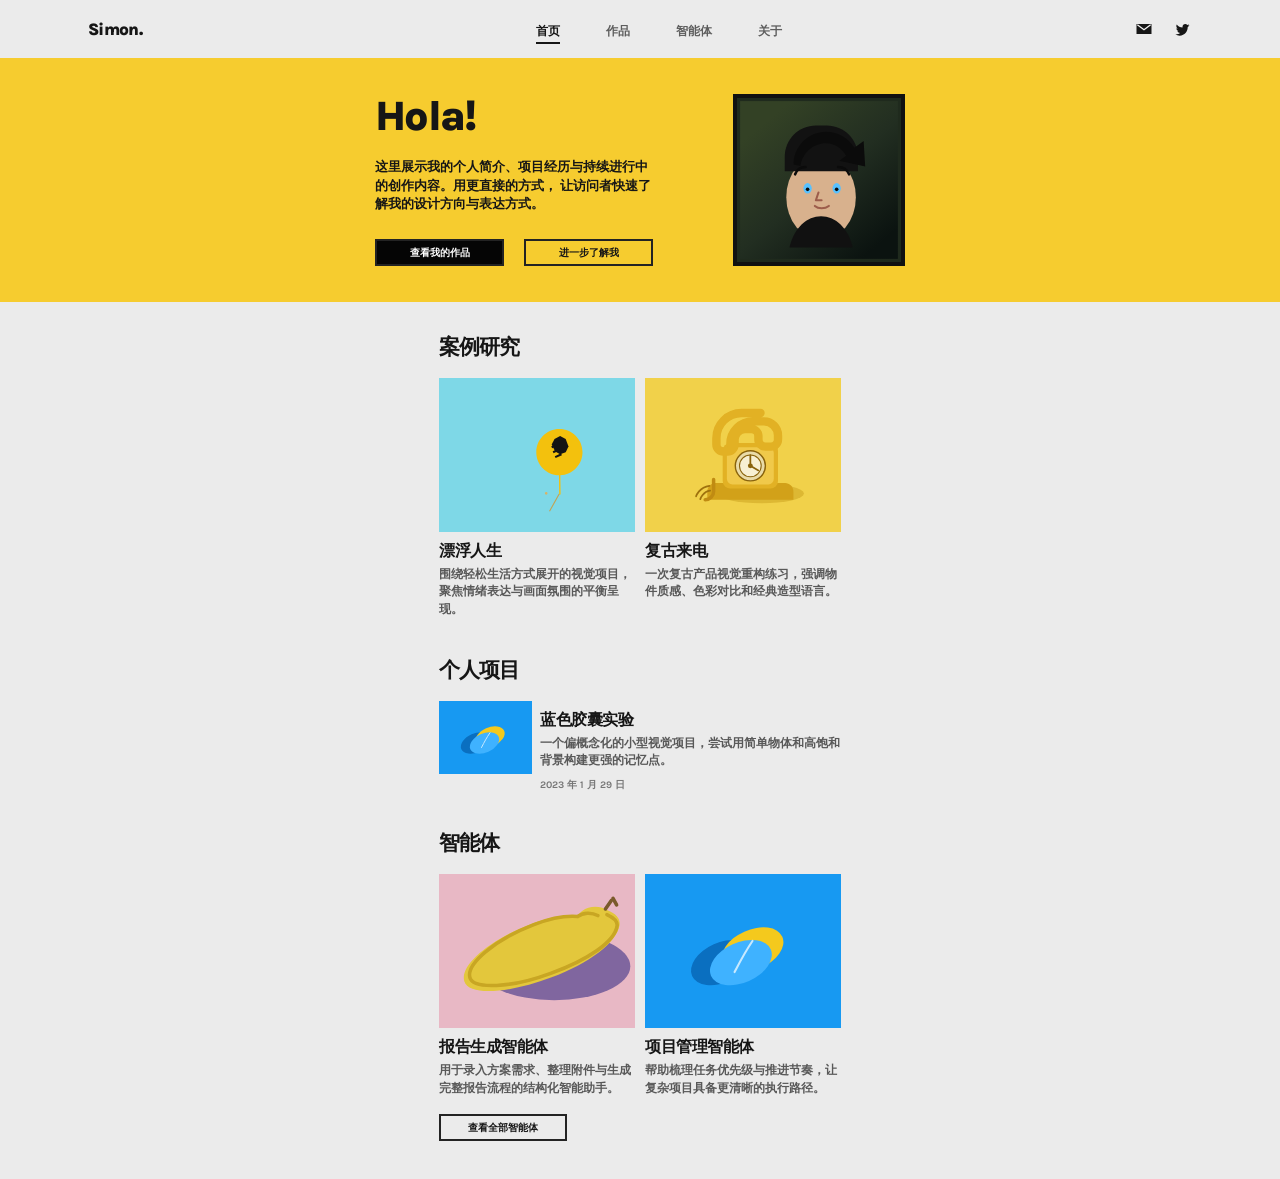
<file: index.html>
<!DOCTYPE html>
<html lang="zh-CN">
  <head>
    <meta charset="UTF-8" />
    <meta name="viewport" content="width=device-width, initial-scale=1.0" />
    <title>Simon. | 首页</title>
    <link rel="preconnect" href="https://fonts.googleapis.com" />
    <link rel="preconnect" href="https://fonts.gstatic.com" crossorigin />
    <link
      href="https://fonts.googleapis.com/css2?family=Karla:wght@400;700;800&display=swap"
      rel="stylesheet"
    />
    <link rel="stylesheet" href="./styles.css" />
  </head>
  <body>
    <div class="page-shell">
      <header class="topbar topbar-tall">
        <a class="brand" href="./index.html">Simon.</a>
        <nav class="main-nav" aria-label="主导航">
          <a class="active" href="./index.html">首页</a>
          <a href="./work.html">作品</a>
          <a href="./agent.html">智能体</a>
          <a href="./about.html">关于</a>
        </nav>
        <div class="social-shortcuts" aria-label="社交链接">
          <a href="#" aria-label="邮箱">
            <svg viewBox="0 0 24 24" aria-hidden="true">
              <path d="M3 6h18v12H3z" fill="currentColor"></path>
              <path d="M4 7l8 6 8-6" fill="none" stroke="#f3f3f3" stroke-width="1.5"></path>
            </svg>
          </a>
          <a href="#" aria-label="推特">
            <svg viewBox="0 0 24 24" aria-hidden="true">
              <path
                d="M21 7.4c-.6.3-1.3.5-2 .6.7-.4 1.2-1 1.5-1.8-.7.4-1.4.7-2.1.9A3.4 3.4 0 0 0 16 6c-1.9 0-3.4 1.6-3.4 3.5 0 .3 0 .5.1.8-2.8-.1-5.4-1.5-7-3.7-.3.5-.5 1.1-.5 1.8 0 1.2.6 2.3 1.6 3-.6 0-1.1-.2-1.6-.4 0 1.7 1.2 3.1 2.8 3.4-.3.1-.6.1-.9.1-.2 0-.4 0-.6-.1.4 1.4 1.8 2.4 3.3 2.4A6.8 6.8 0 0 1 4 18.2 9.5 9.5 0 0 0 9.2 20c6.2 0 9.6-5.2 9.6-9.7v-.4c.6-.5 1.2-1.1 1.7-1.8Z"
                fill="currentColor"
              ></path>
            </svg>
          </a>
        </div>
      </header>

      <main>
        <section class="hero">
          <div class="hero-inner">
            <div class="hero-copy">
              <h1>Hola!</h1>
              <p>
                这里展示我的个人简介、项目经历与持续进行中的创作内容。用更直接的方式，
                让访问者快速了解我的设计方向与表达方式。
              </p>
              <div class="hero-actions">
                <a class="btn btn-dark" href="./work.html">查看我的作品</a>
                <a class="btn btn-outline" href="./about.html">进一步了解我</a>
              </div>
            </div>
            <div class="hero-photo">
              <img src="./assets/profile-portrait.svg" alt="Simon ZHANG 头像" />
            </div>
          </div>
        </section>

        <section class="content-section" id="about">
          <div class="content-wrap">
            <section class="section-block">
              <h2>案例研究</h2>
              <div class="case-grid">
                <article class="case-card">
                  <a href="./work.html">
                    <img src="./assets/float-life.svg" alt="漂浮人生" />
                    <h3>漂浮人生</h3>
                    <p>围绕轻松生活方式展开的视觉项目，聚焦情绪表达与画面氛围的平衡呈现。</p>
                  </a>
                </article>
                <article class="case-card">
                  <a href="./work.html">
                    <img src="./assets/retro-call.svg" alt="复古来电" />
                    <h3>复古来电</h3>
                    <p>一次复古产品视觉重构练习，强调物件质感、色彩对比和经典造型语言。</p>
                  </a>
                </article>
              </div>
            </section>

            <section class="section-block">
              <h2>个人项目</h2>
              <article class="media-row">
                <img src="./assets/pills.svg" alt="蓝色胶囊实验" />
                <div>
                  <h3>蓝色胶囊实验</h3>
                  <p>
                    一个偏概念化的小型视觉项目，尝试用简单物体和高饱和背景构建更强的记忆点。
                  </p>
                  <time datetime="2023-01-29">2023 年 1 月 29 日</time>
                </div>
              </article>
            </section>

            <section class="section-block" id="recent-writing">
              <h2>智能体</h2>
              <div class="case-grid">
                <article class="case-card">
                  <a href="./report-list.html">
                    <img src="./assets/banana.svg" alt="报告生成智能体" />
                    <h3>报告生成智能体</h3>
                    <p>用于录入方案需求、整理附件与生成完整报告流程的结构化智能助手。</p>
                  </a>
                </article>
                <article class="case-card">
                  <a href="./agent.html">
                    <img src="./assets/pills.svg" alt="项目管理智能体" />
                    <h3>项目管理智能体</h3>
                    <p>帮助梳理任务优先级与推进节奏，让复杂项目具备更清晰的执行路径。</p>
                  </a>
                </article>
              </div>
              <a class="btn btn-outline posts-btn" href="./agent.html">查看全部智能体</a>
            </section>
          </div>
        </section>
      </main>
    </div>
  </body>
</html>
</file>
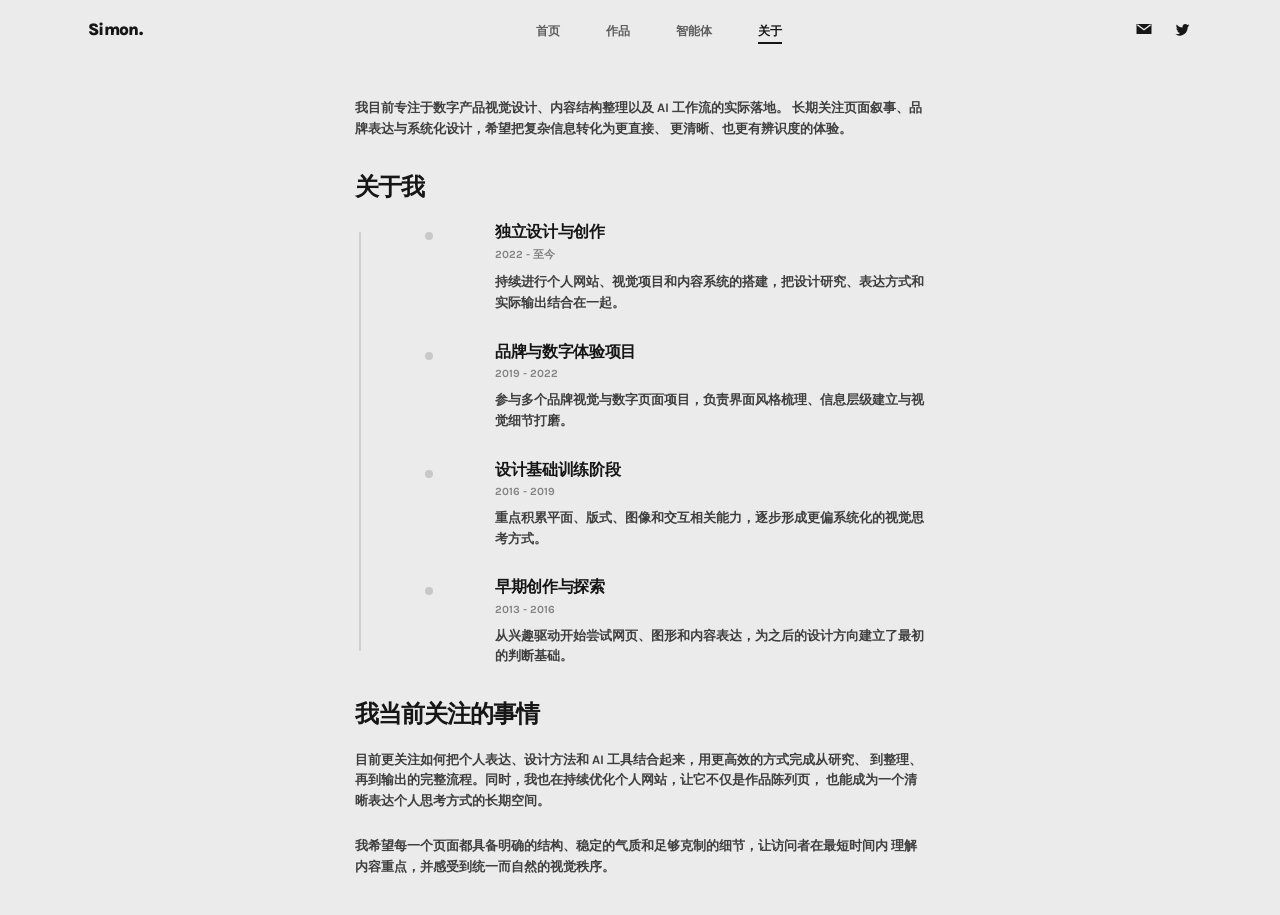
<file: about.html>
<!DOCTYPE html>
<html lang="zh-CN">
  <head>
    <meta charset="UTF-8" />
    <meta name="viewport" content="width=device-width, initial-scale=1.0" />
    <title>Simon. | 关于</title>
    <link rel="preconnect" href="https://fonts.googleapis.com" />
    <link rel="preconnect" href="https://fonts.gstatic.com" crossorigin />
    <link
      href="https://fonts.googleapis.com/css2?family=Karla:wght@400;700;800&display=swap"
      rel="stylesheet"
    />
    <link rel="stylesheet" href="./styles.css" />
  </head>
  <body>
    <div class="page-shell about-page">
      <header class="topbar topbar-tall">
        <a class="brand" href="./index.html">Simon.</a>
        <nav class="main-nav" aria-label="主导航">
          <a href="./index.html">首页</a>
          <a href="./work.html">作品</a>
          <a href="./agent.html">智能体</a>
          <a class="active" href="./about.html">关于</a>
        </nav>
        <div class="social-shortcuts" aria-label="社交链接">
          <a href="#" aria-label="邮箱">
            <svg viewBox="0 0 24 24" aria-hidden="true">
              <path d="M3 6h18v12H3z" fill="currentColor"></path>
              <path d="M4 7l8 6 8-6" fill="none" stroke="#f3f3f3" stroke-width="1.5"></path>
            </svg>
          </a>
          <a href="#" aria-label="推特">
            <svg viewBox="0 0 24 24" aria-hidden="true">
              <path
                d="M21 7.4c-.6.3-1.3.5-2 .6.7-.4 1.2-1 1.5-1.8-.7.4-1.4.7-2.1.9A3.4 3.4 0 0 0 16 6c-1.9 0-3.4 1.6-3.4 3.5 0 .3 0 .5.1.8-2.8-.1-5.4-1.5-7-3.7-.3.5-.5 1.1-.5 1.8 0 1.2.6 2.3 1.6 3-.6 0-1.1-.2-1.6-.4 0 1.7 1.2 3.1 2.8 3.4-.3.1-.6.1-.9.1-.2 0-.4 0-.6-.1.4 1.4 1.8 2.4 3.3 2.4A6.8 6.8 0 0 1 4 18.2 9.5 9.5 0 0 0 9.2 20c6.2 0 9.6-5.2 9.6-9.7v-.4c.6-.5 1.2-1.1 1.7-1.8Z"
                fill="currentColor"
              ></path>
            </svg>
          </a>
        </div>
      </header>

      <main class="content-section">
        <div class="about-wrap">
          <section class="about-intro">
            <p>
              我目前专注于数字产品视觉设计、内容结构整理以及 AI 工作流的实际落地。
              长期关注页面叙事、品牌表达与系统化设计，希望把复杂信息转化为更直接、
              更清晰、也更有辨识度的体验。
            </p>
          </section>

          <section class="about-section">
            <h1>关于我</h1>
            <div class="timeline">
              <article class="timeline-item">
                <div class="timeline-marker"></div>
                <div class="timeline-content">
                  <h3>独立设计与创作</h3>
                  <span>2022 - 至今</span>
                  <p>
                    持续进行个人网站、视觉项目和内容系统的搭建，把设计研究、表达方式和实际输出结合在一起。
                  </p>
                </div>
              </article>
              <article class="timeline-item">
                <div class="timeline-marker"></div>
                <div class="timeline-content">
                  <h3>品牌与数字体验项目</h3>
                  <span>2019 - 2022</span>
                  <p>
                    参与多个品牌视觉与数字页面项目，负责界面风格梳理、信息层级建立与视觉细节打磨。
                  </p>
                </div>
              </article>
              <article class="timeline-item">
                <div class="timeline-marker"></div>
                <div class="timeline-content">
                  <h3>设计基础训练阶段</h3>
                  <span>2016 - 2019</span>
                  <p>
                    重点积累平面、版式、图像和交互相关能力，逐步形成更偏系统化的视觉思考方式。
                  </p>
                </div>
              </article>
              <article class="timeline-item">
                <div class="timeline-marker"></div>
                <div class="timeline-content">
                  <h3>早期创作与探索</h3>
                  <span>2013 - 2016</span>
                  <p>
                    从兴趣驱动开始尝试网页、图形和内容表达，为之后的设计方向建立了最初的判断基础。
                  </p>
                </div>
              </article>
            </div>
          </section>

          <section class="about-section">
            <h2>我当前关注的事情</h2>
            <p>
              目前更关注如何把个人表达、设计方法和 AI 工具结合起来，用更高效的方式完成从研究、
              到整理、再到输出的完整流程。同时，我也在持续优化个人网站，让它不仅是作品陈列页，
              也能成为一个清晰表达个人思考方式的长期空间。
            </p>
            <p>
              我希望每一个页面都具备明确的结构、稳定的气质和足够克制的细节，让访问者在最短时间内
              理解内容重点，并感受到统一而自然的视觉秩序。
            </p>
          </section>
        </div>
      </main>
    </div>
  </body>
</html>
</file>
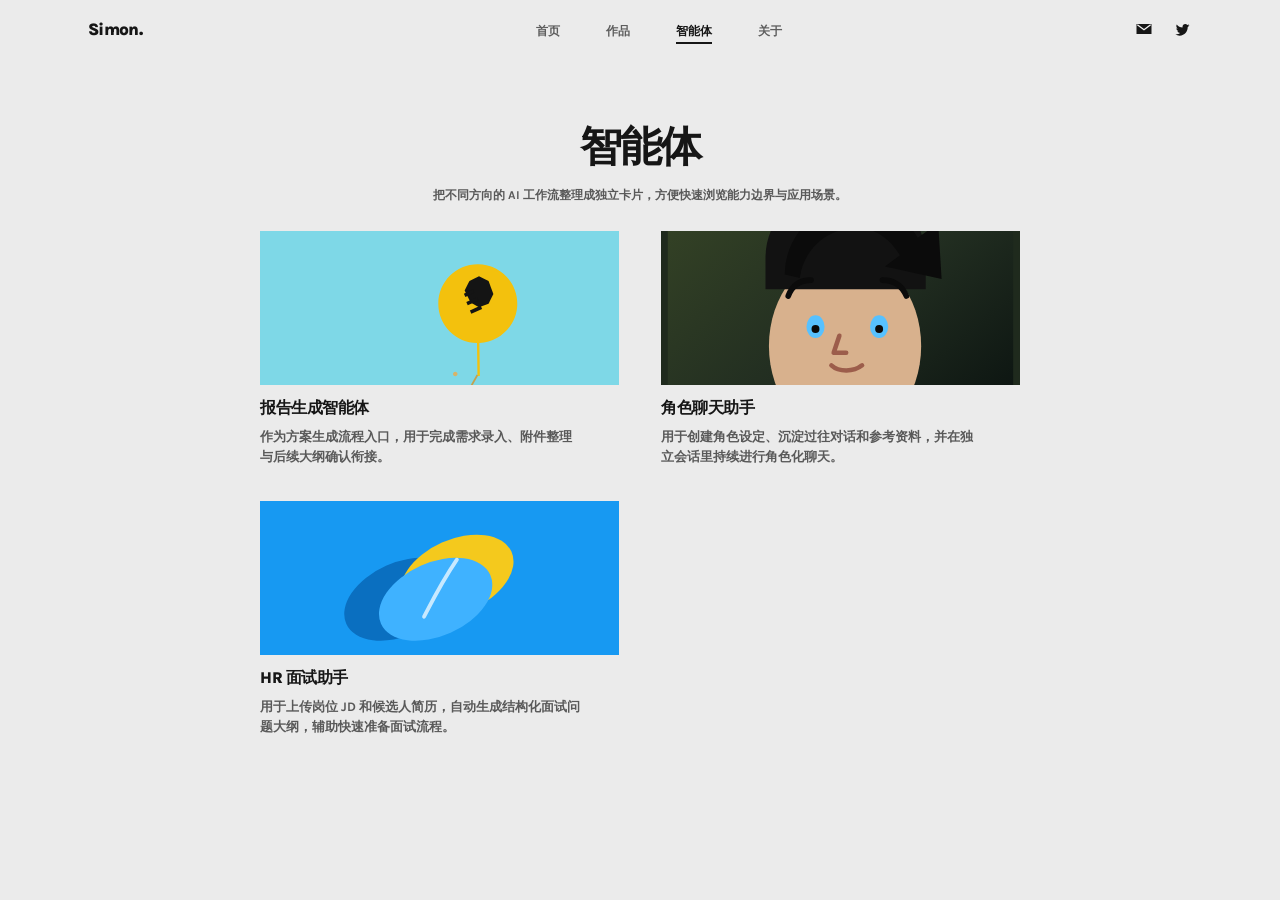
<file: agent.html>
<!DOCTYPE html>
<html lang="zh-CN">
  <head>
    <meta charset="UTF-8" />
    <meta name="viewport" content="width=device-width, initial-scale=1.0" />
    <title>Simon. | 智能体</title>
    <link rel="preconnect" href="https://fonts.googleapis.com" />
    <link rel="preconnect" href="https://fonts.gstatic.com" crossorigin />
    <link
      href="https://fonts.googleapis.com/css2?family=Karla:wght@400;700;800&display=swap"
      rel="stylesheet"
    />
    <link rel="stylesheet" href="./styles.css" />
  </head>
  <body>
    <div class="page-shell work-page agent-page">
      <header class="topbar topbar-tall">
        <a class="brand" href="./index.html">Simon.</a>
        <nav class="main-nav" aria-label="主导航">
          <a href="./index.html">首页</a>
          <a href="./work.html">作品</a>
          <a class="active" href="./agent.html">智能体</a>
          <a href="./about.html">关于</a>
        </nav>
        <div class="social-shortcuts" aria-label="社交链接">
          <a href="#" aria-label="邮箱">
            <svg viewBox="0 0 24 24" aria-hidden="true">
              <path d="M3 6h18v12H3z" fill="currentColor"></path>
              <path d="M4 7l8 6 8-6" fill="none" stroke="#f3f3f3" stroke-width="1.5"></path>
            </svg>
          </a>
          <a href="#" aria-label="推特">
            <svg viewBox="0 0 24 24" aria-hidden="true">
              <path
                d="M21 7.4c-.6.3-1.3.5-2 .6.7-.4 1.2-1 1.5-1.8-.7.4-1.4.7-2.1.9A3.4 3.4 0 0 0 16 6c-1.9 0-3.4 1.6-3.4 3.5 0 .3 0 .5.1.8-2.8-.1-5.4-1.5-7-3.7-.3.5-.5 1.1-.5 1.8 0 1.2.6 2.3 1.6 3-.6 0-1.1-.2-1.6-.4 0 1.7 1.2 3.1 2.8 3.4-.3.1-.6.1-.9.1-.2 0-.4 0-.6-.1.4 1.4 1.8 2.4 3.3 2.4A6.8 6.8 0 0 1 4 18.2 9.5 9.5 0 0 0 9.2 20c6.2 0 9.6-5.2 9.6-9.7v-.4c.6-.5 1.2-1.1 1.7-1.8Z"
                fill="currentColor"
              ></path>
            </svg>
          </a>
        </div>
      </header>

      <main class="content-section">
        <div class="content-wrap">
          <section class="page-intro">
            <h1>智能体</h1>
            <p>把不同方向的 AI 工作流整理成独立卡片，方便快速浏览能力边界与应用场景。</p>
          </section>

          <section class="section-block">
            <div class="case-grid">
              <article class="case-card">
                <a href="./report-list.html">
                  <img src="./assets/float-life.svg" alt="报告生成智能体" />
                  <h3>报告生成智能体</h3>
                  <p>作为方案生成流程入口，用于完成需求录入、附件整理与后续大纲确认衔接。</p>
                </a>
              </article>
              <article class="case-card">
                <a href="./role-chat.html">
                  <img src="./assets/profile-portrait.svg" alt="角色聊天助手" />
                  <h3>角色聊天助手</h3>
                  <p>用于创建角色设定、沉淀过往对话和参考资料，并在独立会话里持续进行角色化聊天。</p>
                </a>
              </article>
              <article class="case-card">
                <a href="./hr-interview.html">
                  <img src="./assets/pills.svg" alt="HR 面试助手" />
                  <h3>HR 面试助手</h3>
                  <p>用于上传岗位 JD 和候选人简历，自动生成结构化面试问题大纲，辅助快速准备面试流程。</p>
                </a>
              </article>
            </div>
          </section>
        </div>
      </main>
    </div>
  </body>
</html>
</file>
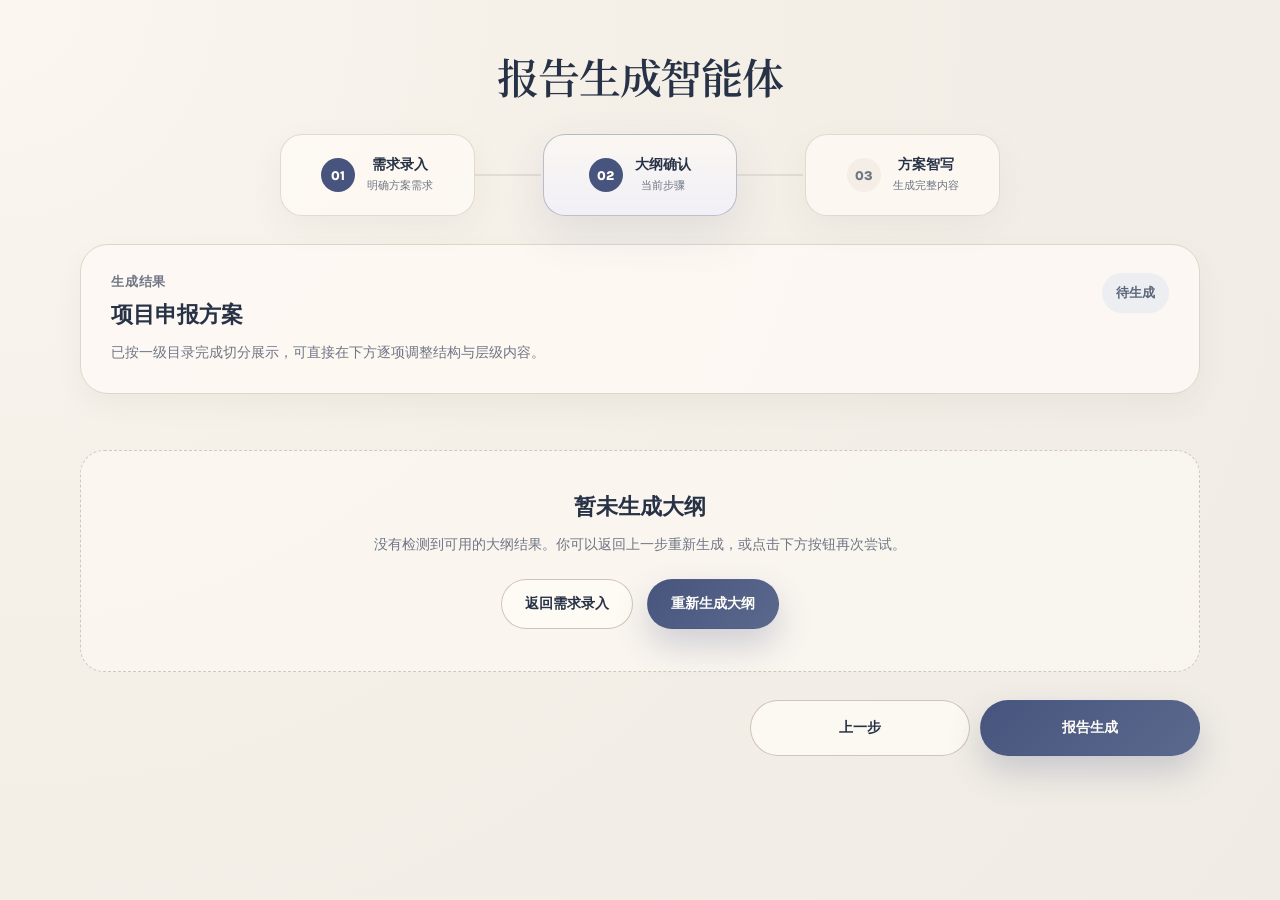
<file: report-outline.html>
<!DOCTYPE html>
<html lang="zh-CN">
  <head>
    <meta charset="UTF-8" />
    <meta name="viewport" content="width=device-width, initial-scale=1.0" />
    <title>Simon. | 大纲确认</title>
    <link rel="preconnect" href="https://fonts.googleapis.com" />
    <link rel="preconnect" href="https://fonts.gstatic.com" crossorigin />
    <link
      href="https://fonts.googleapis.com/css2?family=Karla:wght@400;500;700;800&family=Noto+Serif+SC:wght@500;600;700&display=swap"
      rel="stylesheet"
    />
    <script src="./prompt-config.js"></script>
    <script src="./report-task-store.js"></script>
    <link rel="stylesheet" href="./styles.css" />
  </head>
  <body>
    <div class="page-shell report-page">
      <main class="report-flow report-flow-outline">
        <section class="report-header">
          <div class="report-header-top">
            <div class="report-header-title">
              <h1>报告生成智能体</h1>
            </div>
          </div>

          <ol class="flow-stepper" aria-label="方案生成步骤">
            <li class="is-complete">
              <span class="step-index"><span class="step-index-label">01</span></span>
              <div>
                <strong>需求录入</strong>
                <span>明确方案需求</span>
              </div>
            </li>
            <li class="is-active">
              <span class="step-index"><span class="step-index-label">02</span></span>
              <div>
                <strong>大纲确认</strong>
                <span>当前步骤</span>
              </div>
            </li>
            <li>
              <span class="step-index"><span class="step-index-label">03</span></span>
              <div>
                <strong>方案智写</strong>
                <span>生成完整内容</span>
              </div>
            </li>
          </ol>
        </section>

        <section class="outline-summary-card">
          <div>
            <p class="outline-summary-eyebrow">生成结果</p>
            <h2 id="outlineSummaryTitle">项目申报方案</h2>
            <p id="outlineSummaryText">已按一级目录完成切分展示，可直接在下方逐项调整结构与层级内容。</p>
          </div>
          <span class="outline-status-pill" id="outlineStatus">已生成</span>
        </section>

        <section class="outline-grid" id="outlineGrid"></section>

        <div class="outline-empty-state" id="outlineEmptyState" hidden>
          <h2>暂未生成大纲</h2>
          <p>没有检测到可用的大纲结果。你可以返回上一步重新生成，或点击下方按钮再次尝试。</p>
          <div class="outline-empty-actions">
            <a class="report-btn report-btn-muted" href="./report-agent.html">返回需求录入</a>
            <button class="report-btn report-btn-primary" type="button" id="retryOutline">重新生成大纲</button>
          </div>
        </div>

        <div class="outline-modal" id="outlineModal" hidden>
          <div class="outline-modal-backdrop" data-close-modal="true"></div>
          <section class="outline-modal-panel" role="dialog" aria-modal="true" aria-labelledby="outlineModalTitle">
            <header class="outline-modal-header">
              <div>
                <p class="outline-modal-eyebrow">重新生成配置</p>
                <div class="outline-modal-title-block">
                  <p class="outline-modal-label">章节</p>
                  <h2 id="outlineModalTitle">章节名称</h2>
                </div>
              </div>
            </header>
            <div class="outline-modal-body">
              <div class="outline-modal-block">
                <h3>思路内容</h3>
                <textarea id="outlineModalThought" class="outline-modal-textarea" spellcheck="false"></textarea>
              </div>
              <div class="outline-modal-block">
                <h3>层级设置</h3>
                <div class="outline-modal-select-wrap">
                  <select id="outlineModalLevel" class="outline-modal-select" aria-label="层级设置">
                    <option value="1">1 级标题</option>
                    <option value="2">2 级标题</option>
                    <option value="3">3 级标题</option>
                    <option value="4">4 级标题</option>
                    <option value="5">5 级标题</option>
                  </select>
                </div>
              </div>
            </div>
            <div class="outline-modal-actions">
              <button type="button" class="report-btn report-btn-muted" id="outlineModalCancel">取消</button>
              <button type="button" class="report-btn report-btn-primary" id="outlineModalSubmit">重新生成</button>
            </div>
          </section>
        </div>

        <div class="outline-modal" id="knowledgeConfigModal" hidden>
          <div class="outline-modal-backdrop" data-close-knowledge-config="true"></div>
          <section class="outline-modal-panel outline-knowledge-modal-panel" role="dialog" aria-modal="true" aria-labelledby="knowledgeConfigTitle">
            <header class="outline-modal-header">
              <div>
                <p class="outline-modal-eyebrow">知识库配置</p>
                <div class="outline-modal-title-block">
                  <p class="outline-modal-label">章节</p>
                  <h2 id="knowledgeConfigTitle">章节名称</h2>
                </div>
              </div>
            </header>
            <div class="outline-modal-body">
              <div class="outline-modal-block">
                <h3>选择知识库</h3>
                <div class="outline-knowledge-list" id="knowledgeConfigList"></div>
              </div>
            </div>
            <div class="outline-modal-actions">
              <button type="button" class="report-btn report-btn-muted" id="knowledgeConfigCancel">取消</button>
              <button type="button" class="report-btn report-btn-primary" id="knowledgeConfigSubmit">保存</button>
            </div>
          </section>
        </div>

        <div class="outline-page-actions">
          <a class="report-btn report-btn-muted report-btn-wide" href="./report-agent.html">上一步</a>
          <a class="report-btn report-btn-primary report-btn-wide" href="./report-write.html">报告生成</a>
        </div>
      </main>
    </div>

    <script>
      const DRAFT_KEY = "report-agent-draft";
      const OUTLINE_KEY = "report-agent-outline";
      const BASE_URL = "https://api.siliconflow.cn/v1";
      const API_KEY = "sk-vhscuxbnmtrfabpusnssbbjfxszaslgpcrxegdnfpzlmvelv";
      const MODEL = "Qwen/Qwen3-8B";
      const API_URL = `${BASE_URL}/chat/completions`;
      const outlineGrid = document.getElementById("outlineGrid");
      const outlineEmptyState = document.getElementById("outlineEmptyState");
      const retryOutlineButton = document.getElementById("retryOutline");
      const outlineStatus = document.getElementById("outlineStatus");
      const outlineSummaryTitle = document.getElementById("outlineSummaryTitle");
      const outlineSummaryText = document.getElementById("outlineSummaryText");
      const modal = document.getElementById("outlineModal");
      const modalTitle = document.getElementById("outlineModalTitle");
      const modalThought = document.getElementById("outlineModalThought");
      const modalLevel = document.getElementById("outlineModalLevel");
      const modalCancel = document.getElementById("outlineModalCancel");
      const modalSubmit = document.getElementById("outlineModalSubmit");
      const knowledgeConfigModal = document.getElementById("knowledgeConfigModal");
      const knowledgeConfigTitle = document.getElementById("knowledgeConfigTitle");
      const knowledgeConfigList = document.getElementById("knowledgeConfigList");
      const knowledgeConfigCancel = document.getElementById("knowledgeConfigCancel");
      const knowledgeConfigSubmit = document.getElementById("knowledgeConfigSubmit");
      const KNOWLEDGE_KEY = "report-agent-knowledge-bases";

      let currentDraft = null;
      let outlineGroups = [];
      let currentRegenerateTopLevel = null;
      let currentKnowledgeConfigTopLevel = null;

      function hashText(text) {
        let hash = 0;
        for (let index = 0; index < text.length; index += 1) {
          hash = (hash * 31 + text.charCodeAt(index)) >>> 0;
        }
        return String(hash);
      }

      function buildDraftSignature(draft) {
        return hashText(`${draft.name || ""}::${draft.requirement || ""}`);
      }

      function setStatus(text, state) {
        outlineStatus.textContent = text;
        outlineStatus.dataset.state = state || "idle";
      }

      function escapeHtml(value) {
        return value
          .replaceAll("&", "&amp;")
          .replaceAll("<", "&lt;")
          .replaceAll(">", "&gt;")
          .replaceAll('"', "&quot;")
          .replaceAll("'", "&#39;");
      }

      function normalizeLine(line) {
        return line.replace(/\u3000/g, " ").trim();
      }

      function stripOutlineNumbering(value) {
        return normalizeLine(String(value || "").replace(/^\d+(?:\.\d+)*[\.．、\s]*/, ""));
      }

      function getLatestPromptConfig() {
        return window.ReportPromptConfig.getConfig();
      }

      function sanitizeOutlineResponse(rawText) {
        return rawText
          .replace(/<think[\s\S]*?<\/think>/gi, "")
          .replace(/^```(?:json|text|markdown)?\s*/gi, "")
          .replace(/\s*```$/gi, "")
          .split(/\r?\n/)
          .map(normalizeLine)
          .filter((line) => {
            if (!line) {
              return false;
            }
            if (/^```/.test(line)) {
              return false;
            }
            if (/^(以下是|以下为|下面是|这是|说明：|注：|备注：)/.test(line)) {
              return false;
            }
            return true;
          })
          .join("\n")
          .trim();
      }

      function parseOutlineText(rawText) {
        const lines = rawText
          .split(/\r?\n/)
          .map(normalizeLine)
          .filter(Boolean);
        const groups = [];
        const groupMap = new Map();
        const pattern = /^(\d+(?:\.\d+){0,4})[\.．、\s]*(.+)$/;

        lines.forEach((line) => {
          const match = line.match(pattern);
          if (!match) {
            return;
          }

          const numbering = match[1];
          const title = match[2].trim();
          const normalizedLine = `${numbering} ${title}`;
          const topLevel = numbering.split(".")[0];
          const level = numbering.split(".").length;

          if (level === 1) {
            const group = {
              topLevel,
              title: normalizedLine,
              lines: [normalizedLine]
            };
            groups.push(group);
            groupMap.set(topLevel, group);
            return;
          }

          const parentGroup = groupMap.get(topLevel);
          if (parentGroup) {
            parentGroup.lines.push(normalizedLine);
          }
        });

        return groups;
      }

      function parseOutlineTextForTopLevel(rawText, expectedTopLevelId, expectedGroupTitle) {
        const sanitized = sanitizeOutlineResponse(rawText);
        const lines = sanitized
          .split(/\r?\n/)
          .map(normalizeLine)
          .filter(Boolean);
        const pattern = /^(\d+(?:\.\d+){0,4})[\.．、\s]*(.+)$/;
        const scoped = [];

        lines.forEach((line) => {
          const match = line.match(pattern);
          if (!match) {
            return;
          }
          const numbering = match[1];
          const topLevel = numbering.split(".")[0];
          if (topLevel !== expectedTopLevelId) {
            return;
          }
          scoped.push(`${numbering} ${match[2].trim()}`);
        });

        if (!scoped.length) {
          return [];
        }

        const hasTopLevel = scoped.some((line) => line.split(" ")[0] === expectedTopLevelId);
        if (!hasTopLevel) {
          scoped.unshift(`${expectedTopLevelId} ${expectedGroupTitle}`);
        }

        return parseOutlineText(scoped.join("\n"));
      }

      function validateOutlineLevels(group, maxLevel) {
        const allowedLevel = Number(maxLevel);
        if (!group || !Array.isArray(group.lines) || !group.lines.length) {
          throw new Error("模型返回内容不是有效目录结构。");
        }

        const levelPattern = /^(\d+(?:\.\d+){0,4})\s+/;
        let hasChildLine = false;

        group.lines.forEach((line) => {
          const match = line.match(levelPattern);
          if (!match) {
            throw new Error("模型返回内容不是有效目录结构。");
          }
          const level = match[1].split(".").length;
          if (level > allowedLevel) {
            throw new Error(`模型返回目录超过 ${allowedLevel} 级，请收紧重新生成提示词。`);
          }
          if (level > 1) {
            hasChildLine = true;
          }
        });

        if (!hasChildLine && allowedLevel > 1) {
          throw new Error("未解析出目标一级目录的有效子目录，请检查提示词是否要求输出子级标题。");
        }
      }

      function serializeGroupLines(group) {
        return Array.isArray(group?.lines) ? group.lines.join("\n") : "";
      }

      function buildAttachmentContext(attachment) {
        if (!attachment) {
          return "无附件。";
        }

        const summary = [
          `附件名称：${attachment.name}`,
          `附件格式：${attachment.extension || attachment.type || "未知"}`,
          `附件大小：${attachment.size || 0} 字节`
        ];

        if (attachment.textContent) {
          summary.push("附件文本内容：");
          summary.push(attachment.textContent);
        } else {
          summary.push("附件内容说明：当前原型仅直接读取 txt 文本附件，其余格式暂以文件元信息参与生成。");
        }

        return summary.join("\n");
      }

      function renderPrompt(template, vars) {
        return window.ReportPromptConfig.render(template, vars);
      }

      async function requestOutlineJson(prompt, systemPrompt, maxTokens = 4096) {
        const response = await fetch(API_URL, {
          method: "POST",
          headers: {
            "Content-Type": "application/json",
            Authorization: `Bearer ${API_KEY}`
          },
          body: JSON.stringify({
            model: MODEL,
            temperature: 0.2,
            max_tokens: maxTokens,
            messages: [
              { role: "system", content: systemPrompt },
              { role: "user", content: prompt }
            ]
          })
        });

        const payload = await response.json();
        if (!response.ok) {
          throw new Error(payload.message || payload.error?.message || "大纲生成失败。");
        }

        const content = payload.choices?.[0]?.message?.content?.trim();
        if (!content) {
          throw new Error("模型没有返回可用内容。");
        }

        return content;
      }

      async function requestLevelOneBlueprint() {
        const promptConfig = getLatestPromptConfig();
        const prompt = renderPrompt(promptConfig.outlineLevelOneUser, {
          planName: currentDraft.name || "项目申报方案",
          requirement: currentDraft.requirement,
          attachmentContext: buildAttachmentContext(currentDraft.attachment)
        });

        const raw = await requestOutlineJson(
          prompt,
          promptConfig.outlineLevelOneSystem,
          2048
        );
        const sanitized = raw.replace(/^```json/i, "").replace(/^```/, "").replace(/```$/, "").trim();
        const parsed = JSON.parse(sanitized);
        if (!Array.isArray(parsed) || !parsed.length) {
          throw new Error("一级大纲结果为空。");
        }
        return parsed
          .map((item, index) => ({
            id: String(item.id || index + 1),
            title: normalizeLine(String(item.title || "")),
            thought: normalizeLine(String(item.thought || ""))
          }))
          .filter((item) => item.title);
      }

      async function requestDetailedOutlineForTopLevel(item) {
        const promptConfig = getLatestPromptConfig();
        const prompt = renderPrompt(promptConfig.outlineDetailUser, {
          topLevelId: item.id,
          topLevelTitle: item.title,
          planName: currentDraft.name || "项目申报方案",
          requirement: currentDraft.requirement,
          attachmentContext: buildAttachmentContext(currentDraft.attachment),
          thought: item.thought || "无"
        });

        return requestOutlineJson(
          prompt,
          promptConfig.outlineDetailSystem,
          4096
        );
      }

      function saveOutline() {
        if (!currentDraft) {
          return;
        }

        const payload = {
          signature: buildDraftSignature(currentDraft),
          groups: outlineGroups
        };
        window.ReportTaskStore.saveOutline(payload, { resetDoc: true });
      }

      function getKnowledgeBases() {
        try {
          const raw = localStorage.getItem(KNOWLEDGE_KEY);
          const parsed = raw ? JSON.parse(raw) : [];
          return Array.isArray(parsed) ? parsed : [];
        } catch (error) {
          return [];
        }
      }

      function renderOutline() {
        outlineGrid.innerHTML = "";
        const hasOutline = outlineGroups.length > 0;
        outlineEmptyState.hidden = hasOutline;

        if (!hasOutline) {
          return;
        }

        outlineGroups.forEach((group, groupIndex) => {
          const card = document.createElement("article");
          card.className = "outline-card outline-card-detail";
          card.dataset.topLevel = group.topLevel;

          const header = document.createElement("header");
          header.className = "outline-card-header";

          const title = document.createElement("h2");
          title.textContent = group.title;

          const actions = document.createElement("div");
          actions.className = "outline-chip-row";
          const knowledgeConfigText = group.knowledgeBaseIds?.length ? `知识库配置(${group.knowledgeBaseIds.length})` : "知识库配置";
          actions.innerHTML = `
            <button type="button" class="outline-chip-btn" data-action="knowledge-config">${knowledgeConfigText}</button>
            <button type="button" class="outline-chip-btn" data-action="regenerate">重新生成</button>
            <button type="button" class="outline-chip-btn" data-action="expand">展开</button>
            <button type="button" class="outline-chip-btn" data-action="delete">删除</button>
          `;

          header.append(title, actions);

          const content = document.createElement("div");
          content.className = "outline-scroll outline-list";
          content.contentEditable = "true";
          content.spellcheck = false;
          content.innerHTML = group.lines.map((line) => `<p>${escapeHtml(line)}</p>`).join("");

          content.addEventListener("input", () => {
            const newLines = content.innerText.split(/\r?\n/).map(normalizeLine).filter(Boolean);
            outlineGroups[groupIndex].lines = newLines;
            if (newLines[0]) {
              outlineGroups[groupIndex].title = newLines[0];
              title.textContent = newLines[0];
            }
            saveOutline();
          });

          actions.addEventListener("click", (event) => {
            const action = event.target.dataset.action;
            if (!action) {
              return;
            }

            if (action === "expand") {
              card.classList.toggle("is-expanded");
              event.target.textContent = card.classList.contains("is-expanded") ? "收起" : "展开";
              return;
            }

            if (action === "knowledge-config") {
              currentKnowledgeConfigTopLevel = group.topLevel;
              openKnowledgeConfigModal(group);
              return;
            }

            if (action === "delete") {
              outlineGroups = outlineGroups.filter((_, index) => index !== groupIndex);
              saveOutline();
              renderOutline();
              return;
            }

            if (action === "regenerate") {
              currentRegenerateTopLevel = group.topLevel;
              modalTitle.textContent = group.title;
              modalThought.value = group.thought || group.lines.join("\n");
              modalLevel.value = "3";
              modal.hidden = false;
            }
          });

          card.append(header, content);
          outlineGrid.appendChild(card);
        });
      }

      function openKnowledgeConfigModal(group) {
        const knowledgeBases = getKnowledgeBases();
        knowledgeConfigTitle.textContent = group.title;
        if (!knowledgeBases.length) {
          knowledgeConfigList.innerHTML = '<p class="outline-knowledge-empty">暂无可选知识库，请先前往知识库页面创建。</p>';
          knowledgeConfigModal.hidden = false;
          return;
        }

        const selected = new Set(group.knowledgeBaseIds || []);
        knowledgeConfigList.innerHTML = knowledgeBases
          .map((item) => {
            const checked = selected.has(item.id) ? "checked" : "";
            const description = escapeHtml(item.description || "暂无知识库描述。");
            return `
              <label class="outline-knowledge-item">
                <input type="checkbox" value="${escapeHtml(item.id)}" ${checked} />
                <span class="outline-knowledge-item-copy">
                  <strong>${escapeHtml(item.name)}</strong>
                  <em>${description}</em>
                </span>
              </label>
            `;
          })
          .join("");
        knowledgeConfigModal.hidden = false;
      }

      function closeKnowledgeConfigModal() {
        knowledgeConfigModal.hidden = true;
      }

      function saveKnowledgeConfig() {
        if (!currentKnowledgeConfigTopLevel) {
          closeKnowledgeConfigModal();
          return;
        }

        const selectedIds = Array.from(knowledgeConfigList.querySelectorAll('input[type="checkbox"]:checked')).map((input) => input.value);
        outlineGroups = outlineGroups.map((group) =>
          group.topLevel === currentKnowledgeConfigTopLevel
            ? {
                ...group,
                knowledgeBaseIds: selectedIds
              }
            : group
        );
        saveOutline();
        renderOutline();
        closeKnowledgeConfigModal();
      }

      async function regenerateFullOutline() {
        if (!currentDraft?.requirement?.trim()) {
          setStatus("缺少方案需求", "error");
          return;
        }

        retryOutlineButton.disabled = true;
        setStatus("生成中...", "loading");

        try {
          setStatus("生成一级目录...", "loading");
          const blueprint = await requestLevelOneBlueprint();
          const groups = [];
          for (let index = 0; index < blueprint.length; index += 1) {
            setStatus(`扩展第 ${index + 1}/${blueprint.length} 个一级章节...`, "loading");
            const content = await requestDetailedOutlineForTopLevel(blueprint[index]);
            const parsedGroups = parseOutlineText(content);
            const matchedGroup = parsedGroups.find((group) => group.topLevel === blueprint[index].id) || parsedGroups[0];
            if (!matchedGroup) {
              throw new Error(`一级章节 ${blueprint[index].id} 未解析出有效细纲。`);
            }
            groups.push({
              ...matchedGroup,
              thought: blueprint[index].thought || ""
            });
          }
          outlineGroups = groups;
          if (!outlineGroups.length) {
            throw new Error("未能解析出有效的大纲结构。");
          }
          saveOutline();
          renderOutline();
          setStatus(`已生成 ${outlineGroups.length} 个一级目录`, "success");
          outlineSummaryText.textContent = "已按一级目录完成切分展示，可直接在下方逐项调整结构与层级内容。";
        } catch (error) {
          setStatus(error.message, "error");
        } finally {
          retryOutlineButton.disabled = false;
        }
      }

      async function regenerateSection() {
        if (!currentRegenerateTopLevel || !currentDraft) {
          closeModal();
          return;
        }

        modalSubmit.disabled = true;
        modalSubmit.textContent = "生成中...";

        const targetGroup = outlineGroups.find((group) => group.topLevel === currentRegenerateTopLevel);
        if (!targetGroup) {
          modalSubmit.disabled = false;
          modalSubmit.textContent = "重新生成";
          closeModal();
          return;
        }

        const plainGroupTitle = stripOutlineNumbering(targetGroup.title);
        const promptConfig = getLatestPromptConfig();
        const prompt = renderPrompt(promptConfig.outlineRegenerateUser, {
          groupTitle: plainGroupTitle,
          planName: currentDraft.name || "项目申报方案",
          requirement: currentDraft.requirement,
          attachmentContext: buildAttachmentContext(currentDraft.attachment),
          thought: modalThought.value.trim(),
          maxLevel: modalLevel.value,
          topLevelId: currentRegenerateTopLevel
        });

        try {
          const content = await requestOutlineJson(
            prompt,
            promptConfig.outlineRegenerateSystem,
            4096
          );
          const parsedGroups = parseOutlineTextForTopLevel(content, currentRegenerateTopLevel, plainGroupTitle);
          const nextGroup = parsedGroups.find((group) => group.topLevel === currentRegenerateTopLevel) || parsedGroups[0];
          if (!nextGroup) {
            console.error("outline-regenerate-parse-failed", { currentRegenerateTopLevel, content });
            throw new Error("未解析出目标一级目录，请检查提示词是否要求第一行输出 1 级标题。");
          }
          validateOutlineLevels(nextGroup, modalLevel.value);
          const previousLines = serializeGroupLines(targetGroup);
          const nextLines = serializeGroupLines(nextGroup);
          if (!nextLines || nextLines === previousLines) {
            console.warn("outline-regenerate-no-change", {
              topLevel: currentRegenerateTopLevel,
              prompt,
              content,
              previousLines,
              nextLines
            });
            throw new Error("重新生成已完成，但模型返回结果与当前目录相同，请调整思路内容或层级设置后重试。");
          }
          outlineGroups = outlineGroups.map((group) =>
            group.topLevel === currentRegenerateTopLevel
              ? {
                  ...nextGroup,
                  thought: modalThought.value.trim()
                }
              : group
          );
          saveOutline();
          renderOutline();
          setStatus(`已更新章节 ${currentRegenerateTopLevel}`, "success");
          closeModal();
        } catch (error) {
          console.error("outline-regenerate-failed", {
            topLevel: currentRegenerateTopLevel,
            maxLevel: modalLevel.value,
            error,
            thought: modalThought.value.trim()
          });
          setStatus(error.message, "error");
        } finally {
          modalSubmit.disabled = false;
          modalSubmit.textContent = "重新生成";
        }
      }

      function restoreDraft() {
        const record = window.ReportTaskStore.ensureCurrentRecord();
        if (!record?.draft) {
          outlineEmptyState.hidden = false;
          setStatus("缺少需求", "error");
          return;
        }

        try {
          currentDraft = record.draft;
        } catch (error) {
          outlineEmptyState.hidden = false;
          setStatus("需求读取失败", "error");
          return;
        }

        outlineSummaryTitle.textContent = currentDraft.name || "项目申报方案";
      }

      function restoreOutline() {
        const record = window.ReportTaskStore.getCurrentRecord();
        const payload = record?.outline;
        if (!payload || !currentDraft) {
          outlineEmptyState.hidden = false;
          setStatus("待生成", "idle");
          return;
        }

        try {
          if (payload.signature !== buildDraftSignature(currentDraft)) {
            outlineEmptyState.hidden = false;
            setStatus("待生成", "idle");
            return;
          }
          outlineGroups = payload.groups || [];
          renderOutline();
          if (outlineGroups.length > 0) {
            setStatus(`已生成 ${outlineGroups.length} 个一级目录`, "success");
          } else {
            outlineEmptyState.hidden = false;
          }
        } catch (error) {
          outlineEmptyState.hidden = false;
          setStatus("大纲读取失败", "error");
        }
      }

      function closeModal() {
        modal.hidden = true;
      }

      retryOutlineButton.addEventListener("click", regenerateFullOutline);
      modalCancel.addEventListener("click", closeModal);
      modalSubmit.addEventListener("click", regenerateSection);
      knowledgeConfigCancel.addEventListener("click", closeKnowledgeConfigModal);
      knowledgeConfigSubmit.addEventListener("click", saveKnowledgeConfig);

      modal.addEventListener("click", (event) => {
        if (event.target.dataset.closeModal === "true") {
          closeModal();
        }
      });

      knowledgeConfigModal.addEventListener("click", (event) => {
        if (event.target.dataset.closeKnowledgeConfig === "true") {
          closeKnowledgeConfigModal();
        }
      });

      document.addEventListener("keydown", (event) => {
        if (event.key === "Escape" && !modal.hidden) {
          closeModal();
        }
        if (event.key === "Escape" && !knowledgeConfigModal.hidden) {
          closeKnowledgeConfigModal();
        }
      });

      restoreDraft();
      restoreOutline();
    </script>
  </body>
</html>
</file>
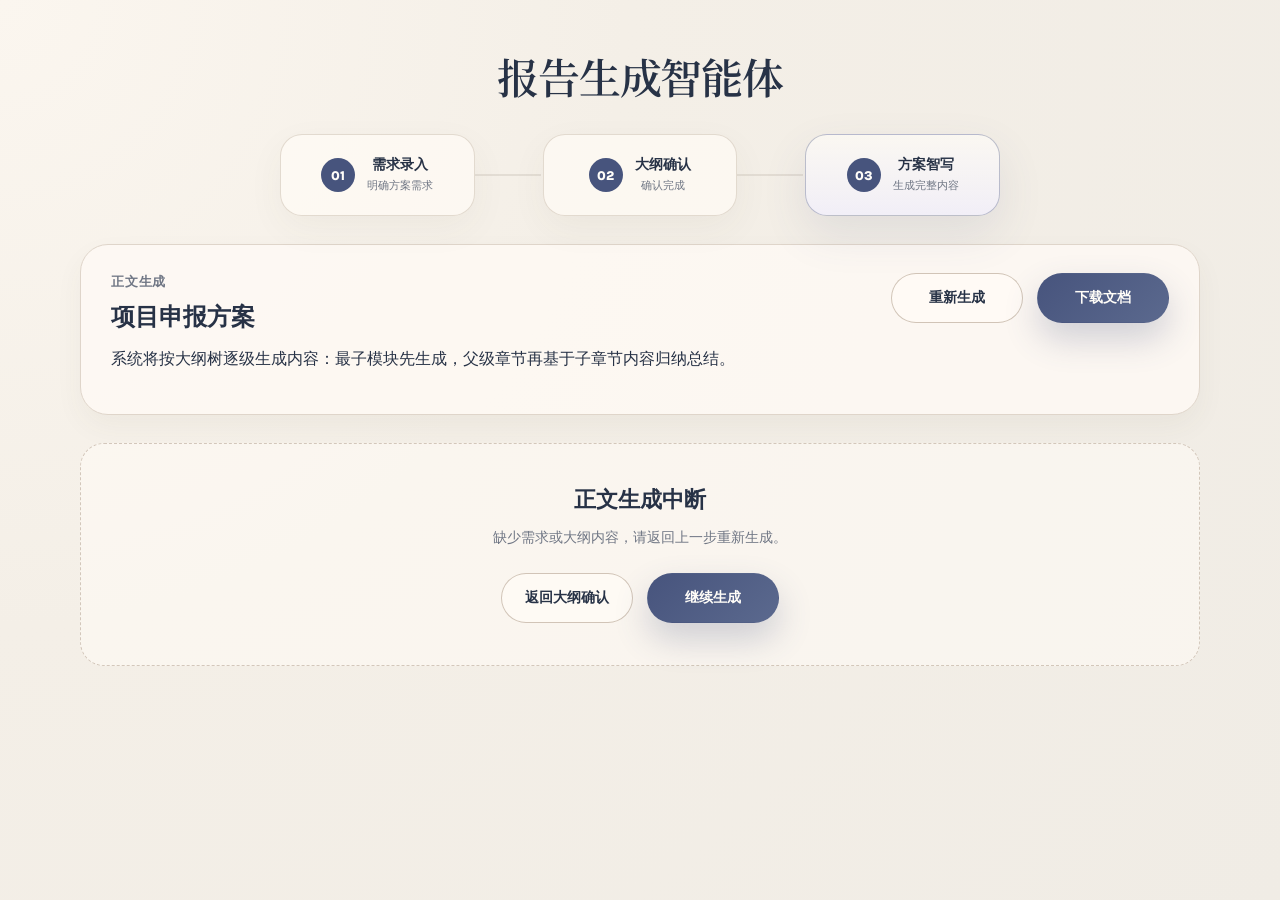
<file: report-write.html>
<!DOCTYPE html>
<html lang="zh-CN">
  <head>
    <meta charset="UTF-8" />
    <meta name="viewport" content="width=device-width, initial-scale=1.0" />
    <title>Simon. | 方案智写</title>
    <link rel="preconnect" href="https://fonts.googleapis.com" />
    <link rel="preconnect" href="https://fonts.gstatic.com" crossorigin />
    <link
      href="https://fonts.googleapis.com/css2?family=Karla:wght@400;500;700;800&family=Noto+Serif+SC:wght@500;600;700&display=swap"
      rel="stylesheet"
    />
    <script src="./prompt-config.js"></script>
    <script src="./report-task-store.js"></script>
    <link rel="stylesheet" href="./styles.css" />
  </head>
  <body>
    <div class="page-shell report-page write-page">
      <main class="report-flow report-flow-write-simple">
        <section class="report-header">
          <div class="report-header-top">
            <div class="report-header-title">
              <h1>报告生成智能体</h1>
            </div>
          </div>

          <ol class="flow-stepper" aria-label="方案生成步骤">
            <li class="is-complete">
              <span class="step-index"><span class="step-index-label">01</span></span>
              <div>
                <strong>需求录入</strong>
                <span>明确方案需求</span>
              </div>
            </li>
            <li class="is-complete">
              <span class="step-index"><span class="step-index-label">02</span></span>
              <div>
                <strong>大纲确认</strong>
                <span>确认完成</span>
              </div>
            </li>
            <li class="is-active">
              <span class="step-index"><span class="step-index-label">03</span></span>
              <div>
                <strong>方案智写</strong>
                <span>生成完整内容</span>
              </div>
            </li>
          </ol>
        </section>

        <section class="write-simple-topbar">
          <div>
            <p class="outline-summary-eyebrow">正文生成</p>
            <h2 id="writeDocTitle">项目申报方案</h2>
            <p id="writeDocDesc">系统将按大纲树逐级生成内容：最子模块先生成，父级章节再基于子章节内容归纳总结。</p>
          </div>
          <div class="write-doc-actions" id="writeDocActions" hidden>
            <button class="report-btn report-btn-muted" type="button" id="regenerateDoc">重新生成</button>
            <button class="report-btn report-btn-primary" type="button" id="downloadDoc">下载文档</button>
          </div>
        </section>

        <section class="write-progress-shell" id="writeProgressShell">
          <div class="write-progress-head">
            <div>
              <p class="write-progress-kicker">Hierarchical Generation</p>
              <h3 id="writeProgressTitle">正在生成正式正文</h3>
              <p id="writeProgressText">系统会从最末级标题开始逐一生成，再向上汇总为完整文档。</p>
            </div>
            <span class="outline-status-pill" id="writeProgressBadge">准备中</span>
          </div>

          <div class="write-progress-track">
            <div class="write-progress-fill" id="writeProgressFill"></div>
          </div>

          <div class="write-progress-stats">
            <span id="writeProgressPercent">0%</span>
            <span id="writeProgressCounter">0 / 0 节点</span>
          </div>

          <div class="write-progress-timeline" id="writeProgressTimeline"></div>
        </section>

        <section class="write-doc-shell" id="writeDocShell" hidden>
          <article class="write-doc-paper">
            <header class="write-doc-cover">
              <h1 id="writeDocPaperTitle">项目申报方案</h1>
            </header>
            <div id="writeDocContent"></div>
          </article>
        </section>

        <div class="outline-empty-state" id="writeErrorState" hidden>
          <h2>正文生成中断</h2>
          <p id="writeErrorText">当前未能成功生成正文内容。系统已保留断点，可继续从失败位置恢复。</p>
          <div class="outline-empty-actions">
            <a class="report-btn report-btn-muted" href="./report-outline.html">返回大纲确认</a>
            <button class="report-btn report-btn-primary" type="button" id="retryDocGeneration">继续生成</button>
          </div>
        </div>
      </main>
    </div>

    <script>
      const DRAFT_KEY = "report-agent-draft";
      const OUTLINE_KEY = "report-agent-outline";
      const DOC_KEY = "report-agent-doc";
      const DOC_PROGRESS_KEY = "report-agent-doc-progress";
      const BASE_URL = "https://api.siliconflow.cn/v1";
      const API_KEY = "sk-vhscuxbnmtrfabpusnssbbjfxszaslgpcrxegdnfpzlmvelv";
      const MODEL = "Qwen/Qwen3-8B";
      const API_URL = `${BASE_URL}/chat/completions`;
      const DOCUMENT_MAX_TOKENS = 8192;
      const promptConfig = window.ReportPromptConfig.getConfig();

      const writeDocTitle = document.getElementById("writeDocTitle");
      const writeDocDesc = document.getElementById("writeDocDesc");
      const writeDocPaperTitle = document.getElementById("writeDocPaperTitle");
      const writeDocContent = document.getElementById("writeDocContent");
      const writeDocActions = document.getElementById("writeDocActions");
      const downloadDocButton = document.getElementById("downloadDoc");
      const regenerateDocButton = document.getElementById("regenerateDoc");
      const retryDocGenerationButton = document.getElementById("retryDocGeneration");
      const writeProgressShell = document.getElementById("writeProgressShell");
      const writeProgressTitle = document.getElementById("writeProgressTitle");
      const writeProgressText = document.getElementById("writeProgressText");
      const writeProgressBadge = document.getElementById("writeProgressBadge");
      const writeProgressFill = document.getElementById("writeProgressFill");
      const writeProgressPercent = document.getElementById("writeProgressPercent");
      const writeProgressCounter = document.getElementById("writeProgressCounter");
      const writeProgressTimeline = document.getElementById("writeProgressTimeline");
      const writeDocShell = document.getElementById("writeDocShell");
      const writeErrorState = document.getElementById("writeErrorState");
      const writeErrorText = document.getElementById("writeErrorText");

      let currentDraft = null;
      let outlineGroups = [];
      let currentTree = [];
      let generationTasks = [];
      let generationMap = {};
      let progressState = null;
      let currentDoc = null;

      function isValidDocPayload(doc) {
        return Boolean(
          doc &&
            typeof doc.title === "string" &&
            typeof doc.html === "string" &&
            Number.isFinite(doc.taskCount) &&
            doc.taskCount >= 0 &&
            doc.generationMap &&
            typeof doc.generationMap === "object"
        );
      }

      function isValidProgressPayload(payload, signature) {
        return Boolean(
          payload &&
            payload.signature === signature &&
            payload.generatedMap &&
            typeof payload.generatedMap === "object" &&
            Number.isInteger(payload.nextIndex) &&
            payload.nextIndex >= 0
        );
      }

      function hashText(text) {
        let hash = 0;
        for (let index = 0; index < text.length; index += 1) {
          hash = (hash * 31 + text.charCodeAt(index)) >>> 0;
        }
        return String(hash);
      }

      function buildSignature(draft, groups) {
        return hashText(`${draft.name || ""}::${draft.requirement || ""}::${JSON.stringify(groups)}`);
      }

      function normalizeLine(line) {
        return line.replace(/\u3000/g, " ").trim();
      }

      function escapeHtml(value) {
        return value
          .replaceAll("&", "&amp;")
          .replaceAll("<", "&lt;")
          .replaceAll(">", "&gt;")
          .replaceAll('"', "&quot;")
          .replaceAll("'", "&#39;");
      }

      function escapeXml(value) {
        return escapeHtml(value);
      }

      function buildAttachmentContext(attachment) {
        if (!attachment) {
          return "无附件。";
        }

        const summary = [
          `附件名称：${attachment.name}`,
          `附件格式：${attachment.extension || attachment.type || "未知"}`,
          `附件大小：${attachment.size || 0} 字节`
        ];

        if (attachment.textContent) {
          summary.push("附件文本内容：");
          summary.push(attachment.textContent);
        } else {
          summary.push("附件内容说明：当前仅提供附件元信息。");
        }

        return summary.join("\n");
      }

      function renderPrompt(template, vars) {
        return window.ReportPromptConfig.render(template, vars);
      }

      function setProgress(percent, current, total, title, text, state) {
        writeProgressFill.style.width = `${percent}%`;
        writeProgressPercent.textContent = `${Math.round(percent)}%`;
        writeProgressCounter.textContent = `${current} / ${total} 节点`;
        writeProgressTitle.textContent = title;
        writeProgressText.textContent = text;
        writeProgressBadge.textContent = state;
        writeProgressBadge.dataset.state = state === "已完成" ? "success" : state === "失败" ? "error" : "loading";
      }

      function parseOutlineTree(groups) {
        const tree = [];
        const nodeMap = new Map();
        const pattern = /^(\d+(?:\.\d+){0,4})\s+(.+)$/;

        groups.forEach((group) => {
          group.lines.forEach((line) => {
            const match = line.match(pattern);
            if (!match) {
              return;
            }

            const id = match[1];
            const title = match[2].trim();
            const level = id.split(".").length;
            const node = nodeMap.get(id) || {
              id,
              title,
              level,
              children: []
            };
            node.title = title;
            node.level = level;
            nodeMap.set(id, node);

            if (level === 1) {
              if (!tree.find((item) => item.id === id)) {
                tree.push(node);
              }
              return;
            }

            const parentId = id.split(".").slice(0, -1).join(".");
            const parentNode = nodeMap.get(parentId) || {
              id: parentId,
              title: parentId,
              level: level - 1,
              children: []
            };
            nodeMap.set(parentId, parentNode);
            if (!parentNode.children.find((item) => item.id === id)) {
              parentNode.children.push(node);
            }
          });
        });

        return tree;
      }

      function flattenPostOrder(nodes, tasks = []) {
        nodes.forEach((node) => {
          if (node.children.length) {
            flattenPostOrder(node.children, tasks);
          }
          tasks.push(node);
        });
        return tasks;
      }

      function updateTimeline(tasks, activeId) {
        writeProgressTimeline.innerHTML = "";
        tasks.forEach((task, index) => {
          const item = document.createElement("div");
          item.className = "write-progress-item";
          const generated = Boolean(generationMap[task.id]);
          if (generated) {
            item.classList.add("is-complete");
          } else if (task.id === activeId) {
            item.classList.add("is-active");
          }
          item.innerHTML = `
            <span class="write-progress-item-index">${String(index + 1).padStart(2, "0")}</span>
            <div>
              <strong>${task.id} ${task.title}</strong>
              <span>${generated ? "已生成" : task.id === activeId ? "正在生成" : "等待中"}</span>
            </div>
          `;
          writeProgressTimeline.appendChild(item);
        });
      }

      async function requestNodeContent(node, childSummaries) {
        const isLeaf = node.children.length === 0;
        const prompt = renderPrompt(promptConfig.documentNodeUser, {
          nodeId: node.id,
          nodeTitle: node.title,
          planName: currentDraft.name || "项目申报方案",
          requirement: currentDraft.requirement,
          attachmentContext: buildAttachmentContext(currentDraft.attachment),
          nodeRoleInstruction: isLeaf
            ? "这是最末级模块，请输出边界清晰、论述完整的独立内容，尽可能充分展开，目标字数控制在 1800 至 2500 字左右。"
            : "这是父级模块，请基于下级模块内容写出归纳总结型内容，明确本节定位、边界与对下级模块的统摄关系。",
          nodeBoundaryInstruction: isLeaf
            ? "内容要求：聚焦本模块职责、建设内容、技术路径、实施方式、交付成果与价值，不要越界到兄弟模块。"
            : "内容要求：只做概括、统筹、归纳和承接，不替代下级模块的细节展开。",
          childSummaryLabel: childSummaries.length ? "下级模块摘要：" : "本节无下级模块摘要：",
          childSummaries: childSummaries.length ? childSummaries.join("\n\n") : "无"
        });

        const response = await fetch(API_URL, {
          method: "POST",
          headers: {
            "Content-Type": "application/json",
            Authorization: `Bearer ${API_KEY}`
          },
          body: JSON.stringify({
            model: MODEL,
            temperature: 0.35,
            max_tokens: DOCUMENT_MAX_TOKENS,
            messages: [
              {
                role: "system",
                content: promptConfig.documentNodeSystem
              },
              {
                role: "user",
                content: prompt
              }
            ]
          })
        });

        const payload = await response.json();
        if (!response.ok) {
          throw new Error(payload.message || payload.error?.message || `章节 ${node.id} 生成失败。`);
        }

        const content = payload.choices?.[0]?.message?.content?.trim();
        if (!content) {
          throw new Error(`章节 ${node.id} 未返回有效内容。`);
        }

        const sanitized = content.replace(/^```json/i, "").replace(/^```/, "").replace(/```$/, "").trim();
        let parsed;
        try {
          parsed = JSON.parse(sanitized);
        } catch (error) {
          throw new Error(`章节 ${node.id} 返回格式异常，无法解析 JSON。`);
        }

        const paragraphs = Array.isArray(parsed.paragraphs)
          ? parsed.paragraphs.map((item) => normalizeLine(String(item))).filter(Boolean)
          : [];

        if (!paragraphs.length) {
          throw new Error(`章节 ${node.id} 未返回有效段落。`);
        }

        return {
          id: node.id,
          title: parsed.title || `${node.id} ${node.title}`,
          level: node.level,
          paragraphs
        };
      }

      function saveProgressState() {
        if (!progressState) {
          return;
        }
        window.ReportTaskStore.saveDocProgress(progressState);
      }

      function saveDoc(doc) {
        window.ReportTaskStore.saveDoc(doc);
      }

      function buildSectionHtml(node) {
        const generated = generationMap[node.id];
        if (!generated || !Array.isArray(generated.paragraphs)) {
          throw new Error(`章节 ${node.id} 的缓存内容不完整，需要重新生成。`);
        }
        const tag = node.level === 1 ? "h2" : node.level === 2 ? "h3" : node.level === 3 ? "h4" : "h4";
        const paragraphs = generated.paragraphs
          .map((paragraph) => `<p>${escapeHtml(paragraph)}</p>`)
          .join("");
        const childrenHtml = node.children.map((child) => buildSectionHtml(child)).join("");
        return `<section class="generated-doc-section"><${tag}>${escapeHtml(generated.title)}</${tag}>${paragraphs}${childrenHtml}</section>`;
      }

      function buildDocumentHtml(tree) {
        return tree.map((node) => buildSectionHtml(node)).join("");
      }

      function renderDoc(doc) {
        writeDocContent.innerHTML = doc.html;
        writeDocShell.hidden = false;
        writeDocActions.hidden = false;
        writeProgressShell.hidden = true;
        writeErrorState.hidden = true;
        writeDocTitle.textContent = doc.title;
        writeDocPaperTitle.textContent = doc.title;
        writeDocDesc.textContent = "正文内容已逐级生成完成，下方展示为正式文档排版，可直接下载。";
      }

      function renderError(message) {
        writeProgressShell.hidden = true;
        writeDocShell.hidden = true;
        writeDocActions.hidden = true;
        writeErrorState.hidden = false;
        writeErrorText.textContent = message;
      }

      function createWordParagraph(text, options = {}) {
        const size = options.size || 24;
        const bold = options.bold ? "<w:b/>" : "";
        const center = options.center ? "<w:jc w:val=\"center\"/>" : "";
        const firstLine = options.firstLine ? `<w:ind w:firstLine="${options.firstLine}"/>` : "";
        const spacing = `<w:spacing w:before="${options.before || 0}" w:after="${options.after || 0}" w:line="${options.line || 480}" w:lineRule="auto"/>`;
        const keepNext = options.keepNext ? "<w:keepNext/>" : "";
        return `
          <w:p>
            <w:pPr>${center}${firstLine}${spacing}${keepNext}</w:pPr>
            <w:r>
              <w:rPr>${bold}<w:sz w:val="${size}"/><w:szCs w:val="${size}"/></w:rPr>
              <w:t xml:space="preserve">${escapeXml(text)}</w:t>
            </w:r>
          </w:p>
        `;
      }

      function buildWordDocumentXml(doc) {
        const body = [];
        body.push(createWordParagraph(doc.title, { size: 36, bold: true, center: true, after: 360, line: 560 }));

        const appendNode = (node) => {
          const generated = generationMap[node.id];
          const sizeMap = { 1: 32, 2: 30, 3: 28, 4: 26, 5: 24 };
          body.push(
            createWordParagraph(generated.title, {
              size: sizeMap[node.level] || 24,
              bold: true,
              before: node.level === 1 ? 280 : 220,
              after: 140,
              line: 420,
              keepNext: true
            })
          );
          generated.paragraphs.forEach((paragraph) => {
            body.push(
              createWordParagraph(paragraph, {
                size: 24,
                firstLine: 420,
                after: 120,
                line: 520
              })
            );
          });
          node.children.forEach(appendNode);
        };

        currentTree.forEach(appendNode);

        return `
<?xml version="1.0" encoding="UTF-8" standalone="yes"?>
<w:document xmlns:wpc="http://schemas.microsoft.com/office/word/2010/wordprocessingCanvas"
  xmlns:mc="http://schemas.openxmlformats.org/markup-compatibility/2006"
  xmlns:o="urn:schemas-microsoft-com:office:office"
  xmlns:r="http://schemas.openxmlformats.org/officeDocument/2006/relationships"
  xmlns:m="http://schemas.openxmlformats.org/officeDocument/2006/math"
  xmlns:v="urn:schemas-microsoft-com:vml"
  xmlns:wp14="http://schemas.microsoft.com/office/word/2010/wordprocessingDrawing"
  xmlns:wp="http://schemas.openxmlformats.org/drawingml/2006/wordprocessingDrawing"
  xmlns:w10="urn:schemas-microsoft-com:office:word"
  xmlns:w="http://schemas.openxmlformats.org/wordprocessingml/2006/main"
  xmlns:w14="http://schemas.microsoft.com/office/word/2010/wordml"
  xmlns:w15="http://schemas.microsoft.com/office/word/2012/wordml"
  xmlns:w16cex="http://schemas.microsoft.com/office/word/2018/wordml/cex"
  xmlns:w16cid="http://schemas.microsoft.com/office/word/2016/wordml/cid"
  xmlns:w16="http://schemas.microsoft.com/office/word/2018/wordml"
  xmlns:w16du="http://schemas.microsoft.com/office/word/2023/wordml/word16du"
  xmlns:w16sdtdh="http://schemas.microsoft.com/office/word/2020/wordml/sdtdatahash"
  xmlns:w16sdtfl="http://schemas.microsoft.com/office/word/2024/wordml/sdtformatlock"
  xmlns:w16se="http://schemas.microsoft.com/office/word/2015/wordml/symex"
  mc:Ignorable="w14 w15 w16se w16cid w16 w16cex w16sdtdh w16sdtfl w16du wp14">
  <w:body>
    ${body.join("")}
    <w:sectPr>
      <w:pgSz w:w="11906" w:h="16838"/>
      <w:pgMar w:top="1440" w:right="1440" w:bottom="1440" w:left="1440" w:header="708" w:footer="708" w:gutter="0"/>
    </w:sectPr>
  </w:body>
</w:document>
        `.trim();
      }

      function crc32(buffer) {
        const table = crc32.table || (crc32.table = (() => {
          const values = [];
          for (let i = 0; i < 256; i += 1) {
            let c = i;
            for (let k = 0; k < 8; k += 1) {
              c = c & 1 ? 0xedb88320 ^ (c >>> 1) : c >>> 1;
            }
            values[i] = c >>> 0;
          }
          return values;
        })());
        let crc = 0 ^ -1;
        for (let i = 0; i < buffer.length; i += 1) {
          crc = (crc >>> 8) ^ table[(crc ^ buffer[i]) & 0xff];
        }
        return (crc ^ -1) >>> 0;
      }

      function toDosDateTime(date) {
        const year = Math.max(date.getFullYear(), 1980);
        const dosTime = (date.getHours() << 11) | (date.getMinutes() << 5) | (Math.floor(date.getSeconds() / 2));
        const dosDate = ((year - 1980) << 9) | ((date.getMonth() + 1) << 5) | date.getDate();
        return { dosTime, dosDate };
      }

      function createZip(files) {
        const encoder = new TextEncoder();
        const fileEntries = [];
        const centralEntries = [];
        let offset = 0;
        const now = toDosDateTime(new Date());

        files.forEach((file) => {
          const nameBytes = encoder.encode(file.name);
          const dataBytes = encoder.encode(file.content);
          const crc = crc32(dataBytes);

          const localHeader = new Uint8Array(30 + nameBytes.length + dataBytes.length);
          const localView = new DataView(localHeader.buffer);
          localView.setUint32(0, 0x04034b50, true);
          localView.setUint16(4, 20, true);
          localView.setUint16(6, 0, true);
          localView.setUint16(8, 0, true);
          localView.setUint16(10, now.dosTime, true);
          localView.setUint16(12, now.dosDate, true);
          localView.setUint32(14, crc, true);
          localView.setUint32(18, dataBytes.length, true);
          localView.setUint32(22, dataBytes.length, true);
          localView.setUint16(26, nameBytes.length, true);
          localView.setUint16(28, 0, true);
          localHeader.set(nameBytes, 30);
          localHeader.set(dataBytes, 30 + nameBytes.length);

          const central = new Uint8Array(46 + nameBytes.length);
          const centralView = new DataView(central.buffer);
          centralView.setUint32(0, 0x02014b50, true);
          centralView.setUint16(4, 20, true);
          centralView.setUint16(6, 20, true);
          centralView.setUint16(8, 0, true);
          centralView.setUint16(10, 0, true);
          centralView.setUint16(12, now.dosTime, true);
          centralView.setUint16(14, now.dosDate, true);
          centralView.setUint32(16, crc, true);
          centralView.setUint32(20, dataBytes.length, true);
          centralView.setUint32(24, dataBytes.length, true);
          centralView.setUint16(28, nameBytes.length, true);
          centralView.setUint16(30, 0, true);
          centralView.setUint16(32, 0, true);
          centralView.setUint16(34, 0, true);
          centralView.setUint16(36, 0, true);
          centralView.setUint32(38, 0, true);
          centralView.setUint32(42, offset, true);
          central.set(nameBytes, 46);

          fileEntries.push(localHeader);
          centralEntries.push(central);
          offset += localHeader.length;
        });

        const centralSize = centralEntries.reduce((sum, item) => sum + item.length, 0);
        const end = new Uint8Array(22);
        const endView = new DataView(end.buffer);
        endView.setUint32(0, 0x06054b50, true);
        endView.setUint16(8, files.length, true);
        endView.setUint16(10, files.length, true);
        endView.setUint32(12, centralSize, true);
        endView.setUint32(16, offset, true);
        endView.setUint16(20, 0, true);

        return new Blob([...fileEntries, ...centralEntries, end], {
          type: "application/vnd.openxmlformats-officedocument.wordprocessingml.document"
        });
      }

      function buildDocxBlob(doc) {
        const documentXml = buildWordDocumentXml(doc);
        const coreXml = `
<?xml version="1.0" encoding="UTF-8" standalone="yes"?>
<cp:coreProperties xmlns:cp="http://schemas.openxmlformats.org/package/2006/metadata/core-properties"
  xmlns:dc="http://purl.org/dc/elements/1.1/"
  xmlns:dcterms="http://purl.org/dc/terms/"
  xmlns:dcmitype="http://purl.org/dc/dcmitype/"
  xmlns:xsi="http://www.w3.org/2001/XMLSchema-instance">
  <dc:title>${escapeXml(doc.title)}</dc:title>
  <dc:creator>OpenAI Codex</dc:creator>
  <cp:lastModifiedBy>OpenAI Codex</cp:lastModifiedBy>
</cp:coreProperties>
        `.trim();

        const appXml = `
<?xml version="1.0" encoding="UTF-8" standalone="yes"?>
<Properties xmlns="http://schemas.openxmlformats.org/officeDocument/2006/extended-properties"
  xmlns:vt="http://schemas.openxmlformats.org/officeDocument/2006/docPropsVTypes">
  <Application>Microsoft Office Word</Application>
</Properties>
        `.trim();

        const contentTypesXml = `
<?xml version="1.0" encoding="UTF-8" standalone="yes"?>
<Types xmlns="http://schemas.openxmlformats.org/package/2006/content-types">
  <Default Extension="rels" ContentType="application/vnd.openxmlformats-package.relationships+xml"/>
  <Default Extension="xml" ContentType="application/xml"/>
  <Override PartName="/word/document.xml" ContentType="application/vnd.openxmlformats-officedocument.wordprocessingml.document.main+xml"/>
  <Override PartName="/docProps/core.xml" ContentType="application/vnd.openxmlformats-package.core-properties+xml"/>
  <Override PartName="/docProps/app.xml" ContentType="application/vnd.openxmlformats-officedocument.extended-properties+xml"/>
</Types>
        `.trim();

        const rootRelsXml = `
<?xml version="1.0" encoding="UTF-8" standalone="yes"?>
<Relationships xmlns="http://schemas.openxmlformats.org/package/2006/relationships">
  <Relationship Id="rId1" Type="http://schemas.openxmlformats.org/officeDocument/2006/relationships/officeDocument" Target="word/document.xml"/>
  <Relationship Id="rId2" Type="http://schemas.openxmlformats.org/package/2006/relationships/metadata/core-properties" Target="docProps/core.xml"/>
  <Relationship Id="rId3" Type="http://schemas.openxmlformats.org/officeDocument/2006/relationships/extended-properties" Target="docProps/app.xml"/>
</Relationships>
        `.trim();

        return createZip([
          { name: "[Content_Types].xml", content: contentTypesXml },
          { name: "_rels/.rels", content: rootRelsXml },
          { name: "docProps/core.xml", content: coreXml },
          { name: "docProps/app.xml", content: appXml },
          { name: "word/document.xml", content: documentXml }
        ]);
      }

      function downloadDocx() {
        if (!currentDoc) {
          return;
        }
        const blob = buildDocxBlob(currentDoc);
        const url = URL.createObjectURL(blob);
        const link = document.createElement("a");
        link.href = url;
        link.download = `${currentDoc.title}.docx`;
        document.body.appendChild(link);
        link.click();
        link.remove();
        URL.revokeObjectURL(url);
      }

      async function generateDocument(force = false) {
        if (!currentDraft || !outlineGroups.length) {
          renderError("缺少有效的大纲内容，请返回上一步重新生成大纲。");
          return;
        }

        const signature = buildSignature(currentDraft, outlineGroups);
        const currentRecord = window.ReportTaskStore.getCurrentRecord();
        if (!force) {
          const savedDoc = currentRecord?.doc;
          if (savedDoc) {
            if (savedDoc.signature === signature && isValidDocPayload(savedDoc)) {
              currentDoc = savedDoc;
              generationMap = savedDoc.generationMap || {};
              renderDoc(savedDoc);
              return;
            }
            window.ReportTaskStore.clearDocState("大纲已生成");
          }
        } else {
          window.ReportTaskStore.clearDocState("大纲已生成");
          generationMap = {};
        }

        writeProgressShell.hidden = false;
        writeDocShell.hidden = true;
        writeDocActions.hidden = true;
        writeErrorState.hidden = true;

        const signatureState = buildSignature(currentDraft, outlineGroups);
        const rawProgress = window.ReportTaskStore.getCurrentRecord()?.docProgress || null;
        progressState = {
          signature: signatureState,
          generatedMap: {},
          nextIndex: 0,
          retries: {},
          failedNodeId: null
        };

        if (rawProgress && !force) {
          if (isValidProgressPayload(rawProgress, signatureState)) {
            progressState = rawProgress;
          }
          if (!isValidProgressPayload(progressState, signatureState)) {
            window.ReportTaskStore.saveDocProgress({
              signature: signatureState,
              generatedMap: {},
              nextIndex: 0,
              retries: {},
              failedNodeId: null
            });
            progressState = {
              signature: signatureState,
              generatedMap: {},
              nextIndex: 0,
              retries: {},
              failedNodeId: null
            };
          }
        }

        generationMap = progressState.generatedMap || {};
        updateTimeline(generationTasks, generationTasks[Math.min(progressState.nextIndex, generationTasks.length - 1)]?.id);

        for (let index = progressState.nextIndex; index < generationTasks.length; index += 1) {
          const task = generationTasks[index];
          const childSummaries = task.children
            .map((child) => generationMap[child.id])
            .filter(Boolean)
            .map((child) => `${child.title}\n${child.paragraphs.join("\n")}`);

          const attempt = progressState.retries[task.id] || 0;
          updateTimeline(generationTasks, task.id);
          setProgress(
            (index / generationTasks.length) * 100,
            index,
            generationTasks.length,
            "正在逐级生成正式正文",
            `当前章节：${task.id} ${task.title}${attempt ? `（第 ${attempt + 1} 次尝试）` : ""}`,
            "生成中"
          );

          try {
            const result = await requestNodeContent(task, childSummaries);
            generationMap[task.id] = result;
            progressState.generatedMap = generationMap;
            progressState.nextIndex = index + 1;
            progressState.failedNodeId = null;
            saveProgressState();
          } catch (error) {
            progressState.failedNodeId = task.id;
            progressState.retries[task.id] = attempt + 1;
            saveProgressState();

            if (attempt < 2) {
              index -= 1;
              continue;
            }

            setProgress(
              (index / generationTasks.length) * 100,
              index,
              generationTasks.length,
              "正文生成中断",
              `章节 ${task.id} 失败，已保存进度，可继续生成。`,
              "失败"
            );
            renderError(error.message || `章节 ${task.id} 生成失败。`);
            return;
          }
        }

        updateTimeline(generationTasks, generationTasks.length);
        setProgress(100, generationTasks.length, generationTasks.length, "正文生成完成", "全部章节已按层级生成并完成归纳汇总。", "已完成");

        let html = "";
        try {
          html = buildDocumentHtml(currentTree);
        } catch (error) {
          window.ReportTaskStore.clearDocState("大纲已生成");
          renderError(error.message || "文档缓存异常，请重新生成。");
          return;
        }
        currentDoc = {
          signature: signatureState,
          title: currentDraft.name || "项目申报方案",
          taskCount: generationTasks.length,
          generationMap,
          html
        };
        saveDoc(currentDoc);
        renderDoc(currentDoc);
      }

      function restoreContext() {
        const record = window.ReportTaskStore.ensureCurrentRecord();
        const rawDraft = record?.draft;
        const rawOutline = record?.outline;

        if (!rawDraft || !rawOutline) {
          renderError("缺少需求或大纲内容，请返回上一步重新生成。");
          return false;
        }

        try {
          currentDraft = rawDraft;
          const outlinePayload = rawOutline;
          outlineGroups = outlinePayload.groups || [];
        } catch (error) {
          renderError("读取历史数据失败，请返回上一步重新生成。");
          return false;
        }

        currentTree = parseOutlineTree(outlineGroups);
        generationTasks = flattenPostOrder(currentTree, []);
        writeDocTitle.textContent = currentDraft.name || "项目申报方案";
        writeDocPaperTitle.textContent = currentDraft.name || "项目申报方案";
        return generationTasks.length > 0;
      }

      downloadDocButton.addEventListener("click", downloadDocx);
      regenerateDocButton.addEventListener("click", () => generateDocument(true));
      retryDocGenerationButton.addEventListener("click", () => generateDocument(false));

      if (restoreContext()) {
        updateTimeline(generationTasks, generationTasks[0]?.id || null);
        setProgress(0, 0, generationTasks.length, "正在准备正文生成", "系统正在读取大纲树并建立最末级优先的生成队列。", "准备中");
        generateDocument();
      }
    </script>
  </body>
</html>
</file>
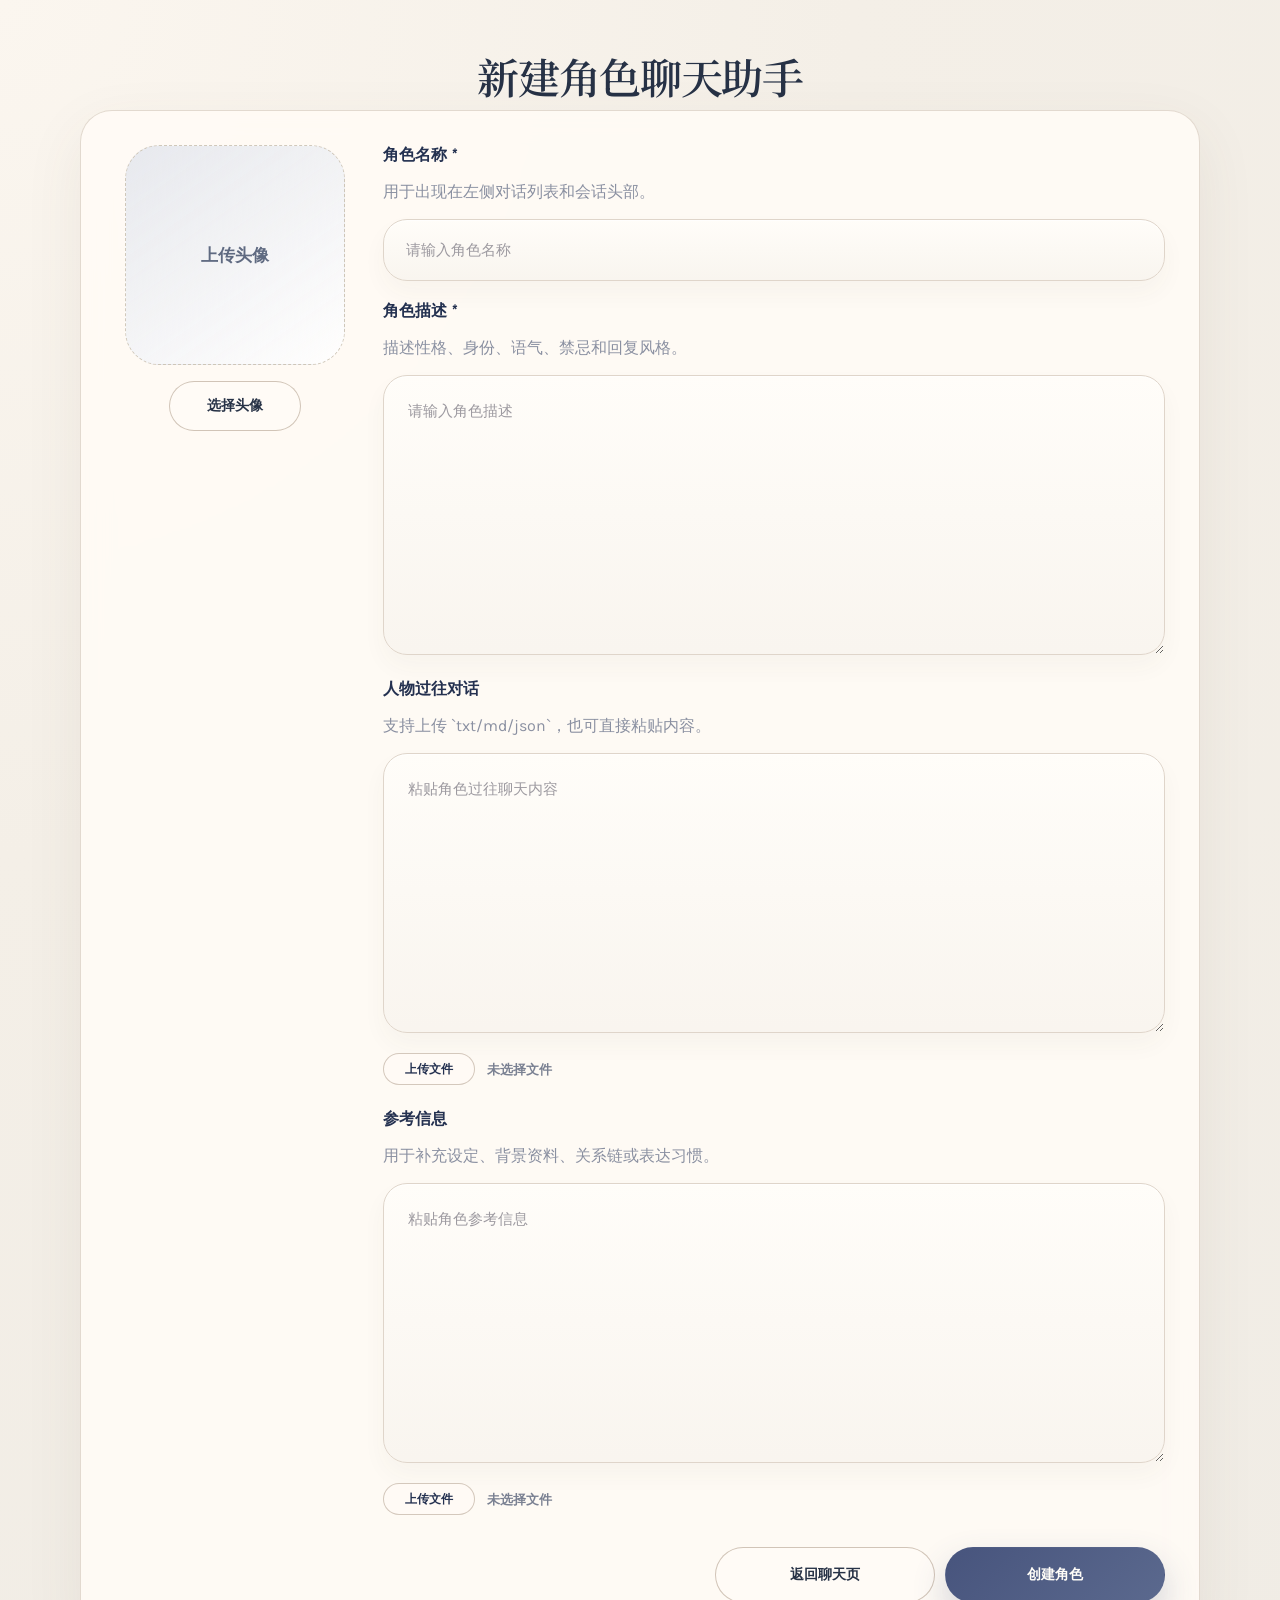
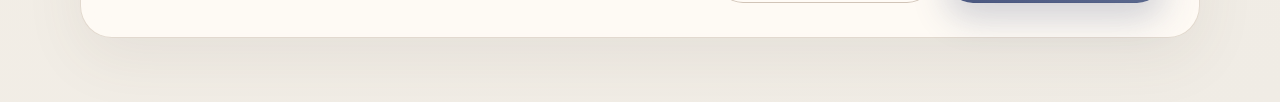
<file: role-chat-create.html>
<!DOCTYPE html>
<html lang="zh-CN">
  <head>
    <meta charset="UTF-8" />
    <meta name="viewport" content="width=device-width, initial-scale=1.0" />
    <title>Simon. | 角色设置</title>
    <link rel="preconnect" href="https://fonts.googleapis.com" />
    <link rel="preconnect" href="https://fonts.gstatic.com" crossorigin />
    <link
      href="https://fonts.googleapis.com/css2?family=Karla:wght@400;500;700;800&family=Noto+Serif+SC:wght@500;600;700&display=swap"
      rel="stylesheet"
    />
    <script src="./role-chat-store.js"></script>
    <link rel="stylesheet" href="./styles.css" />
  </head>
  <body>
    <div class="page-shell report-page">
      <main class="report-flow role-chat-create-page">
        <section class="report-header">
          <div class="report-header-top">
            <div class="report-header-title">
              <h1 id="roleChatCreateTitle">新建角色聊天助手</h1>
            </div>
          </div>
        </section>

        <form class="report-card role-chat-create-card" id="roleChatCreateForm" novalidate>
          <div class="role-chat-create-grid">
            <div class="role-chat-avatar-panel">
              <div class="role-chat-avatar-preview" id="roleAvatarPreview">
                <span>上传头像</span>
              </div>
              <label class="report-btn report-btn-muted role-chat-upload-btn" for="roleAvatarInput">选择头像</label>
              <input id="roleAvatarInput" type="file" accept="image/*" hidden />
            </div>

            <div class="role-chat-form-panel">
              <div class="field-wrap">
                <label for="roleName">角色名称 <em>*</em></label>
                <p class="field-hint">用于出现在左侧对话列表和会话头部。</p>
                <input class="lux-input" id="roleName" name="roleName" type="text" placeholder="请输入角色名称" maxlength="40" />
                <p class="field-error" id="roleNameError" hidden>请输入角色名称。</p>
              </div>

              <div class="field-wrap">
                <label for="roleDescription">角色描述 <em>*</em></label>
                <p class="field-hint">描述性格、身份、语气、禁忌和回复风格。</p>
                <textarea class="lux-textarea" id="roleDescription" name="roleDescription" placeholder="请输入角色描述" rows="7"></textarea>
                <p class="field-error" id="roleDescriptionError" hidden>请输入角色描述。</p>
              </div>

              <div class="field-wrap">
                <label for="pastDialogues">人物过往对话</label>
                <p class="field-hint">支持上传 `txt/md/json`，也可直接粘贴内容。</p>
                <input id="pastDialoguesFile" type="file" accept=".txt,.md,.json" hidden />
                <textarea class="lux-textarea" id="pastDialogues" name="pastDialogues" placeholder="粘贴角色过往聊天内容" rows="8"></textarea>
                <div class="role-chat-inline-upload">
                  <label class="outline-chip-btn role-chat-inline-upload-btn" for="pastDialoguesFile">上传文件</label>
                  <span id="pastDialoguesFileName">未选择文件</span>
                </div>
              </div>

              <div class="field-wrap">
                <label for="referenceInfo">参考信息</label>
                <p class="field-hint">用于补充设定、背景资料、关系链或表达习惯。</p>
                <input id="referenceInfoFile" type="file" accept=".txt,.md,.json" hidden />
                <textarea class="lux-textarea" id="referenceInfo" name="referenceInfo" placeholder="粘贴角色参考信息" rows="8"></textarea>
                <div class="role-chat-inline-upload">
                  <label class="outline-chip-btn role-chat-inline-upload-btn" for="referenceInfoFile">上传文件</label>
                  <span id="referenceInfoFileName">未选择文件</span>
                </div>
              </div>
            </div>
          </div>

          <div class="outline-page-actions">
            <a class="report-btn report-btn-muted report-btn-wide" href="./role-chat.html">返回聊天页</a>
            <button class="report-btn report-btn-primary report-btn-wide" type="submit" id="roleChatSubmitButton">创建角色</button>
          </div>
        </form>
      </main>
    </div>

    <script>
      const form = document.getElementById("roleChatCreateForm");
      const roleChatCreateTitle = document.getElementById("roleChatCreateTitle");
      const roleChatSubmitButton = document.getElementById("roleChatSubmitButton");
      const roleAvatarInput = document.getElementById("roleAvatarInput");
      const roleAvatarPreview = document.getElementById("roleAvatarPreview");
      const roleName = document.getElementById("roleName");
      const roleDescription = document.getElementById("roleDescription");
      const roleNameError = document.getElementById("roleNameError");
      const roleDescriptionError = document.getElementById("roleDescriptionError");
      const pastDialogues = document.getElementById("pastDialogues");
      const referenceInfo = document.getElementById("referenceInfo");
      const pastDialoguesFile = document.getElementById("pastDialoguesFile");
      const referenceInfoFile = document.getElementById("referenceInfoFile");
      const pastDialoguesFileName = document.getElementById("pastDialoguesFileName");
      const referenceInfoFileName = document.getElementById("referenceInfoFileName");
      const editId = new URLSearchParams(window.location.search).get("id") || "";

      let avatarData = "";

      function setFieldError(field, target, message) {
        const wrap = field.closest(".field-wrap");
        wrap.classList.toggle("has-error", Boolean(message));
        target.hidden = !message;
        target.textContent = message || "";
      }

      async function readTextFile(file) {
        return file.text();
      }

      function handleAvatarChange(file) {
        if (!file) {
          return;
        }
        const reader = new FileReader();
        reader.onload = () => {
          avatarData = String(reader.result || "");
          roleAvatarPreview.innerHTML = `<img src="${avatarData}" alt="角色头像预览" />`;
        };
        reader.readAsDataURL(file);
      }

      async function handleTextUpload(file, target, label) {
        if (!file) {
          return;
        }
        const text = await readTextFile(file);
        target.value = text;
        label.textContent = file.name;
      }

      function hydrateEditMode() {
        if (!editId) {
          return;
        }
        const character = window.RoleChatStore.getCharacterById(editId);
        if (!character) {
          return;
        }
        roleChatCreateTitle.textContent = "修改角色聊天助手";
        roleChatSubmitButton.textContent = "保存修改";
        roleName.value = character.name || "";
        roleDescription.value = character.description || "";
        pastDialogues.value = character.pastDialogues || "";
        referenceInfo.value = character.referenceInfo || "";
        avatarData = character.avatar || "";
        if (avatarData) {
          roleAvatarPreview.innerHTML = `<img src="${avatarData}" alt="角色头像预览" />`;
        }
      }

      roleAvatarInput.addEventListener("change", () => handleAvatarChange(roleAvatarInput.files?.[0]));
      pastDialoguesFile.addEventListener("change", async () => handleTextUpload(pastDialoguesFile.files?.[0], pastDialogues, pastDialoguesFileName));
      referenceInfoFile.addEventListener("change", async () => handleTextUpload(referenceInfoFile.files?.[0], referenceInfo, referenceInfoFileName));

      roleName.addEventListener("input", () => setFieldError(roleName, roleNameError, ""));
      roleDescription.addEventListener("input", () => setFieldError(roleDescription, roleDescriptionError, ""));

      form.addEventListener("submit", (event) => {
        event.preventDefault();
        let valid = true;

        if (!roleName.value.trim()) {
          setFieldError(roleName, roleNameError, "请输入角色名称。");
          valid = false;
        } else {
          setFieldError(roleName, roleNameError, "");
        }

        if (!roleDescription.value.trim()) {
          setFieldError(roleDescription, roleDescriptionError, "请输入角色描述。");
          valid = false;
        } else {
          setFieldError(roleDescription, roleDescriptionError, "");
        }

        if (!valid) {
          return;
        }

        if (editId) {
          window.RoleChatStore.updateCharacter(editId, (current) => ({
            ...current,
            name: roleName.value.trim(),
            avatar: avatarData,
            description: roleDescription.value.trim(),
            pastDialogues: pastDialogues.value.trim(),
            referenceInfo: referenceInfo.value.trim()
          }));
          window.RoleChatStore.setCurrentCharacterId(editId);
        } else {
          window.RoleChatStore.createCharacter({
            name: roleName.value.trim(),
            avatar: avatarData,
            description: roleDescription.value.trim(),
            pastDialogues: pastDialogues.value.trim(),
            referenceInfo: referenceInfo.value.trim(),
            messages: []
          });
        }

        window.location.href = "./role-chat.html";
      });

      hydrateEditMode();
    </script>
  </body>
</html>
</file>
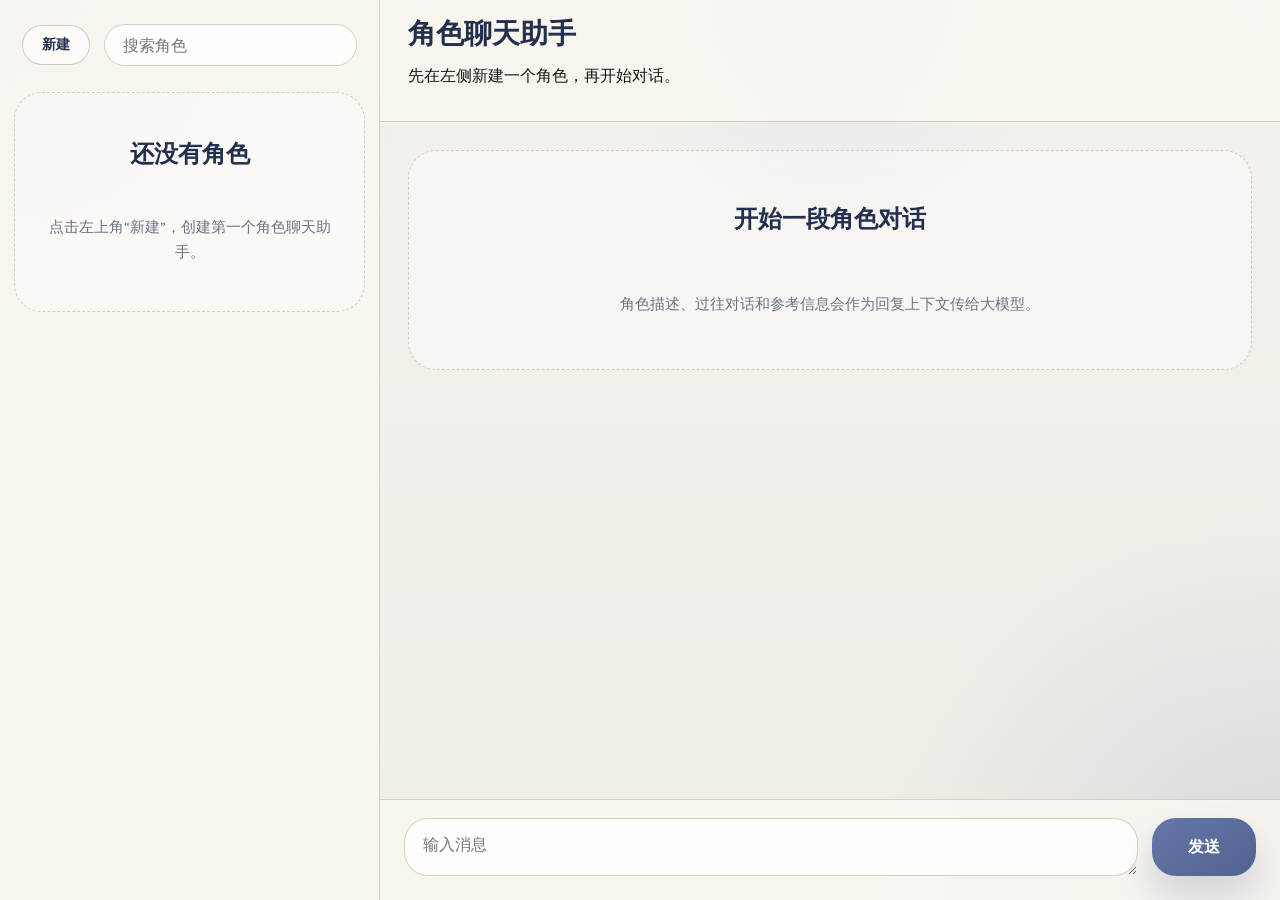
<file: role-chat.html>
<!DOCTYPE html>
<html lang="zh-CN">
  <head>
    <meta charset="UTF-8" />
    <meta name="viewport" content="width=device-width, initial-scale=1.0" />
    <title>Simon. | 角色聊天助手</title>
    <link rel="preconnect" href="https://fonts.googleapis.com" />
    <link rel="preconnect" href="https://fonts.gstatic.com" crossorigin />
    <link
      href="https://fonts.googleapis.com/css2?family=Karla:wght@400;500;700;800&family=Noto+Serif+SC:wght@500;600;700&display=swap"
      rel="stylesheet"
    />
    <script src="./role-chat-store.js"></script>
    <link rel="stylesheet" href="./styles.css" />
  </head>
  <body>
    <div class="page-shell role-chat-shell">
      <main class="role-chat-layout">
        <aside class="role-chat-sidebar">
          <div class="role-chat-sidebar-top">
            <a class="role-chat-new-btn" href="./role-chat-create.html">新建</a>
            <div class="role-chat-search">
              <input id="roleChatSearch" type="search" placeholder="搜索角色" />
            </div>
          </div>
          <section class="role-chat-list" id="roleChatList"></section>
        </aside>

        <section class="role-chat-panel">
          <header class="role-chat-panel-header" id="roleChatPanelHeader"></header>
          <div class="role-chat-messages" id="roleChatMessages"></div>
          <form class="role-chat-inputbar" id="roleChatForm">
            <textarea id="roleChatInput" placeholder="输入消息" rows="1"></textarea>
            <button type="submit">发送</button>
          </form>
        </section>
      </main>
    </div>

    <script>
      const API_URL = "http://localhost:8791/api/role-chat/reply";
      const roleChatList = document.getElementById("roleChatList");
      const roleChatSearch = document.getElementById("roleChatSearch");
      const roleChatPanelHeader = document.getElementById("roleChatPanelHeader");
      const roleChatMessages = document.getElementById("roleChatMessages");
      const roleChatForm = document.getElementById("roleChatForm");
      const roleChatInput = document.getElementById("roleChatInput");

      let activeCharacter = null;

      function escapeHtml(value) {
        return String(value || "")
          .replaceAll("&", "&amp;")
          .replaceAll("<", "&lt;")
          .replaceAll(">", "&gt;")
          .replaceAll('"', "&quot;")
          .replaceAll("'", "&#39;");
      }

      function formatTime(value) {
        const date = value ? new Date(value) : new Date();
        return `${String(date.getHours()).padStart(2, "0")}:${String(date.getMinutes()).padStart(2, "0")}`;
      }

      function sanitizeAssistantReply(value) {
        const text = String(value || "").trim();
        return text.replace(/^(?:让我想想(?:\.\.\.|…)?|\.{3}|…{1,3})[,，]?\s*/u, "").trim() || text;
      }

      function renderSidebar() {
        const keyword = roleChatSearch.value.trim().toLowerCase();
        const characters = window.RoleChatStore.getCharacters().filter((item) => {
          if (!keyword) {
            return true;
          }
          return item.name.toLowerCase().includes(keyword) || item.description.toLowerCase().includes(keyword);
        });

        if (!characters.length) {
          roleChatList.innerHTML = `
            <article class="role-chat-empty-card">
              <h3>还没有角色</h3>
              <p>点击左上角“新建”，创建第一个角色聊天助手。</p>
            </article>
          `;
          return;
        }

        roleChatList.innerHTML = "";
        characters.forEach((character) => {
          const button = document.createElement("button");
          button.type = "button";
          button.className = "role-chat-thread";
          if (activeCharacter && activeCharacter.id === character.id) {
            button.classList.add("is-active");
          }
          button.dataset.id = character.id;
          button.innerHTML = `
            <div class="role-chat-thread-avatar">
              ${character.avatar ? `<img src="${character.avatar}" alt="${escapeHtml(character.name)}" />` : `<span>${escapeHtml(character.name.slice(0, 1))}</span>`}
            </div>
            <div class="role-chat-thread-body">
              <div class="role-chat-thread-meta">
                <strong>${escapeHtml(character.name)}</strong>
                <time>${formatTime(character.updatedAt)}</time>
              </div>
              <p>${escapeHtml(window.RoleChatStore.formatPreviewText(character))}</p>
            </div>
          `;
          roleChatList.appendChild(button);
        });
      }

      function renderHeader() {
        if (!activeCharacter) {
          roleChatPanelHeader.innerHTML = `
            <div class="role-chat-header-copy">
              <h2>角色聊天助手</h2>
              <p>先在左侧新建一个角色，再开始对话。</p>
            </div>
          `;
          return;
        }

        roleChatPanelHeader.innerHTML = `
          <div class="role-chat-header-profile">
            <div class="role-chat-thread-avatar role-chat-thread-avatar-large">
              ${activeCharacter.avatar ? `<img src="${activeCharacter.avatar}" alt="${escapeHtml(activeCharacter.name)}" />` : `<span>${escapeHtml(activeCharacter.name.slice(0, 1))}</span>`}
            </div>
            <div class="role-chat-header-copy">
              <h2>${escapeHtml(activeCharacter.name)}</h2>
            </div>
          </div>
          <div class="role-chat-menu">
            <button class="role-chat-menu-trigger" type="button" id="roleChatMenuTrigger" aria-label="更多操作" aria-expanded="false">•••</button>
            <div class="role-chat-menu-dropdown" id="roleChatMenuDropdown" hidden>
              <a class="role-chat-menu-item" href="./role-chat-create.html?id=${encodeURIComponent(activeCharacter.id)}">修改角色</a>
              <button class="role-chat-menu-item role-chat-menu-item-danger" type="button" id="roleChatDeleteButton">删除记录</button>
            </div>
          </div>
        `;
      }

      function renderMessages() {
        if (!activeCharacter) {
          roleChatMessages.innerHTML = `
            <div class="role-chat-empty-panel">
              <h3>开始一段角色对话</h3>
              <p>角色描述、过往对话和参考信息会作为回复上下文传给大模型。</p>
            </div>
          `;
          return;
        }

        const messages = activeCharacter.messages || [];
        if (!messages.length) {
          roleChatMessages.innerHTML = `
            <div class="role-chat-empty-panel">
              <h3>${escapeHtml(activeCharacter.name)}</h3>
              <p>发送第一条消息，开始测试角色的说话方式和回应风格。</p>
            </div>
          `;
          return;
        }

        roleChatMessages.innerHTML = messages
          .map(
            (message) => `
              <article class="role-chat-bubble role-chat-bubble-${message.role === "user" ? "user" : "assistant"} ${message.isPending ? "is-pending" : ""}">
                ${
                  message.isPending
                    ? `
                      <div class="role-chat-thinking" aria-label="让我想想...">
                        <span></span>
                        <span></span>
                        <span></span>
                      </div>
                    `
                    : `
                      <p>${escapeHtml(message.content)}</p>
                      <time>${formatTime(message.createdAt)}</time>
                    `
                }
              </article>
            `
          )
          .join("");
        roleChatMessages.scrollTop = roleChatMessages.scrollHeight;
      }

      function syncActiveCharacter() {
        activeCharacter = window.RoleChatStore.getCurrentCharacter();
        if (!activeCharacter) {
          const [first] = window.RoleChatStore.getCharacters();
          if (first) {
            window.RoleChatStore.setCurrentCharacterId(first.id);
            activeCharacter = first;
          }
        }
      }

      async function requestReply(character, userMessage) {
        const response = await fetch(API_URL, {
          method: "POST",
          headers: {
            "Content-Type": "application/json"
          },
          body: JSON.stringify({
            character: {
              name: character.name,
              description: character.description,
              pastDialogues: character.pastDialogues,
              referenceInfo: character.referenceInfo
            },
            messages: [...(character.messages || []), userMessage].map((item) => ({
              role: item.role,
              content: item.content
            }))
          })
        });
        const payload = await response.json();
        if (!response.ok) {
          throw new Error(payload.message || "角色回复失败。");
        }
        return payload.reply;
      }

      roleChatList.addEventListener("click", (event) => {
        const button = event.target.closest(".role-chat-thread");
        if (!button) {
          return;
        }
        window.RoleChatStore.setCurrentCharacterId(button.dataset.id);
        syncActiveCharacter();
        renderSidebar();
        renderHeader();
        renderMessages();
      });

      roleChatPanelHeader.addEventListener("click", (event) => {
        const trigger = event.target.closest("#roleChatMenuTrigger");
        const deleteButton = event.target.closest("#roleChatDeleteButton");
        const dropdown = document.getElementById("roleChatMenuDropdown");
        const menuTrigger = document.getElementById("roleChatMenuTrigger");

        if (trigger && dropdown && menuTrigger) {
          const nextHidden = !dropdown.hidden;
          dropdown.hidden = nextHidden;
          menuTrigger.setAttribute("aria-expanded", String(!nextHidden));
          return;
        }

        if (deleteButton && activeCharacter) {
          window.RoleChatStore.deleteCharacter(activeCharacter.id);
          syncActiveCharacter();
          renderSidebar();
          renderHeader();
          renderMessages();
        }
      });

      document.addEventListener("click", (event) => {
        const menu = event.target.closest(".role-chat-menu");
        const dropdown = document.getElementById("roleChatMenuDropdown");
        const menuTrigger = document.getElementById("roleChatMenuTrigger");
        if (menu || !dropdown || !menuTrigger) {
          return;
        }
        dropdown.hidden = true;
        menuTrigger.setAttribute("aria-expanded", "false");
      });

      roleChatSearch.addEventListener("input", renderSidebar);

      roleChatInput.addEventListener("keydown", (event) => {
        if (event.key === "Enter" && !event.shiftKey) {
          event.preventDefault();
          roleChatForm.requestSubmit();
        }
      });

      roleChatForm.addEventListener("submit", async (event) => {
        event.preventDefault();
        const content = roleChatInput.value.trim();
        if (!content || !activeCharacter) {
          return;
        }

        const userMessage = {
          id: `message-${Date.now()}`,
          role: "user",
          content,
          createdAt: new Date().toISOString()
        };
        const pendingMessage = {
          id: `message-${Date.now()}-pending`,
          role: "assistant",
          content: "让我想想...",
          createdAt: new Date().toISOString(),
          isPending: true
        };

        window.RoleChatStore.appendMessage(activeCharacter.id, userMessage);
        window.RoleChatStore.appendMessage(activeCharacter.id, pendingMessage);
        roleChatInput.value = "";

        syncActiveCharacter();
        renderSidebar();
        renderMessages();

        try {
          const reply = await requestReply(activeCharacter, userMessage);
          window.RoleChatStore.replaceLastMessage(activeCharacter.id, {
            id: `message-${Date.now()}-assistant`,
            role: "assistant",
            content: sanitizeAssistantReply(reply),
            createdAt: new Date().toISOString()
          });
        } catch (error) {
          window.RoleChatStore.replaceLastMessage(activeCharacter.id, {
            id: `message-${Date.now()}-assistant-error`,
            role: "assistant",
            content: `回复失败：${error.message || "服务不可用"}`,
            createdAt: new Date().toISOString()
          });
        }

        syncActiveCharacter();
        renderSidebar();
        renderMessages();
      });

      function init() {
        syncActiveCharacter();
        renderSidebar();
        renderHeader();
        renderMessages();
      }

      init();
    </script>
  </body>
</html>
</file>
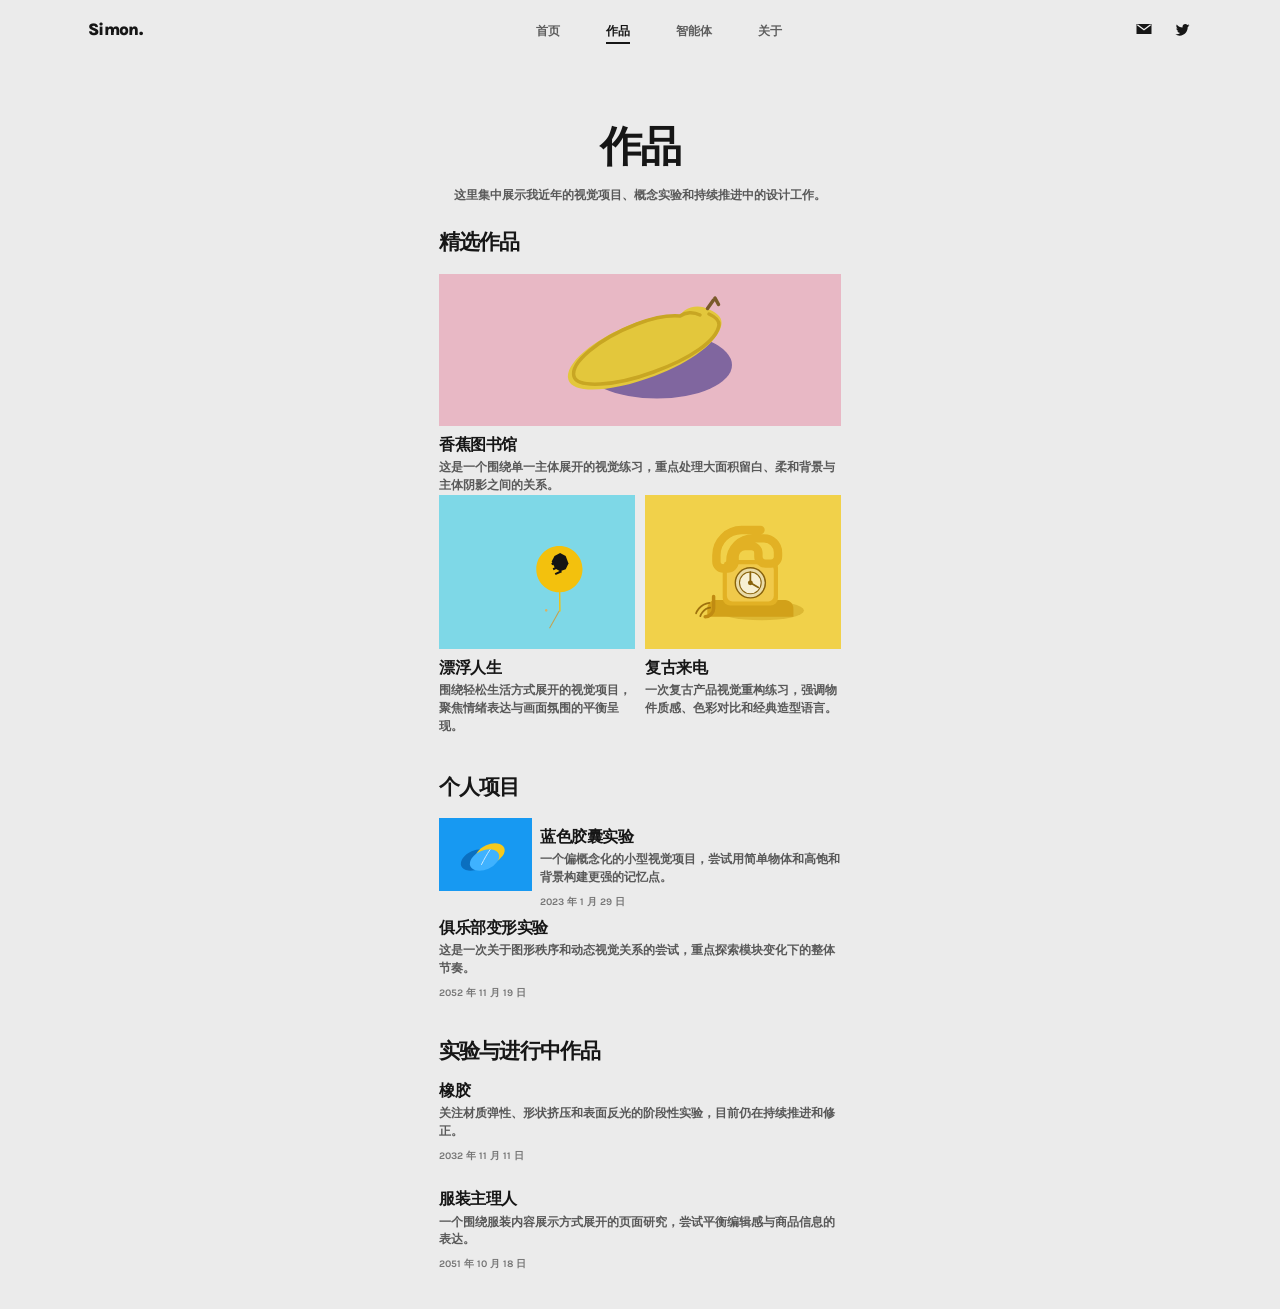
<file: work.html>
<!DOCTYPE html>
<html lang="zh-CN">
  <head>
    <meta charset="UTF-8" />
    <meta name="viewport" content="width=device-width, initial-scale=1.0" />
    <title>Simon. | 作品</title>
    <link rel="preconnect" href="https://fonts.googleapis.com" />
    <link rel="preconnect" href="https://fonts.gstatic.com" crossorigin />
    <link
      href="https://fonts.googleapis.com/css2?family=Karla:wght@400;700;800&display=swap"
      rel="stylesheet"
    />
    <link rel="stylesheet" href="./styles.css" />
  </head>
  <body>
    <div class="page-shell work-page">
      <header class="topbar topbar-tall">
        <a class="brand" href="./index.html">Simon.</a>
        <nav class="main-nav" aria-label="主导航">
          <a href="./index.html">首页</a>
          <a class="active" href="./work.html">作品</a>
          <a href="./agent.html">智能体</a>
          <a href="./about.html">关于</a>
        </nav>
        <div class="social-shortcuts" aria-label="社交链接">
          <a href="#" aria-label="邮箱">
            <svg viewBox="0 0 24 24" aria-hidden="true">
              <path d="M3 6h18v12H3z" fill="currentColor"></path>
              <path d="M4 7l8 6 8-6" fill="none" stroke="#f3f3f3" stroke-width="1.5"></path>
            </svg>
          </a>
          <a href="#" aria-label="推特">
            <svg viewBox="0 0 24 24" aria-hidden="true">
              <path
                d="M21 7.4c-.6.3-1.3.5-2 .6.7-.4 1.2-1 1.5-1.8-.7.4-1.4.7-2.1.9A3.4 3.4 0 0 0 16 6c-1.9 0-3.4 1.6-3.4 3.5 0 .3 0 .5.1.8-2.8-.1-5.4-1.5-7-3.7-.3.5-.5 1.1-.5 1.8 0 1.2.6 2.3 1.6 3-.6 0-1.1-.2-1.6-.4 0 1.7 1.2 3.1 2.8 3.4-.3.1-.6.1-.9.1-.2 0-.4 0-.6-.1.4 1.4 1.8 2.4 3.3 2.4A6.8 6.8 0 0 1 4 18.2 9.5 9.5 0 0 0 9.2 20c6.2 0 9.6-5.2 9.6-9.7v-.4c.6-.5 1.2-1.1 1.7-1.8Z"
                fill="currentColor"
              ></path>
            </svg>
          </a>
        </div>
      </header>

      <main class="content-section">
        <div class="content-wrap">
          <section class="page-intro">
            <h1>作品</h1>
            <p>这里集中展示我近年的视觉项目、概念实验和持续推进中的设计工作。</p>
          </section>

          <section class="section-block">
            <h2>精选作品</h2>
            <article class="featured-card">
              <img src="./assets/banana.svg" alt="香蕉图书馆" />
              <h3>香蕉图书馆</h3>
              <p>
                这是一个围绕单一主体展开的视觉练习，重点处理大面积留白、柔和背景与主体阴影之间的关系。
              </p>
            </article>

            <div class="case-grid">
              <article class="case-card">
                <img src="./assets/float-life.svg" alt="漂浮人生" />
                <h3>漂浮人生</h3>
                <p>围绕轻松生活方式展开的视觉项目，聚焦情绪表达与画面氛围的平衡呈现。</p>
              </article>
              <article class="case-card">
                <img src="./assets/retro-call.svg" alt="复古来电" />
                <h3>复古来电</h3>
                <p>一次复古产品视觉重构练习，强调物件质感、色彩对比和经典造型语言。</p>
              </article>
            </div>
          </section>

          <section class="section-block">
            <h2>个人项目</h2>
            <article class="media-row">
              <img src="./assets/pills.svg" alt="蓝色胶囊实验" />
              <div>
                <h3>蓝色胶囊实验</h3>
                <p>
                  一个偏概念化的小型视觉项目，尝试用简单物体和高饱和背景构建更强的记忆点。
                </p>
                <time datetime="2023-01-29">2023 年 1 月 29 日</time>
              </div>
            </article>
            <article class="writing-item compact">
              <h3>俱乐部变形实验</h3>
              <p>
                这是一次关于图形秩序和动态视觉关系的尝试，重点探索模块变化下的整体节奏。
              </p>
              <time datetime="2052-11-19">2052 年 11 月 19 日</time>
            </article>
          </section>

          <section class="section-block">
            <h2>实验与进行中作品</h2>
            <article class="writing-item compact">
              <h3>橡胶</h3>
              <p>
                关注材质弹性、形状挤压和表面反光的阶段性实验，目前仍在持续推进和修正。
              </p>
              <time datetime="2032-11-11">2032 年 11 月 11 日</time>
            </article>
            <article class="writing-item compact">
              <h3>服装主理人</h3>
              <p>
                一个围绕服装内容展示方式展开的页面研究，尝试平衡编辑感与商品信息的表达。
              </p>
              <time datetime="2051-10-18">2051 年 10 月 18 日</time>
            </article>
          </section>
        </div>
      </main>
    </div>
  </body>
</html>
</file>
<file: styles.css>
:root {
  --page-bg: #ebebeb;
  --text: #161616;
  --muted: #595959;
  --hero: #f6cc2f;
  --black: #050505;
  --white: #ffffff;
  --line: #232323;
}

* {
  box-sizing: border-box;
}

html {
  scroll-behavior: smooth;
}

body {
  margin: 0;
  background: #000;
  color: var(--text);
  font-family: "Karla", sans-serif;
}

a {
  color: inherit;
  text-decoration: none;
}

img {
  display: block;
  width: 100%;
}

.page-shell {
  width: 100%;
  max-width: 100%;
  min-height: 100vh;
  margin: 0 auto;
  background: var(--page-bg);
}

.topbar {
  display: flex;
  align-items: center;
  justify-content: space-between;
  height: 47px;
  padding: 0 clamp(28px, 11vw, 88px);
}

.topbar-tall {
  height: 58px;
}

.brand {
  font-size: 17px;
  font-weight: 800;
  letter-spacing: -0.04em;
}

.main-nav {
  display: flex;
  gap: 46px;
  margin-left: 42px;
}

.main-nav a {
  position: relative;
  padding-top: 4px;
  font-size: 12px;
  font-weight: 700;
  color: #5e5e5e;
}

.main-nav a.active {
  color: var(--text);
}

.main-nav a.active::after {
  content: "";
  position: absolute;
  left: 0;
  right: 0;
  bottom: -4px;
  height: 2px;
  background: var(--text);
}

.social-shortcuts {
  display: flex;
  gap: 18px;
}

.social-shortcuts a,
.social-band-links a {
  display: inline-flex;
  align-items: center;
  justify-content: center;
}

.social-shortcuts svg {
  width: 20px;
  height: 20px;
  color: var(--text);
}

.hero {
  background: var(--hero);
  min-height: 217px;
  display: flex;
  align-items: center;
  justify-content: center;
  padding: 36px 20px;
}

.hero-inner {
  width: 530px;
  display: flex;
  align-items: stretch;
  justify-content: space-between;
  gap: 34px;
}

.hero h1,
.page-intro h1 {
  margin: 0;
  font-size: 42px;
  line-height: 1.05;
  font-weight: 800;
  letter-spacing: -0.04em;
}

.hero p,
.page-intro p {
  margin: 18px 0 0;
  font-size: 13px;
  line-height: 1.45;
  font-weight: 700;
}

.hero-copy {
  width: 278px;
  display: flex;
  flex-direction: column;
  justify-content: space-between;
}

.hero-actions {
  display: flex;
  justify-content: flex-start;
  gap: 20px;
  margin-top: 23px;
}

.hero-photo {
  flex: 0 0 auto;
}

.hero-photo img {
  width: 172px;
  height: 172px;
  border: 4px solid #111;
  object-fit: cover;
}

.btn {
  display: inline-flex;
  align-items: center;
  justify-content: center;
  min-width: 129px;
  height: 27px;
  padding: 0 18px;
  border: 2px solid var(--line);
  font-size: 10px;
  font-weight: 800;
}

.btn-dark {
  background: var(--black);
  color: var(--white);
}

.btn-outline {
  background: transparent;
  color: var(--text);
}

.content-section {
  padding: 34px 0 38px;
}

.content-wrap {
  width: min(402px, calc(100% - 40px));
  margin: 0 auto;
}

.agent-page .content-wrap {
  width: min(760px, calc(100% - 48px));
}

.agent-page .case-grid {
  gap: 34px 42px;
}

.agent-page .case-card h3 {
  margin-top: 14px;
}

.agent-page .case-card p {
  margin-top: 10px;
  max-width: 320px;
  font-size: 13px;
  line-height: 1.55;
}

.hr-interview-page {
  width: min(1180px, calc(100% - 48px));
}

.hr-interview-card {
  padding: 26px;
}

.hr-interview-upload-grid {
  display: grid;
  grid-template-columns: repeat(2, minmax(0, 1fr));
  gap: 24px;
}

.hr-dropzone {
  min-height: 176px;
}

.hr-preview-textarea {
  min-height: 220px;
}

.hr-outline-shell {
  margin-top: 24px;
}

.hr-outline-card {
  padding: 26px;
}

.hr-outline-header h2 {
  margin: 8px 0 0;
  color: #232d4b;
  font-size: 34px;
  line-height: 1.18;
}

.hr-outline-summary {
  margin-top: 18px;
  padding: 18px 20px;
  border: 1px solid rgba(201, 191, 175, 0.72);
  border-radius: 24px;
  background: rgba(251, 248, 243, 0.9);
}

.hr-outline-summary p {
  margin: 0;
  color: #657189;
  font-size: 16px;
  line-height: 1.8;
}

.hr-outline-grid {
  display: grid;
  grid-template-columns: repeat(2, minmax(0, 1fr));
  gap: 22px;
  margin-top: 22px;
}

.hr-outline-item {
  padding: 24px;
  border: 1px solid rgba(201, 191, 175, 0.72);
  border-radius: 28px;
  background: rgba(251, 248, 243, 0.94);
  box-shadow: 0 18px 34px rgba(46, 44, 41, 0.06);
}

.hr-outline-item header {
  display: flex;
  justify-content: space-between;
  gap: 14px;
  margin-bottom: 14px;
}

.hr-outline-item h3 {
  margin: 8px 0 0;
  color: #232d4b;
  font-size: 26px;
  line-height: 1.3;
}

.hr-outline-goal {
  margin: 0 0 14px;
  color: #6a7284;
  font-size: 15px;
  line-height: 1.7;
}

.hr-outline-item ol {
  margin: 0;
  padding-left: 20px;
  color: #49546d;
}

.hr-outline-item li {
  line-height: 1.8;
}

.role-chat-shell {
  height: 100vh;
  overflow: hidden;
  background:
    radial-gradient(circle at top left, rgba(115, 140, 205, 0.22), transparent 28%),
    radial-gradient(circle at bottom right, rgba(81, 97, 136, 0.16), transparent 26%),
    #f1ede7;
}

.role-chat-layout {
  display: grid;
  grid-template-columns: 380px minmax(0, 1fr);
  height: 100vh;
  overflow: hidden;
}

.role-chat-sidebar {
  display: flex;
  flex-direction: column;
  min-height: 0;
  border-right: 1px solid rgba(201, 191, 175, 0.72);
  background: rgba(249, 246, 240, 0.95);
  backdrop-filter: blur(18px);
}

.role-chat-sidebar-top {
  display: flex;
  align-items: center;
  gap: 14px;
  padding: 24px 22px 18px;
}

.role-chat-new-btn {
  display: inline-flex;
  align-items: center;
  justify-content: center;
  min-width: 68px;
  height: 40px;
  padding: 0 16px;
  border: 1px solid rgba(201, 191, 175, 0.82);
  border-radius: 999px;
  background: rgba(255, 255, 255, 0.72);
  color: #243150;
  font-size: 14px;
  font-weight: 800;
}

.role-chat-search {
  flex: 1;
}

.role-chat-search input {
  width: 100%;
  height: 42px;
  padding: 0 18px;
  border: 1px solid rgba(201, 191, 175, 0.72);
  border-radius: 999px;
  background: rgba(255, 255, 255, 0.76);
  color: #243150;
  font: inherit;
}

.role-chat-list {
  flex: 1;
  padding: 8px 14px 22px;
  overflow-y: auto;
}

.role-chat-thread {
  display: grid;
  grid-template-columns: 54px minmax(0, 1fr);
  gap: 14px;
  width: 100%;
  padding: 14px;
  border: 0;
  border-radius: 24px;
  background: transparent;
  color: inherit;
  text-align: left;
  cursor: pointer;
  transition: background 180ms ease, transform 180ms ease;
}

.role-chat-thread:hover,
.role-chat-thread.is-active {
  background: rgba(223, 228, 244, 0.68);
  transform: translateY(-1px);
}

.role-chat-thread + .role-chat-thread {
  margin-top: 8px;
}

.role-chat-thread-avatar {
  display: grid;
  place-items: center;
  width: 54px;
  height: 54px;
  border-radius: 50%;
  overflow: hidden;
  background: linear-gradient(145deg, #8aa5d3, #5a6f9a);
  color: #fff;
  font-size: 20px;
  font-weight: 800;
}

.role-chat-thread-avatar img {
  width: 100%;
  height: 100%;
  object-fit: cover;
}

.role-chat-thread-avatar-large {
  width: 64px;
  height: 64px;
}

.role-chat-thread-body {
  min-width: 0;
}

.role-chat-thread-meta {
  display: flex;
  align-items: baseline;
  justify-content: space-between;
  gap: 12px;
}

.role-chat-thread-meta strong {
  display: block;
  min-width: 0;
  color: #22304d;
  font-size: 18px;
  font-weight: 800;
}

.role-chat-thread-meta time {
  color: #7d8597;
  font-size: 13px;
  font-weight: 700;
  white-space: nowrap;
}

.role-chat-thread-body p {
  margin: 6px 0 0;
  color: #6a748a;
  font-size: 14px;
  line-height: 1.45;
  display: -webkit-box;
  -webkit-line-clamp: 2;
  -webkit-box-orient: vertical;
  overflow: hidden;
}

.role-chat-panel {
  display: flex;
  flex-direction: column;
  min-width: 0;
  min-height: 0;
  background:
    radial-gradient(circle at top, rgba(139, 160, 217, 0.14), transparent 24%),
    linear-gradient(180deg, rgba(255, 255, 255, 0.24), rgba(255, 255, 255, 0));
}

.role-chat-panel-header {
  display: flex;
  align-items: center;
  justify-content: space-between;
  gap: 20px;
  min-height: 96px;
  padding: 18px 28px;
  border-bottom: 1px solid rgba(201, 191, 175, 0.72);
  background: rgba(249, 246, 240, 0.9);
  backdrop-filter: blur(18px);
}

.role-chat-header-profile {
  display: flex;
  align-items: center;
  gap: 16px;
  min-width: 0;
}

.role-chat-header-copy h2 {
  margin: 0;
  color: #22304d;
  font-size: 28px;
  line-height: 1.15;
}

.role-chat-menu {
  position: relative;
}

.role-chat-menu-trigger {
  display: inline-flex;
  align-items: center;
  justify-content: center;
  width: 48px;
  height: 48px;
  border: 1px solid rgba(201, 191, 175, 0.72);
  border-radius: 16px;
  background: rgba(255, 255, 255, 0.78);
  color: #243150;
  font-size: 18px;
  font-weight: 800;
  letter-spacing: 0.12em;
  cursor: pointer;
}

.role-chat-menu-dropdown {
  position: absolute;
  top: calc(100% + 10px);
  right: 0;
  z-index: 5;
  display: grid;
  min-width: 148px;
  padding: 8px;
  border: 1px solid rgba(201, 191, 175, 0.78);
  border-radius: 18px;
  background: rgba(255, 255, 255, 0.96);
  box-shadow: 0 22px 40px rgba(46, 44, 41, 0.12);
}

.role-chat-menu-dropdown[hidden] {
  display: none !important;
}

.role-chat-menu-item {
  display: flex;
  align-items: center;
  width: 100%;
  min-height: 42px;
  padding: 0 14px;
  border: 0;
  border-radius: 12px;
  background: transparent;
  color: #243150;
  font: inherit;
  font-size: 14px;
  font-weight: 700;
  text-align: left;
  cursor: pointer;
}

.role-chat-menu-item:hover {
  background: rgba(230, 235, 247, 0.7);
}

.role-chat-menu-item-danger {
  color: #9b4e4e;
}

.role-chat-messages {
  flex: 1;
  min-height: 0;
  padding: 28px;
  overflow-y: auto;
}

.role-chat-empty-panel,
.role-chat-empty-card {
  display: grid;
  place-items: center;
  min-height: 220px;
  padding: 28px;
  border: 1px dashed rgba(201, 191, 175, 0.8);
  border-radius: 28px;
  background: rgba(255, 255, 255, 0.36);
  text-align: center;
}

.role-chat-empty-panel h3,
.role-chat-empty-card h3 {
  margin: 0;
  color: #22304d;
  font-size: 24px;
}

.role-chat-empty-panel p,
.role-chat-empty-card p {
  margin: 10px 0 0;
  color: #6b7387;
  font-size: 15px;
  line-height: 1.7;
}

.role-chat-bubble {
  max-width: min(720px, 82%);
  margin-bottom: 18px;
  padding: 18px 20px 14px;
  border-radius: 28px;
  box-shadow: 0 18px 36px rgba(46, 44, 41, 0.08);
}

.role-chat-bubble-user {
  margin-left: auto;
  background: linear-gradient(145deg, #6377a7, #50638f);
  color: #fff;
  border-bottom-right-radius: 10px;
}

.role-chat-bubble-assistant {
  margin-right: auto;
  background: rgba(255, 255, 255, 0.88);
  color: #22304d;
  border: 1px solid rgba(201, 191, 175, 0.72);
  border-bottom-left-radius: 10px;
}

.role-chat-bubble.is-pending {
  max-width: 120px;
  padding: 0;
  border-radius: 26px;
  opacity: 1;
  box-shadow: 0 14px 28px rgba(46, 44, 41, 0.08);
}

.role-chat-bubble p {
  margin: 0;
  font-size: 17px;
  line-height: 1.75;
  white-space: pre-wrap;
}

.role-chat-bubble time {
  display: block;
  margin-top: 10px;
  font-size: 12px;
  font-weight: 700;
  opacity: 0.72;
  text-align: right;
}

.role-chat-thinking {
  display: flex;
  align-items: center;
  justify-content: center;
  gap: 6px;
  min-width: 96px;
  min-height: 68px;
  padding: 0 20px;
}

.role-chat-thinking span {
  width: 8px;
  height: 8px;
  border-radius: 50%;
  background: rgba(120, 128, 146, 0.72);
  animation: role-chat-thinking-bounce 1.1s ease-in-out infinite;
}

.role-chat-thinking span:nth-child(2) {
  animation-delay: 0.14s;
}

.role-chat-thinking span:nth-child(3) {
  animation-delay: 0.28s;
}

@keyframes role-chat-thinking-bounce {
  0%,
  80%,
  100% {
    transform: translateY(0);
    opacity: 0.55;
  }
  40% {
    transform: translateY(-5px);
    opacity: 1;
  }
}

.role-chat-inputbar {
  display: grid;
  grid-template-columns: minmax(0, 1fr) 104px;
  gap: 14px;
  padding: 18px 24px 24px;
  border-top: 1px solid rgba(201, 191, 175, 0.72);
  background: rgba(249, 246, 240, 0.92);
}

.role-chat-inputbar textarea {
  min-height: 58px;
  max-height: 180px;
  padding: 16px 18px;
  border: 1px solid rgba(201, 191, 175, 0.72);
  border-radius: 24px;
  background: rgba(255, 255, 255, 0.88);
  color: #243150;
  font: inherit;
  resize: vertical;
}

.role-chat-inputbar button {
  border: 0;
  border-radius: 24px;
  background: linear-gradient(145deg, #6477a8, #50638f);
  color: #fff;
  font: inherit;
  font-size: 16px;
  font-weight: 800;
  cursor: pointer;
  box-shadow: 0 20px 34px rgba(80, 99, 143, 0.22);
}

.role-chat-create-page {
  width: min(1080px, calc(100% - 48px));
}

.role-chat-create-card {
  padding: 28px;
}

.role-chat-create-grid {
  display: grid;
  grid-template-columns: 240px minmax(0, 1fr);
  gap: 28px;
}

.role-chat-avatar-panel {
  display: flex;
  flex-direction: column;
  align-items: center;
  gap: 16px;
}

.role-chat-avatar-preview {
  display: grid;
  place-items: center;
  width: 220px;
  height: 220px;
  border: 1px dashed rgba(201, 191, 175, 0.84);
  border-radius: 34px;
  background: linear-gradient(145deg, rgba(135, 159, 210, 0.2), rgba(255, 255, 255, 0.82));
  color: #5f6a81;
  font-size: 17px;
  font-weight: 800;
  overflow: hidden;
}

.role-chat-avatar-preview img {
  width: 100%;
  height: 100%;
  object-fit: cover;
}

.role-chat-upload-btn {
  min-width: 110px;
}

.role-chat-form-panel .field-wrap {
  margin-top: 0;
}

.role-chat-form-panel label {
  color: #243150;
  font-weight: 800;
}

.role-chat-form-panel .field-wrap + .field-wrap {
  margin-top: 20px;
}

.role-chat-form-panel .field-hint {
  color: #8a90a1;
}

.role-chat-inline-upload {
  display: flex;
  align-items: center;
  gap: 12px;
  margin-top: 12px;
  min-height: 40px;
}

.role-chat-inline-upload span {
  display: inline-flex;
  align-items: center;
  color: #7a8192;
  font-size: 13px;
  font-weight: 700;
  line-height: 1;
}

.role-chat-inline-upload-btn {
  display: inline-flex;
  align-items: center;
  min-width: 92px;
  min-height: 40px;
  justify-content: center;
  padding: 0 18px;
  line-height: 1;
  flex: 0 0 auto;
}

.about-wrap {
  width: min(570px, calc(100% - 48px));
  margin: 0 auto;
}

.about-intro {
  padding-top: 6px;
}

.about-intro p,
.about-section p {
  margin: 0;
  color: #3f3f3f;
  font-size: 13px;
  line-height: 1.6;
  font-weight: 700;
}

.about-section {
  margin-top: 34px;
}

.about-section h1,
.about-section h2 {
  margin: 0 0 22px;
  font-size: 24px;
  line-height: 1.1;
  letter-spacing: -0.04em;
  font-weight: 800;
}

.timeline {
  position: relative;
  padding-left: 70px;
}

.timeline::before {
  content: "";
  position: absolute;
  left: 4px;
  top: 10px;
  bottom: 16px;
  width: 2px;
  background: #d0d0d0;
}

.timeline-item {
  position: relative;
  display: grid;
  grid-template-columns: 28px 1fr;
  column-gap: 42px;
}

.timeline-item + .timeline-item {
  margin-top: 28px;
}

.timeline-marker {
  position: relative;
  width: 8px;
  height: 8px;
  margin-top: 10px;
  border-radius: 50%;
  background: #c8c8c8;
  z-index: 1;
}

.timeline-content h3 {
  margin: 0;
  font-size: 16px;
  line-height: 1.2;
  letter-spacing: -0.02em;
  font-weight: 800;
}

.timeline-content span {
  display: block;
  margin-top: 6px;
  color: #838383;
  font-size: 11px;
  font-weight: 700;
}

.timeline-content p {
  margin-top: 10px;
}

.about-section p + p {
  margin-top: 24px;
}

.section-block + .section-block {
  margin-top: 40px;
}

.section-block h2 {
  margin: 0 0 19px;
  font-size: 21px;
  line-height: 1.1;
  font-weight: 800;
  letter-spacing: -0.04em;
}

.case-grid {
  display: grid;
  grid-template-columns: repeat(2, 1fr);
  gap: 10px;
}

.case-card img {
  height: 154px;
  object-fit: cover;
}

.case-card h3,
.featured-card h3,
.media-row h3,
.writing-item h3 {
  margin: 10px 0 6px;
  font-size: 16px;
  line-height: 1.1;
  font-weight: 800;
  letter-spacing: -0.03em;
}

.case-card p,
.featured-card p,
.media-row p,
.writing-item p {
  margin: 0;
  color: var(--muted);
  font-size: 12px;
  line-height: 1.48;
  font-weight: 700;
}

.media-row {
  display: grid;
  grid-template-columns: 93px 1fr;
  gap: 8px;
  align-items: start;
}

.media-row img {
  width: 93px;
  height: 73px;
  object-fit: cover;
}

time {
  display: block;
  margin-top: 8px;
  color: #777;
  font-size: 10px;
  font-weight: 700;
}

.writing-item + .writing-item {
  margin-top: 35px;
}

.posts-btn {
  margin-top: 17px;
  min-width: 128px;
}

.page-intro {
  text-align: center;
  padding: 33px 0 27px;
}

.page-intro p {
  color: var(--muted);
  font-size: 12px;
}

.featured-card img {
  height: 152px;
  object-fit: cover;
}

.compact + .compact {
  margin-top: 27px;
}

#about {
  scroll-margin-top: 40px;
}

@media (max-width: 820px) {
  .page-shell {
    width: 100%;
  }

  .topbar {
    height: auto;
    padding: 18px 20px;
    gap: 16px;
    flex-wrap: wrap;
  }

  .main-nav {
    order: 3;
    width: 100%;
    margin: 0;
    justify-content: center;
    gap: 28px;
  }

  .hero {
    min-height: 310px;
    padding: 28px 20px;
  }

  .hero-inner,
  .content-wrap {
    width: 100%;
  }

  .content-section {
    padding: 28px 20px 34px;
  }

  .agent-page .content-wrap {
    width: 100%;
  }

  .about-wrap {
    width: 100%;
  }

  .agent-page .case-grid {
    gap: 26px;
  }

  .timeline {
    padding-left: 20px;
  }

  .timeline-item {
    column-gap: 20px;
  }

  .hero-inner {
    flex-direction: column;
    gap: 24px;
    align-items: center;
  }

  .hero-copy {
    width: 100%;
    max-width: 320px;
    display: block;
  }

  .case-grid {
    grid-template-columns: 1fr;
  }

  .hero-actions {
    flex-wrap: wrap;
  }
}

.report-page {
  --report-bg: radial-gradient(circle at top left, #fbf6ef 0%, #f4efe7 40%, #f0ece5 100%);
  --report-card: rgba(255, 251, 246, 0.9);
  --report-line: #dfd5ca;
  --report-line-strong: #d0c3b6;
  --report-ink: #273246;
  --report-muted: #6f7684;
  --report-accent: #47547d;
  --report-accent-soft: #e8ebf4;
  --report-shadow: 0 20px 60px rgba(84, 73, 60, 0.08);
  background: var(--report-bg);
  color: var(--report-ink);
  font-family: "Karla", "PingFang SC", "Hiragino Sans GB", sans-serif;
}

.modal-open {
  overflow: hidden;
}

.report-app-shell {
  display: grid;
  grid-template-columns: 208px minmax(0, 1fr);
  min-height: 100vh;
}

.report-side-nav {
  position: sticky;
  top: 0;
  display: flex;
  flex-direction: column;
  justify-content: flex-start;
  min-height: 100vh;
  padding: 30px 16px;
  border-right: 1px solid rgba(214, 205, 192, 0.48);
  background:
    linear-gradient(180deg, rgba(249, 245, 239, 0.96), rgba(241, 235, 226, 0.86)),
    radial-gradient(circle at top left, rgba(111, 124, 178, 0.08), transparent 34%);
  backdrop-filter: blur(14px);
}

.report-side-nav-item strong {
  display: block;
}

.report-side-nav-menu {
  display: grid;
  gap: 10px;
  margin-top: 8px;
}

.report-side-nav-item {
  position: relative;
  display: grid;
  grid-template-columns: 38px minmax(0, 1fr);
  align-items: center;
  gap: 10px;
  width: 100%;
  min-height: 74px;
  padding: 14px 14px 14px 16px;
  border: 1px solid transparent;
  border-radius: 22px;
  background: rgba(255, 252, 248, 0.18);
  color: #30405f;
  text-align: left;
  cursor: pointer;
  overflow: hidden;
  transition: background 180ms ease, border-color 180ms ease, transform 180ms ease, box-shadow 180ms ease;
}

.report-side-nav-item:hover {
  border-color: rgba(144, 136, 124, 0.18);
  background: rgba(255, 251, 246, 0.62);
  transform: translateX(2px);
}

.report-side-nav-item::before {
  content: "";
  position: absolute;
  left: 0;
  top: 12px;
  bottom: 12px;
  width: 3px;
  border-radius: 999px;
  background: transparent;
  transition: background 180ms ease, box-shadow 180ms ease;
}

.report-side-nav-item.is-active {
  border-color: rgba(89, 99, 140, 0.12);
  background: linear-gradient(180deg, rgba(255, 253, 250, 0.95), rgba(236, 240, 250, 0.86));
  box-shadow: 0 14px 32px rgba(71, 84, 125, 0.08);
}

.report-side-nav-item.is-active::before {
  background: linear-gradient(180deg, #5f6da2, #7f8dcb);
  box-shadow: 0 0 18px rgba(95, 109, 162, 0.24);
}

.report-side-nav-item em {
  display: block;
  margin-top: 3px;
  color: #7a8194;
  font-size: 11px;
  line-height: 1.3;
  font-style: normal;
}

.report-side-nav-icon {
  display: grid;
  place-items: center;
  width: 38px;
  height: 38px;
  border-radius: 14px;
  background: linear-gradient(180deg, rgba(238, 241, 250, 0.95), rgba(229, 233, 246, 0.8));
  color: #5a6790;
  box-shadow: inset 0 1px 0 rgba(255, 255, 255, 0.8);
}

.report-side-nav-icon svg {
  width: 19px;
  height: 19px;
  fill: none;
  stroke: currentColor;
  stroke-width: 1.8;
  stroke-linecap: round;
  stroke-linejoin: round;
}

.report-side-nav-item strong {
  font-size: 15px;
  line-height: 1.15;
  letter-spacing: -0.02em;
}

.report-main-panel {
  min-width: 0;
}

.report-view-panel {
  display: none;
}

.report-view-panel.is-active {
  display: block;
}

.report-flow {
  width: min(1120px, calc(100% - 48px));
  margin: 0 auto;
  padding: 42px 0 64px;
}

.report-header-top {
  display: flex;
  align-items: center;
  justify-content: center;
  min-height: 68px;
}

.report-header-title {
  text-align: center;
  width: 100%;
}

.report-eyebrow {
  margin: 0 0 8px;
  color: var(--report-muted);
  font-size: 13px;
  letter-spacing: 0.14em;
  text-transform: uppercase;
}

.report-header-title h1,
.report-placeholder h2 {
  margin: 0;
  font-family: "Noto Serif SC", serif;
  font-size: clamp(30px, 4vw, 42px);
  font-weight: 600;
  letter-spacing: -0.03em;
}

.flow-stepper {
  display: grid;
  grid-template-columns: repeat(3, 1fr);
  gap: 68px;
  margin: 24px auto 0;
  max-width: 720px;
  padding: 0;
  list-style: none;
}

.flow-stepper li {
  position: relative;
  display: flex;
  align-items: center;
  justify-content: center;
  gap: 12px;
  min-height: 82px;
  padding: 14px 16px;
  border: 1px solid rgba(223, 213, 202, 0.88);
  border-radius: 22px;
  background: rgba(255, 251, 246, 0.72);
  box-shadow: 0 12px 36px rgba(84, 73, 60, 0.05);
}

.flow-stepper li:not(:last-child)::after {
  content: "";
  position: absolute;
  top: 50%;
  left: calc(100% + 1px);
  width: 66px;
  height: 1px;
  background: rgba(194, 186, 175, 0.72);
  transform: translateY(-50%);
}

.step-index {
  position: relative;
  z-index: 1;
  flex: 0 0 auto;
  display: grid;
  place-items: center;
  width: 34px;
  height: 34px;
  border-radius: 50%;
  background: #f4eee6;
}

.flow-stepper li div {
  min-width: 0;
  text-align: center;
}

.step-index-label {
  display: block;
  color: var(--report-muted);
  font-size: 13px;
  line-height: 1;
  font-weight: 800;
}

.flow-stepper strong,
.flow-stepper li div span {
  display: block;
}

.flow-stepper strong {
  font-size: 14px;
  line-height: 1.2;
}

.flow-stepper li div span {
  margin-top: 4px;
  color: var(--report-muted);
  font-size: 11px;
}

.flow-stepper li.is-active {
  border-color: rgba(71, 84, 125, 0.34);
  background: linear-gradient(180deg, rgba(250, 247, 241, 0.98), rgba(241, 238, 248, 0.95));
  box-shadow: 0 18px 46px rgba(71, 84, 125, 0.11);
}

.flow-stepper li.is-active .step-index,
.flow-stepper li.is-complete .step-index {
  background: var(--report-accent);
}

.flow-stepper li.is-active .step-index-label,
.flow-stepper li.is-complete .step-index-label {
  color: #fffdf9;
}

.report-card-shell {
  margin-top: 28px;
}

.report-card {
  padding: 34px;
  border: 1px solid rgba(223, 213, 202, 0.9);
  border-radius: 32px;
  background: var(--report-card);
  box-shadow: var(--report-shadow);
  backdrop-filter: blur(14px);
}

.report-section + .report-section {
  margin-top: 28px;
  padding-top: 28px;
  border-top: 1px solid rgba(223, 213, 202, 0.75);
}

.field-heading label {
  display: inline-block;
  margin-bottom: 8px;
  font-size: 18px;
  font-weight: 800;
  letter-spacing: -0.02em;
}

.field-heading em {
  color: #8a4b4b;
  font-style: normal;
}

.field-heading p,
.report-placeholder p {
  margin: 0;
  color: var(--report-muted);
  font-size: 14px;
  line-height: 1.75;
}

.field-wrap,
.upload-group {
  margin-top: 16px;
}

.lux-textarea,
.lux-input,
.dropzone {
  width: 100%;
  border: 1px solid var(--report-line);
  border-radius: 24px;
  background: linear-gradient(180deg, rgba(255, 253, 249, 0.96), rgba(249, 245, 239, 0.94));
  color: var(--report-ink);
  box-shadow: inset 0 1px 0 rgba(255, 255, 255, 0.8), 0 12px 24px rgba(84, 73, 60, 0.04);
  transition: border-color 0.2s ease, box-shadow 0.2s ease, transform 0.2s ease;
}

.lux-textarea,
.lux-input {
  font: inherit;
  font-size: 15px;
  line-height: 1.75;
  outline: none;
}

.lux-textarea {
  min-height: 280px;
  padding: 22px 24px;
  resize: vertical;
}

.lux-input {
  height: 62px;
  padding: 0 22px;
}

.lux-textarea::placeholder,
.lux-input::placeholder {
  color: #9d9aa0;
}

.lux-select {
  appearance: none;
  background-image:
    linear-gradient(45deg, transparent 50%, #516188 50%),
    linear-gradient(135deg, #516188 50%, transparent 50%);
  background-position:
    calc(100% - 30px) 50%,
    calc(100% - 22px) 50%;
  background-size: 8px 8px, 8px 8px;
  background-repeat: no-repeat;
}

.field-select-wrap {
  position: relative;
}

.prompt-admin-field-full {
  grid-column: 1 / -1;
}

.lux-textarea:hover,
.lux-input:hover,
.dropzone:hover {
  border-color: var(--report-line-strong);
}

.lux-textarea:focus,
.lux-input:focus,
.dropzone.is-dragover {
  border-color: rgba(71, 84, 125, 0.45);
  box-shadow: 0 0 0 6px rgba(71, 84, 125, 0.08), 0 18px 36px rgba(71, 84, 125, 0.08);
  transform: translateY(-1px);
}

.field-wrap.has-error .lux-textarea,
.field-wrap.has-error .lux-input,
.upload-group.has-error .dropzone,
.dropzone.is-error {
  border-color: rgba(165, 90, 90, 0.52);
  box-shadow: 0 0 0 5px rgba(165, 90, 90, 0.08);
}

.field-toolbar {
  display: flex;
  align-items: center;
  justify-content: space-between;
  gap: 14px;
  margin-top: 14px;
}

.field-toolbar-end {
  justify-content: flex-end;
}

.ai-actions {
  display: flex;
  flex-wrap: wrap;
  gap: 10px;
}

.ai-actions button {
  min-height: 36px;
  padding: 0 14px;
  border: 1px solid rgba(208, 195, 182, 0.9);
  border-radius: 999px;
  background: rgba(255, 251, 246, 0.8);
  color: var(--report-accent);
  font: inherit;
  font-size: 13px;
  font-weight: 700;
  cursor: pointer;
}

.field-count,
.field-error,
.file-card p,
.report-placeholder-tag {
  font-size: 13px;
}

.field-count {
  color: var(--report-muted);
}

.field-error {
  margin: 10px 0 0;
  color: #9b5e5e;
  line-height: 1.5;
}

.dropzone {
  position: relative;
  display: flex;
  flex-direction: column;
  align-items: center;
  justify-content: center;
  min-height: 208px;
  padding: 28px 20px;
  text-align: center;
  cursor: pointer;
}

.dropzone input {
  position: absolute;
  inset: 0;
  opacity: 0;
  cursor: pointer;
}

.dropzone-icon {
  display: inline-flex;
  align-items: center;
  justify-content: center;
  width: 58px;
  height: 58px;
  margin-bottom: 16px;
  border-radius: 20px;
  background: var(--report-accent-soft);
  color: var(--report-accent);
}

.dropzone-icon svg {
  width: 26px;
  height: 26px;
}

.dropzone strong {
  font-size: 16px;
  line-height: 1.4;
}

.dropzone span {
  margin-top: 8px;
  color: var(--report-muted);
  font-size: 14px;
  line-height: 1.6;
}

.upload-list {
  display: grid;
  gap: 12px;
  margin-top: 14px;
}

.file-card {
  display: flex;
  align-items: center;
  justify-content: space-between;
  gap: 16px;
  padding: 16px 18px;
  border: 1px solid rgba(223, 213, 202, 0.95);
  border-radius: 20px;
  background: rgba(255, 252, 248, 0.94);
}

.file-card-meta {
  display: flex;
  align-items: center;
  gap: 14px;
}

.file-badge {
  display: inline-flex;
  align-items: center;
  justify-content: center;
  min-width: 44px;
  height: 32px;
  padding: 0 10px;
  border-radius: 12px;
  background: var(--report-accent-soft);
  color: var(--report-accent);
  font-size: 12px;
  font-weight: 800;
}

.file-card strong {
  display: block;
  font-size: 14px;
}

.file-card p {
  margin: 5px 0 0;
  color: var(--report-muted);
}

.file-remove {
  border: 0;
  background: transparent;
  color: #8c5f5f;
  font: inherit;
  font-size: 13px;
  font-weight: 700;
  cursor: pointer;
}

.report-actions {
  display: flex;
  justify-content: flex-end;
  gap: 14px;
  margin-top: 34px;
  padding-top: 28px;
  border-top: 1px solid rgba(223, 213, 202, 0.75);
}

.report-actions-start {
  justify-content: flex-start;
}

.report-btn {
  display: inline-flex;
  align-items: center;
  justify-content: center;
  min-width: 132px;
  min-height: 50px;
  padding: 0 22px;
  border-radius: 999px;
  border: 1px solid transparent;
  font: inherit;
  font-size: 14px;
  font-weight: 800;
  cursor: pointer;
}

.report-btn-muted {
  border-color: rgba(208, 195, 182, 0.96);
  background: rgba(255, 251, 246, 0.76);
  color: var(--report-ink);
}

.report-btn-primary {
  background: linear-gradient(135deg, #47547d, #5b698e);
  color: #fffdf8;
  box-shadow: 0 16px 34px rgba(71, 84, 125, 0.24);
}

.report-placeholder {
  text-align: center;
}

.report-placeholder-tag {
  display: inline-block;
  margin: 0 0 14px;
  padding: 7px 12px;
  border-radius: 999px;
  background: var(--report-accent-soft);
  color: var(--report-accent);
  font-weight: 800;
  letter-spacing: 0.08em;
  text-transform: uppercase;
}

.report-flow-outline {
  width: min(1120px, calc(100% - 48px));
}

.outline-grid {
  display: grid;
  grid-template-columns: 1fr;
  gap: 24px;
  margin-top: 30px;
}

.outline-card {
  min-height: 320px;
  padding: 28px;
  border: 1px solid var(--report-line);
  border-radius: 24px;
  background: linear-gradient(180deg, rgba(255, 253, 249, 0.96), rgba(249, 245, 239, 0.94));
  box-shadow: inset 0 1px 0 rgba(255, 255, 255, 0.8), 0 12px 24px rgba(84, 73, 60, 0.04);
}

.outline-card-header {
  display: flex;
  align-items: flex-start;
  justify-content: space-between;
  gap: 16px;
  margin-bottom: 22px;
}

.outline-card h2 {
  margin: 0;
  color: var(--report-ink);
  font-size: 18px;
  line-height: 1.35;
  font-weight: 800;
}

.outline-chip-row,
.outline-page-actions {
  display: flex;
  flex-wrap: wrap;
  gap: 10px;
}

.outline-chip-row {
  justify-content: flex-end;
}

.outline-chip-btn,
.outline-modal-actions .report-btn {
  min-height: 32px;
  padding: 0 11px;
  border: 1px solid rgba(208, 195, 182, 0.9);
  border-radius: 999px;
  background: rgba(255, 251, 246, 0.8);
  color: var(--report-accent);
  font: inherit;
  font-size: 12px;
  font-weight: 700;
  cursor: pointer;
}

.outline-scroll {
  min-height: 170px;
  max-height: 212px;
  padding: 18px 20px;
  overflow: auto;
  border: 1px solid var(--report-line);
  border-radius: 24px;
  background: linear-gradient(180deg, rgba(255, 253, 249, 0.96), rgba(249, 245, 239, 0.94));
  color: var(--report-muted);
  font: inherit;
  font-size: 15px;
  line-height: 1.75;
  box-shadow: inset 0 1px 0 rgba(255, 255, 255, 0.8), 0 12px 24px rgba(84, 73, 60, 0.04);
}

.outline-scroll[contenteditable="true"] {
  outline: none;
  transition: border-color 0.2s ease, background 0.2s ease, box-shadow 0.2s ease, transform 0.2s ease;
}

.outline-scroll[contenteditable="true"]:hover {
  border-color: var(--report-line-strong);
}

.outline-scroll[contenteditable="true"]:focus {
  border-color: rgba(71, 84, 125, 0.45);
  box-shadow: 0 0 0 6px rgba(71, 84, 125, 0.08), 0 18px 36px rgba(71, 84, 125, 0.08);
  transform: translateY(-1px);
}

.outline-scroll p {
  margin: 0;
}

.outline-scroll p + p {
  margin-top: 8px;
}

.outline-list p {
  font-size: 15px;
}

.outline-card .outline-scroll:last-child {
  margin-bottom: 0;
}

.outline-page-actions {
  justify-content: flex-end;
  margin-top: 28px;
}

.report-btn-wide {
  min-width: 220px;
  min-height: 56px;
}

.outline-modal[hidden] {
  display: none;
}

.outline-modal {
  position: fixed;
  inset: 0;
  z-index: 20;
}

.outline-modal-backdrop {
  position: absolute;
  inset: 0;
  background: rgba(39, 50, 70, 0.28);
  backdrop-filter: blur(4px);
}

.outline-modal-panel {
  position: relative;
  width: min(720px, calc(100% - 32px));
  margin: 8vh auto 0;
  padding: 28px;
  border: 1px solid var(--report-line);
  border-radius: 28px;
  background: linear-gradient(180deg, rgba(255, 253, 249, 0.98), rgba(249, 245, 239, 0.98));
  box-shadow: 0 24px 60px rgba(39, 50, 70, 0.18);
}

.outline-knowledge-modal-panel {
  width: min(760px, calc(100% - 32px));
}

.outline-modal-header {
  display: block;
  margin-bottom: 28px;
}

.outline-modal-eyebrow {
  margin: 0 0 18px;
  color: var(--report-ink);
  font-size: 18px;
  line-height: 1.5;
  font-weight: 800;
  letter-spacing: 0;
}

.outline-modal-title-block {
  display: grid;
  gap: 8px;
}

.outline-modal-label {
  margin: 0;
  color: var(--report-ink);
  font-size: 17px;
  line-height: 1.45;
  font-weight: 800;
}

.outline-modal-header h2,
.outline-modal-block h3 {
  margin: 0;
  color: var(--report-ink);
}

.outline-modal-header h2 {
  color: var(--report-muted);
  font-size: 15px;
  line-height: 1.75;
  font-weight: 800;
}

.outline-modal-body {
  display: grid;
  gap: 24px;
}

.outline-modal-block {
  display: grid;
  gap: 12px;
}

.outline-modal-block h3 {
  font-size: 17px;
}

.outline-modal-textarea,
.outline-modal-select {
  width: 100%;
  border: 1px solid var(--report-line);
  border-radius: 24px;
  background: linear-gradient(180deg, rgba(255, 253, 249, 0.96), rgba(249, 245, 239, 0.94));
  color: var(--report-muted);
  font: inherit;
  font-size: 15px;
  line-height: 1.75;
  box-shadow: inset 0 1px 0 rgba(255, 255, 255, 0.8), 0 12px 24px rgba(84, 73, 60, 0.04);
  outline: none;
  transition: border-color 0.2s ease, box-shadow 0.2s ease, transform 0.2s ease;
}

.outline-modal-textarea {
  min-height: 168px;
  padding: 18px 20px;
  resize: vertical;
}

.outline-modal-select-wrap {
  position: relative;
}

.outline-modal-select {
  min-height: 62px;
  padding: 0 20px;
  appearance: none;
  cursor: pointer;
}

.outline-modal-textarea:hover,
.outline-modal-select:hover {
  border-color: var(--report-line-strong);
}

.outline-modal-textarea:focus,
.outline-modal-select:focus {
  border-color: rgba(71, 84, 125, 0.45);
  box-shadow: 0 0 0 6px rgba(71, 84, 125, 0.08), 0 18px 36px rgba(71, 84, 125, 0.08);
  transform: translateY(-1px);
}

.outline-modal-select-wrap::after {
  content: "";
  position: absolute;
  right: 22px;
  top: 50%;
  width: 10px;
  height: 10px;
  border-right: 1.5px solid var(--report-accent);
  border-bottom: 1.5px solid var(--report-accent);
  transform: translateY(-65%) rotate(45deg);
  pointer-events: none;
}

.outline-modal-actions {
  display: flex;
  justify-content: flex-end;
  gap: 14px;
  margin-top: 28px;
  padding-top: 24px;
}

.outline-modal-actions .report-btn {
  min-width: 132px;
  min-height: 50px;
  padding: 0 22px;
  border-radius: 999px;
  font-size: 14px;
  font-weight: 800;
}

.outline-knowledge-list {
  display: grid;
  gap: 12px;
  max-height: 360px;
  overflow: auto;
}

.outline-knowledge-item {
  display: grid;
  grid-template-columns: 20px minmax(0, 1fr);
  gap: 14px;
  align-items: start;
  padding: 16px 18px;
  border: 1px solid rgba(223, 213, 202, 0.88);
  border-radius: 20px;
  background: rgba(255, 251, 246, 0.84);
  cursor: pointer;
}

.outline-knowledge-item input {
  width: 18px;
  height: 18px;
  margin-top: 2px;
  accent-color: #56658e;
}

.outline-knowledge-item-copy strong,
.outline-knowledge-item-copy em {
  display: block;
}

.outline-knowledge-item-copy strong {
  color: var(--report-ink);
  font-size: 16px;
  line-height: 1.4;
  font-weight: 800;
}

.outline-knowledge-item-copy em,
.outline-knowledge-empty {
  margin-top: 6px;
  color: var(--report-muted);
  font-size: 14px;
  line-height: 1.7;
  font-style: normal;
}

.outline-knowledge-empty {
  margin: 0;
  padding: 16px 0;
}

@media (max-width: 900px) {
  .report-header-top {
    display: flex;
    flex-direction: column;
    align-items: stretch;
    min-height: unset;
    gap: 16px;
  }

  .report-header-title {
    text-align: center;
  }

  .flow-stepper {
    grid-template-columns: 1fr;
  }

  .flow-stepper li:not(:last-child)::after {
    display: none;
  }

  .outline-grid {
    grid-template-columns: 1fr;
  }
}

@media (max-width: 640px) {
  .report-flow {
    width: min(100%, calc(100% - 24px));
    padding: 20px 0 36px;
  }

  .report-card {
    padding: 22px;
    border-radius: 24px;
  }

  .outline-card {
    min-height: unset;
    padding: 20px;
  }

  .outline-card-header {
    flex-direction: column;
    align-items: center;
    text-align: center;
  }

  .outline-chip-row {
    justify-content: center;
  }

  .outline-page-actions {
    justify-content: flex-end;
  }

  .outline-modal-panel {
    margin-top: 5vh;
    padding: 22px;
  }

  .outline-modal-header {
    margin-bottom: 20px;
  }

  .outline-modal-actions {
    justify-content: flex-end;
  }

  .outline-modal-actions .report-btn {
    flex: 0 0 auto;
  }

  .outline-scroll {
    max-height: 220px;
    font-size: 15px;
  }

  .lux-textarea {
    min-height: 220px;
    padding: 18px;
  }

  .lux-input {
    height: 56px;
    padding: 0 18px;
  }

  .field-toolbar,
  .report-actions {
    flex-direction: column;
    align-items: stretch;
  }

  .file-card,
  .file-card-meta {
    align-items: flex-start;
  }

  .file-card {
    flex-direction: column;
  }

  .report-btn,
  .report-help {
    width: 100%;
  }

  .report-btn-wide {
    min-width: 100%;
  }
}

.report-flow-write {
  width: min(1400px, calc(100% - 40px));
}

.write-layout {
  display: grid;
  grid-template-columns: 340px minmax(0, 1fr);
  gap: 24px;
  margin-top: 32px;
  align-items: start;
}

.write-sidebar,
.write-editor-shell {
  border: 1px solid rgba(223, 213, 202, 0.88);
  border-radius: 28px;
  background: rgba(255, 251, 246, 0.84);
  box-shadow: 0 12px 28px rgba(84, 73, 60, 0.06);
}

.write-sidebar {
  padding: 22px 18px 18px;
}

.write-mode-switch {
  display: inline-flex;
  gap: 10px;
  padding: 8px;
  border-radius: 18px;
  background: rgba(240, 236, 229, 0.8);
}

.write-mode-switch button {
  min-height: 46px;
  padding: 0 22px;
  border: 0;
  border-radius: 14px;
  background: transparent;
  color: var(--report-muted);
  font: inherit;
  font-size: 15px;
  font-weight: 800;
  cursor: pointer;
}

.write-mode-switch button.is-active {
  background: rgba(255, 251, 246, 0.96);
  color: #2f61d6;
  box-shadow: 0 10px 24px rgba(47, 97, 214, 0.1);
}

.write-sidebar-toolbar {
  display: grid;
  grid-template-columns: minmax(0, 1fr) auto;
  gap: 12px;
  margin-top: 22px;
}

.write-search {
  display: flex;
  align-items: center;
  justify-content: space-between;
  gap: 12px;
  min-height: 44px;
  padding: 0 14px;
  border: 1px solid var(--report-line);
  border-radius: 14px;
  background: rgba(255, 253, 249, 0.96);
}

.write-search input {
  width: 100%;
  border: 0;
  background: transparent;
  color: var(--report-ink);
  font: inherit;
  font-size: 14px;
  outline: none;
}

.write-search span {
  color: var(--report-muted);
  font-size: 13px;
  white-space: nowrap;
}

.write-add-btn {
  min-width: 128px;
  min-height: 44px;
  padding: 0 18px;
  border: 1px solid rgba(89, 116, 190, 0.45);
  border-radius: 14px;
  background: rgba(232, 238, 255, 0.72);
  color: #4770cf;
  font: inherit;
  font-size: 14px;
  font-weight: 800;
  cursor: pointer;
}

.write-tree {
  margin-top: 18px;
  max-height: 900px;
  overflow: auto;
  padding-right: 8px;
}

.tree-group,
.tree-children {
  display: grid;
  gap: 8px;
}

.tree-children {
  margin-left: 22px;
}

.tree-node {
  display: grid;
  grid-template-columns: auto auto 1fr auto;
  align-items: center;
  gap: 10px;
  min-height: 44px;
  padding: 0 12px;
  border: 0;
  border-radius: 14px;
  background: transparent;
  color: #344055;
  text-align: left;
  font: inherit;
  font-size: 14px;
  font-weight: 700;
  cursor: pointer;
}

.tree-node-level-3,
.tree-node-level-4 {
  padding-left: 18px;
}

.tree-node.is-selected {
  background: rgba(220, 228, 248, 0.95);
}

.tree-caret,
.tree-more {
  color: #8a8f9a;
  font-size: 16px;
}

.tree-dot,
.tree-status {
  width: 14px;
  height: 14px;
  border-radius: 50%;
  background: #b6bac4;
}

.tree-status {
  background: #6dbb38;
}

.write-sidebar-footer {
  display: grid;
  gap: 18px;
  margin-top: 20px;
  padding-top: 18px;
  border-top: 1px solid rgba(223, 213, 202, 0.72);
}

.write-batch {
  display: inline-flex;
  align-items: center;
  gap: 10px;
  color: var(--report-muted);
  font-size: 14px;
  font-weight: 700;
}

.write-sidebar-summary {
  display: flex;
  justify-content: space-between;
  gap: 16px;
  color: #374054;
  font-size: 14px;
  font-weight: 700;
}

.write-editor-shell {
  position: relative;
  overflow: hidden;
}

.editor-header {
  padding: 22px 26px 0;
  border-bottom: 1px solid rgba(223, 213, 202, 0.75);
}

.editor-title-row,
.editor-toolbar,
.editor-status-row,
.editor-tools-left,
.editor-tools-right,
.editor-bottom-bar,
.editor-view-switch,
.editor-zoom {
  display: flex;
  align-items: center;
}

.editor-title-row {
  justify-content: space-between;
  gap: 18px;
}

.editor-title-row h2 {
  margin: 0;
  color: #131722;
  font-size: 22px;
  line-height: 1.35;
  font-weight: 800;
}

.editor-status-row {
  gap: 14px;
  color: var(--report-muted);
}

.editor-icon-btn {
  width: 38px;
  height: 38px;
  border: 1px solid var(--report-line);
  border-radius: 12px;
  background: rgba(255, 251, 246, 0.92);
  color: var(--report-muted);
  font-size: 16px;
  cursor: pointer;
}

.editor-word-count {
  display: inline-flex;
  align-items: center;
  gap: 10px;
  min-height: 36px;
  padding: 0 16px;
  border-radius: 999px;
  background: rgba(234, 237, 243, 0.9);
  color: #4d5668;
  font-size: 13px;
  font-weight: 800;
}

.editor-word-dot {
  width: 12px;
  height: 12px;
  border-radius: 50%;
  background: #34b546;
}

.editor-toggle {
  position: relative;
  display: inline-flex;
}

.editor-toggle input {
  position: absolute;
  opacity: 0;
}

.editor-toggle span {
  width: 54px;
  height: 32px;
  border-radius: 999px;
  background: rgba(217, 219, 227, 0.95);
}

.editor-toggle span::after {
  content: "";
  position: relative;
  display: block;
  width: 24px;
  height: 24px;
  margin: 4px;
  border-radius: 50%;
  background: #fff;
  box-shadow: 0 4px 12px rgba(0, 0, 0, 0.12);
}

.editor-merge-label {
  font-size: 14px;
  font-weight: 700;
}

.editor-toolbar {
  justify-content: space-between;
  gap: 18px;
  min-height: 66px;
  padding: 8px 0 14px;
}

.editor-tools-left,
.editor-tools-right {
  gap: 8px;
  flex-wrap: wrap;
}

.editor-toolbar button {
  min-height: 38px;
  padding: 0 12px;
  border: 0;
  border-radius: 12px;
  background: transparent;
  color: #4a5568;
  font: inherit;
  font-size: 14px;
  font-weight: 700;
  cursor: pointer;
}

.editor-toolbar button:hover {
  background: rgba(234, 237, 243, 0.7);
}

.editor-canvas-wrap {
  padding: 30px 26px 92px;
  background: rgba(240, 239, 236, 0.72);
}

.editor-canvas {
  width: min(100%, 860px);
  min-height: 1160px;
  margin: 0 auto;
  padding: 82px 78px;
  border: 1px solid rgba(226, 226, 226, 0.96);
  background: #fff;
  box-shadow: 0 18px 34px rgba(89, 89, 89, 0.08);
  color: #2f2f32;
  font-family: "Noto Serif SC", serif;
  font-size: 17px;
  line-height: 2;
  outline: none;
}

.editor-canvas h3 {
  margin: 0 0 18px;
  text-align: center;
  font-size: 18px;
  line-height: 1.7;
  font-weight: 700;
}

.editor-canvas p {
  margin: 0 0 18px;
  text-indent: 2em;
}

.editor-canvas table {
  width: 100%;
  margin-top: 28px;
  border-collapse: collapse;
  font-size: 15px;
}

.editor-canvas th,
.editor-canvas td {
  padding: 14px 16px;
  border: 1px solid #73767d;
  text-align: left;
  vertical-align: top;
}

.editor-bottom-bar {
  justify-content: space-between;
  padding: 14px 20px;
  border-top: 1px solid rgba(223, 213, 202, 0.75);
  background: rgba(255, 251, 246, 0.88);
}

.editor-view-switch,
.editor-zoom {
  gap: 10px;
}

.editor-view-switch button,
.editor-zoom button {
  min-width: 34px;
  height: 34px;
  border: 1px solid var(--report-line);
  border-radius: 10px;
  background: rgba(255, 251, 246, 0.92);
  color: #52607f;
  font: inherit;
  font-size: 14px;
  font-weight: 800;
  cursor: pointer;
}

.editor-view-switch button.is-active {
  color: #2f61d6;
  border-color: rgba(47, 97, 214, 0.38);
  background: rgba(232, 238, 255, 0.88);
}

.editor-zoom input {
  width: 160px;
}

.editor-zoom span {
  color: #5b6678;
  font-size: 14px;
  font-weight: 700;
}

.editor-floating-actions {
  position: absolute;
  left: 50%;
  bottom: 64px;
  display: flex;
  gap: 14px;
  transform: translateX(-50%);
}

@media (max-width: 1100px) {
  .write-layout {
    grid-template-columns: 1fr;
  }

  .editor-title-row,
  .editor-toolbar {
    flex-direction: column;
    align-items: flex-start;
  }
}

@media (max-width: 640px) {
  .report-flow-write {
    width: min(100%, calc(100% - 20px));
  }

  .write-sidebar-toolbar {
    grid-template-columns: 1fr;
  }

  .write-sidebar-summary,
  .editor-bottom-bar,
  .editor-status-row {
    flex-direction: column;
    align-items: flex-start;
  }

  .editor-canvas {
    min-height: 860px;
    padding: 28px 22px;
    font-size: 15px;
  }

  .editor-floating-actions {
    position: static;
    transform: none;
    justify-content: flex-end;
    padding: 0 20px 20px;
  }
}

.outline-summary-card,
.outline-empty-state {
  margin-top: 28px;
}

.outline-status-pill {
  display: inline-flex;
  align-items: center;
  min-height: 40px;
  padding: 0 14px;
  border-radius: 999px;
  background: rgba(234, 237, 243, 0.88);
  color: #5a6679;
  font-size: 13px;
  font-weight: 800;
  white-space: nowrap;
}

.outline-status-pill[data-state="success"] {
  background: rgba(222, 242, 225, 0.92);
  color: #2f7a3b;
}

.outline-status-pill[data-state="error"] {
  background: rgba(249, 228, 228, 0.94);
  color: #9b5e5e;
}

.outline-status-pill[data-state="loading"] {
  background: rgba(232, 238, 255, 0.92);
  color: #4562aa;
}

.outline-summary-card {
  display: flex;
  align-items: flex-start;
  justify-content: space-between;
  gap: 18px;
  padding: 28px 30px;
  border: 1px solid var(--report-line);
  border-radius: 28px;
  background: rgba(255, 251, 246, 0.8);
  box-shadow: 0 12px 28px rgba(84, 73, 60, 0.05);
}

.outline-grid {
  margin-top: 28px;
}

.outline-summary-eyebrow {
  margin: 0 0 10px;
  color: var(--report-muted);
  font-size: 13px;
  font-weight: 800;
  letter-spacing: 0.06em;
}

.outline-summary-card h2,
.outline-empty-state h2 {
  margin: 0;
  color: var(--report-ink);
  font-size: 22px;
  line-height: 1.35;
  font-weight: 800;
}

.outline-summary-card > div > p:last-child,
.outline-empty-state p {
  margin: 10px 0 0;
  color: var(--report-muted);
  font-size: 14px;
  line-height: 1.75;
}

.outline-card.is-expanded .outline-scroll {
  max-height: none;
}

.outline-empty-state {
  padding: 42px 28px;
  border: 1px dashed rgba(208, 195, 182, 0.92);
  border-radius: 24px;
  background: rgba(255, 251, 246, 0.55);
  text-align: center;
}

.outline-empty-state[hidden] {
  display: none;
}

.outline-empty-actions {
  display: flex;
  justify-content: center;
  gap: 14px;
  margin-top: 22px;
}

.generation-overlay[hidden] {
  display: none;
}

.generation-overlay {
  position: fixed;
  inset: 0;
  z-index: 30;
  display: grid;
  place-items: center;
  background:
    radial-gradient(circle at 20% 20%, rgba(83, 104, 165, 0.12), transparent 28%),
    radial-gradient(circle at 80% 30%, rgba(108, 208, 255, 0.12), transparent 24%),
    rgba(247, 243, 237, 0.82);
  backdrop-filter: blur(10px);
}

.generation-overlay-panel {
  width: min(560px, calc(100% - 32px));
  padding: 34px 34px 30px;
  border: 1px solid rgba(213, 204, 192, 0.95);
  border-radius: 30px;
  background: linear-gradient(180deg, rgba(255, 253, 249, 0.98), rgba(246, 242, 236, 0.98));
  box-shadow: 0 28px 70px rgba(41, 54, 84, 0.14);
  text-align: center;
}

.generation-orbit {
  position: relative;
  width: 112px;
  height: 112px;
  margin: 0 auto 22px;
  border-radius: 50%;
  border: 1px solid rgba(82, 101, 160, 0.18);
  animation: generationPulse 2.8s ease-in-out infinite;
}

.generation-orbit span {
  position: absolute;
  inset: 0;
  border-radius: 50%;
  border: 1px solid transparent;
}

.generation-orbit span:nth-child(1) {
  border-top-color: rgba(72, 92, 151, 0.9);
  animation: generationSpin 1.4s linear infinite;
}

.generation-orbit span:nth-child(2) {
  inset: 12px;
  border-right-color: rgba(98, 181, 219, 0.88);
  animation: generationSpinReverse 1.8s linear infinite;
}

.generation-orbit span:nth-child(3) {
  inset: 28px;
  background: radial-gradient(circle, rgba(72, 92, 151, 0.14), rgba(98, 181, 219, 0.06));
  box-shadow: 0 0 22px rgba(82, 101, 160, 0.2);
}

.generation-kicker {
  margin: 0;
  color: #5d6f98;
  font-size: 13px;
  font-weight: 800;
  letter-spacing: 0.14em;
  text-transform: uppercase;
}

.generation-overlay-panel h2 {
  margin: 12px 0 10px;
  color: var(--report-ink);
  font-family: "Noto Serif SC", serif;
  font-size: 34px;
  line-height: 1.2;
  font-weight: 600;
}

.generation-overlay-panel > p:last-of-type {
  margin: 0;
  color: var(--report-muted);
  font-size: 15px;
  line-height: 1.8;
}

.generation-progress-track {
  height: 8px;
  margin-top: 24px;
  overflow: hidden;
  border-radius: 999px;
  background: rgba(220, 225, 236, 0.65);
}

.generation-progress-bar {
  width: 38%;
  height: 100%;
  border-radius: inherit;
  background: linear-gradient(90deg, #495c97, #67b6da);
  animation: generationLoad 1.8s ease-in-out infinite;
}

@keyframes generationSpin {
  from {
    transform: rotate(0deg);
  }
  to {
    transform: rotate(360deg);
  }
}

@keyframes generationSpinReverse {
  from {
    transform: rotate(360deg);
  }
  to {
    transform: rotate(0deg);
  }
}

@keyframes generationPulse {
  0%,
  100% {
    transform: scale(1);
    box-shadow: 0 0 0 rgba(82, 101, 160, 0.12);
  }
  50% {
    transform: scale(1.03);
    box-shadow: 0 0 28px rgba(82, 101, 160, 0.12);
  }
}

@keyframes generationLoad {
  0% {
    transform: translateX(-120%);
  }
  50% {
    transform: translateX(90%);
  }
  100% {
    transform: translateX(240%);
  }
}

@media (max-width: 900px) {
  .outline-summary-card {
    flex-direction: column;
    align-items: flex-start;
  }
}

.report-flow-write-simple {
  width: min(1120px, calc(100% - 40px));
}

.write-simple-topbar {
  display: flex;
  align-items: flex-start;
  justify-content: space-between;
  gap: 18px;
  margin-top: 28px;
  padding: 28px 30px;
  border: 1px solid var(--report-line);
  border-radius: 28px;
  background: rgba(255, 251, 246, 0.8);
  box-shadow: 0 12px 28px rgba(84, 73, 60, 0.05);
}

.write-simple-topbar h2,
.write-progress-head h3,
.write-error-state h2 {
  margin: 0;
  color: var(--report-ink);
  font-size: 24px;
  line-height: 1.35;
  font-weight: 800;
}

.write-doc-actions {
  display: flex;
  gap: 14px;
}

.write-progress-shell,
.write-doc-shell {
  margin-top: 28px;
  padding: 30px;
  border: 1px solid var(--report-line);
  border-radius: 30px;
  background: linear-gradient(180deg, rgba(255, 253, 249, 0.96), rgba(249, 245, 239, 0.94));
  box-shadow: 0 16px 34px rgba(84, 73, 60, 0.06);
}

.write-progress-head {
  display: flex;
  align-items: flex-start;
  justify-content: space-between;
  gap: 18px;
}

.write-progress-kicker {
  margin: 0 0 8px;
  color: #5d6f98;
  font-size: 13px;
  font-weight: 800;
  letter-spacing: 0.14em;
  text-transform: uppercase;
}

.write-progress-head p:last-child {
  margin: 10px 0 0;
  color: var(--report-muted);
  font-size: 14px;
  line-height: 1.75;
}

.write-progress-track {
  height: 10px;
  margin-top: 22px;
  overflow: hidden;
  border-radius: 999px;
  background: rgba(220, 225, 236, 0.68);
}

.write-progress-fill {
  width: 0;
  height: 100%;
  border-radius: inherit;
  background: linear-gradient(90deg, #495c97, #67b6da);
  transition: width 0.35s ease;
}

.write-progress-stats {
  display: flex;
  justify-content: space-between;
  gap: 14px;
  margin-top: 14px;
  color: #536177;
  font-size: 14px;
  font-weight: 800;
}

.write-progress-timeline {
  display: grid;
  gap: 12px;
  margin-top: 24px;
}

.write-progress-item {
  display: flex;
  align-items: center;
  gap: 16px;
  padding: 16px 18px;
  border: 1px solid rgba(223, 213, 202, 0.88);
  border-radius: 20px;
  background: rgba(255, 251, 246, 0.8);
}

.write-progress-item-index {
  display: grid;
  place-items: center;
  flex-shrink: 0;
  align-items: center;
  justify-content: center;
  width: 42px;
  height: 42px;
  border-radius: 50%;
  background: rgba(232, 238, 255, 0.92);
  color: #4d669a;
  font-size: 13px;
  font-weight: 800;
  line-height: 1;
  font-family: "Karla", sans-serif;
  font-variant-numeric: tabular-nums;
  font-feature-settings: "tnum" 1;
}

.write-progress-item strong,
.write-progress-item span {
  display: block;
}

.write-progress-item strong {
  color: var(--report-ink);
  font-size: 15px;
  line-height: 1.4;
}

.write-progress-item div span {
  margin-top: 4px;
  color: var(--report-muted);
  font-size: 13px;
}

.write-progress-item.is-active {
  border-color: rgba(73, 92, 151, 0.32);
  background: rgba(236, 241, 252, 0.92);
  box-shadow: 0 14px 28px rgba(73, 92, 151, 0.1);
}

.write-progress-item.is-complete .write-progress-item-index {
  background: rgba(222, 242, 225, 0.95);
  color: #2f7a3b;
}

.write-doc-paper {
  width: min(100%, 860px);
  margin: 0 auto;
  padding: 72px 74px 82px;
  border: 1px solid rgba(229, 229, 229, 0.98);
  background: #fff;
  box-shadow: 0 18px 40px rgba(66, 66, 66, 0.08);
}

.write-doc-cover {
  margin-bottom: 40px;
  text-align: center;
}

.write-doc-cover h1 {
  margin: 0;
  color: #151515;
  font-family: "Noto Serif SC", serif;
  font-size: 30px;
  line-height: 1.35;
  font-weight: 600;
}

.write-doc-cover p {
  margin: 12px 0 0;
  color: #6c7280;
  font-size: 14px;
}

.generated-doc-section + .generated-doc-section {
  margin-top: 30px;
}

.write-doc-paper h2,
.write-doc-paper h3,
.write-doc-paper h4 {
  color: #1f2430;
  font-family: "Noto Serif SC", serif;
  font-weight: 600;
}

.write-doc-paper h2 {
  margin: 0 0 18px;
  font-size: 22px;
  line-height: 1.5;
}

.write-doc-paper h3 {
  margin: 22px 0 12px;
  font-size: 18px;
  line-height: 1.55;
}

.write-doc-paper h4 {
  margin: 18px 0 10px;
  font-size: 16px;
  line-height: 1.6;
}

.write-doc-paper p,
.write-doc-paper li {
  color: #2c2f36;
  font-family: "Noto Serif SC", serif;
  font-size: 16px;
  line-height: 2;
}

.write-doc-paper p {
  margin: 0 0 14px;
  text-indent: 2em;
}

.write-doc-paper table {
  width: 100%;
  margin: 18px 0;
  border-collapse: collapse;
  font-size: 14px;
}

.write-doc-paper th,
.write-doc-paper td {
  padding: 12px 14px;
  border: 1px solid #7b7f87;
  text-align: left;
  vertical-align: top;
}

@media (max-width: 900px) {
  .write-simple-topbar,
  .write-progress-head {
    flex-direction: column;
    align-items: flex-start;
  }
}

@media (max-width: 640px) {
  .report-flow-write-simple {
    width: min(100%, calc(100% - 20px));
  }

  .write-simple-topbar,
  .write-progress-shell,
  .write-doc-shell {
    padding: 22px;
  }

  .write-doc-actions,
  .outline-empty-actions,
  .write-progress-stats {
    flex-direction: column;
    align-items: stretch;
  }

  .write-doc-paper {
    padding: 34px 24px 42px;
  }

  .write-doc-cover h1 {
    font-size: 24px;
  }

  .write-doc-paper p,
  .write-doc-paper li {
    font-size: 15px;
  }
}

.prompt-admin-flow {
  width: min(1180px, calc(100% - 48px));
}

.prompt-admin-summary {
  margin-bottom: 28px;
}

.prompt-admin-form {
  display: grid;
  gap: 22px;
}

.prompt-admin-card {
  padding: 28px;
  border: 1px solid rgba(201, 191, 175, 0.72);
  border-radius: 34px;
  background: rgba(251, 248, 243, 0.94);
  box-shadow: 0 22px 52px rgba(46, 44, 41, 0.08);
}

.prompt-admin-card-head {
  display: flex;
  justify-content: space-between;
  gap: 18px;
  margin-bottom: 22px;
}

.prompt-admin-card-head h2 {
  margin: 8px 0 0;
  color: #232d4b;
  font-size: 30px;
  line-height: 1.24;
}

.prompt-admin-card-head > p {
  max-width: 360px;
  margin: 0;
  color: #707a8f;
  font-size: 16px;
  line-height: 1.75;
}

.prompt-admin-kicker {
  margin: 0;
  color: #7a8397;
  font-size: 14px;
  font-weight: 700;
  letter-spacing: 0.16em;
  text-transform: uppercase;
}

.prompt-admin-grid {
  display: grid;
  grid-template-columns: repeat(2, minmax(0, 1fr));
  gap: 20px;
}

.prompt-admin-field {
  display: grid;
  gap: 10px;
}

.prompt-admin-field span {
  color: #243150;
  font-size: 16px;
  font-weight: 700;
}

.prompt-admin-field .outline-modal-textarea {
  min-height: 280px;
}

.prompt-admin-help {
  gap: 18px;
}

.prompt-admin-vars {
  display: flex;
  flex-wrap: wrap;
  gap: 12px;
}

.prompt-admin-vars code {
  padding: 10px 14px;
  border: 1px solid rgba(201, 191, 175, 0.9);
  border-radius: 999px;
  background: rgba(247, 242, 234, 0.9);
  color: #4b5775;
  font-size: 14px;
  font-weight: 600;
}

.prompt-admin-actions {
  display: flex;
  justify-content: flex-end;
  gap: 16px;
  padding-top: 6px;
}

@media (max-width: 900px) {
  .prompt-admin-grid {
    grid-template-columns: 1fr;
  }

  .prompt-admin-card-head {
    flex-direction: column;
  }

  .prompt-admin-card-head > p {
    max-width: none;
  }
}

@media (max-width: 640px) {
  .prompt-admin-flow {
    width: min(100%, calc(100% - 20px));
  }

  .prompt-admin-card {
    padding: 22px;
    border-radius: 28px;
  }

  .prompt-admin-card-head h2 {
    font-size: 24px;
  }

  .prompt-admin-actions {
    flex-direction: column;
    align-items: stretch;
  }
}

.report-history-flow {
  width: min(1180px, calc(100% - 48px));
}

.report-history-toolbar {
  display: flex;
  justify-content: flex-end;
  margin-bottom: 24px;
}

.report-history-create-btn {
  min-width: 132px;
  min-height: 54px;
  padding: 0 24px;
}

.report-history-table-shell {
  overflow: hidden;
  border: 1px solid rgba(201, 191, 175, 0.72);
  border-radius: 34px;
  background: rgba(251, 248, 243, 0.94);
  box-shadow: 0 22px 52px rgba(46, 44, 41, 0.08);
}

.report-history-table-head,
.report-history-row {
  display: grid;
  grid-template-columns: minmax(200px, 1.3fr) minmax(360px, 2.45fr) minmax(180px, 1fr) minmax(160px, 0.9fr) minmax(140px, 0.9fr);
  column-gap: 18px;
}

.report-history-table-head {
  align-items: center;
  padding: 18px 28px;
  border-bottom: 1px solid rgba(201, 191, 175, 0.68);
  background: rgba(240, 235, 226, 0.92);
}

.report-history-table-head span {
  color: #667088;
  font-size: 14px;
  font-weight: 700;
  line-height: 1.4;
}

.report-history-list {
  display: grid;
}

.report-history-row {
  align-items: center;
  padding: 22px 28px;
  border-bottom: 1px solid rgba(201, 191, 175, 0.58);
  transition: background 180ms ease, transform 180ms ease;
}

.report-history-row:last-child {
  border-bottom: 0;
}

.report-history-row:hover {
  background: rgba(246, 241, 232, 0.7);
}

.report-history-col {
  min-width: 0;
}

.report-history-row-label {
  display: none;
  margin: 0;
  color: #768099;
  font-size: 12px;
  font-weight: 700;
  letter-spacing: 0.08em;
  text-transform: uppercase;
}

.report-history-link,
.report-history-action {
  padding: 0;
  border: 0;
  background: transparent;
  color: #30498d;
  font: inherit;
  font-weight: 700;
  text-align: left;
  cursor: pointer;
}

.report-history-link {
  font-size: 18px;
  line-height: 1.55;
}

.report-history-link:hover,
.report-history-action:hover {
  color: #223468;
}

.report-history-col-summary p {
  display: -webkit-box;
  margin: 0;
  color: #707a8f;
  font-size: 16px;
  line-height: 1.75;
  overflow: hidden;
  -webkit-line-clamp: 2;
  -webkit-box-orient: vertical;
}

.report-history-col strong {
  display: block;
  color: #243150;
  font-size: 16px;
  line-height: 1.65;
}

.report-history-col .outline-status-pill {
  width: fit-content;
}

.report-history-col-actions {
  display: flex;
  justify-content: flex-start;
}

.report-history-action-group {
  display: flex;
  flex-wrap: wrap;
  gap: 14px;
}

.report-history-action-danger {
  color: #8e4f4a;
}

.report-history-action-danger:hover {
  color: #6f3b37;
}

.report-history-empty {
  margin-top: 6px;
}

.report-history-pagination {
  display: flex;
  justify-content: flex-end;
  align-items: center;
  gap: 14px;
  margin-top: 20px;
}

.report-history-pagination span {
  min-width: 96px;
  color: #667088;
  font-size: 15px;
  font-weight: 700;
  text-align: center;
}

.report-history-pagination .report-btn {
  min-width: 108px;
  min-height: 48px;
}

.report-knowledge-header-top {
  justify-content: space-between;
  gap: 28px;
}

.report-knowledge-title-wrap {
  text-align: left;
}

.report-knowledge-title-group {
  display: inline-flex;
  align-items: center;
  gap: 14px;
}

.report-knowledge-logo {
  display: grid;
  place-items: center;
  width: 54px;
  height: 54px;
  border-radius: 18px;
  background: rgba(232, 235, 244, 0.9);
  color: #5967a0;
}

.report-knowledge-logo svg,
.report-search-field svg {
  width: 26px;
  height: 26px;
  fill: none;
  stroke: currentColor;
  stroke-width: 1.8;
  stroke-linecap: round;
  stroke-linejoin: round;
}

.report-knowledge-actions {
  display: flex;
  align-items: center;
  gap: 16px;
}

.knowledge-create-btn,
.knowledge-file-add-btn {
  min-width: 192px;
  white-space: nowrap;
}

.report-search-field {
  display: inline-flex;
  align-items: center;
  gap: 12px;
  min-width: 236px;
  min-height: 58px;
  padding: 0 18px;
  border: 1px solid rgba(209, 201, 189, 0.72);
  border-radius: 22px;
  background: rgba(255, 251, 246, 0.82);
  color: #667088;
  box-shadow: 0 16px 34px rgba(84, 73, 60, 0.06);
}

.report-search-field input {
  width: 100%;
  border: 0;
  outline: none;
  background: transparent;
  color: #36425d;
  font: inherit;
  font-size: 16px;
}

.report-search-field input::placeholder {
  color: #8c92a0;
}

.report-search-field-compact {
  min-width: 280px;
  min-height: 54px;
}

.knowledge-library-shell {
  margin-top: 18px;
}

.knowledge-screen {
  display: none;
}

.knowledge-screen.is-active {
  display: block;
}

.knowledge-card-grid {
  display: grid;
  grid-template-columns: repeat(auto-fit, minmax(300px, 360px));
  gap: 24px;
}

.knowledge-card {
  display: grid;
  gap: 18px;
  min-height: 232px;
  padding: 28px;
  border: 1px solid rgba(201, 191, 175, 0.66);
  border-radius: 32px;
  background: rgba(251, 248, 243, 0.94);
  box-shadow: 0 22px 52px rgba(46, 44, 41, 0.08);
  cursor: pointer;
  transition: transform 180ms ease, box-shadow 180ms ease, border-color 180ms ease;
}

.knowledge-card:hover,
.knowledge-card.is-active {
  transform: translateY(-2px);
  border-color: rgba(100, 111, 160, 0.28);
  box-shadow: 0 24px 56px rgba(71, 84, 125, 0.12);
}

.knowledge-card-head {
  display: flex;
  align-items: center;
  justify-content: space-between;
  gap: 16px;
}

.knowledge-card-head h3 {
  flex: 1;
  min-width: 0;
  margin: 0;
  font-family: "Noto Serif SC", serif;
  font-size: 24px;
  line-height: 1.3;
}

.knowledge-card-index {
  flex: 0 0 auto;
  display: grid;
  place-items: center;
  width: 58px;
  height: 58px;
  border-radius: 18px;
  background: linear-gradient(135deg, #6e63f6, #7d72f9);
  color: #fff;
  font-size: 22px;
  font-weight: 800;
}

.knowledge-card-menu {
  position: relative;
  flex: 0 0 auto;
  margin-left: auto;
}

.knowledge-card-menu .role-chat-menu-trigger {
  width: 42px;
  height: 42px;
  border-radius: 14px;
  background: rgba(255, 255, 255, 0.82);
  color: #5b688d;
  font-size: 16px;
  letter-spacing: 0.08em;
}

.knowledge-card-menu .role-chat-menu-dropdown {
  right: -4px;
  min-width: 132px;
}

.knowledge-card-body {
  display: flex;
  min-width: 0;
  min-height: 100%;
  flex-direction: column;
}

.knowledge-detail-head h2 {
  margin: 0;
  font-family: "Noto Serif SC", serif;
  font-size: 24px;
  line-height: 1.3;
}

.knowledge-card p,
.knowledge-detail-head p {
  margin: 14px 0 0;
  color: #7b8095;
  font-size: 15px;
  line-height: 1.8;
}

.knowledge-card-meta {
  display: flex;
  justify-content: space-between;
  gap: 12px;
  margin-top: auto;
  padding-top: 24px;
  color: #6f7684;
  font-size: 14px;
  font-weight: 700;
}

.knowledge-detail-shell {
  padding: 28px;
  border: 1px solid rgba(201, 191, 175, 0.72);
  border-radius: 34px;
  background: rgba(251, 248, 243, 0.94);
  box-shadow: 0 22px 52px rgba(46, 44, 41, 0.08);
  transition: border-color 180ms ease, box-shadow 180ms ease, background 180ms ease;
}

.knowledge-detail-shell.is-dragover {
  border-color: rgba(101, 117, 177, 0.42);
  background: rgba(244, 247, 255, 0.9);
  box-shadow: 0 24px 60px rgba(88, 105, 162, 0.15);
}

.knowledge-detail-head,
.knowledge-detail-toolbar {
  display: flex;
  align-items: center;
  justify-content: space-between;
  gap: 16px;
}

.knowledge-detail-title-block {
  display: grid;
  gap: 12px;
}

.knowledge-detail-action-group {
  display: grid;
  justify-items: end;
  gap: 10px;
}

.knowledge-detail-back {
  width: fit-content;
  padding: 0;
  border: 0;
  background: transparent;
  color: #5d698d;
  font: inherit;
  font-size: 14px;
  font-weight: 800;
  cursor: pointer;
}

.knowledge-detail-back:hover {
  color: #3f4e7b;
}

.knowledge-detail-toolbar {
  margin-top: 22px;
}

.knowledge-sort-pill {
  display: inline-flex;
  align-items: center;
  min-height: 54px;
  padding: 0 20px;
  border: 1px solid rgba(211, 205, 220, 0.8);
  border-radius: 20px;
  background: rgba(241, 238, 248, 0.92);
  color: #58627f;
  font-size: 16px;
  font-weight: 700;
}

.knowledge-upload-hint,
.knowledge-upload-feedback,
.knowledge-upload-error {
  margin-top: 14px;
  padding: 0 4px;
  font-size: 14px;
  line-height: 1.7;
}

.knowledge-upload-hint {
  color: #7d8394;
}

.knowledge-upload-feedback {
  color: #4e6a9e;
  font-weight: 700;
}

.knowledge-upload-error {
  color: #9b5a5a;
  font-weight: 700;
}

.knowledge-file-table-shell {
  margin-top: 22px;
  overflow: hidden;
  border: 1px solid rgba(216, 208, 195, 0.75);
  border-radius: 28px;
  background: rgba(255, 252, 249, 0.8);
}

.knowledge-file-list {
  max-height: 360px;
  overflow: auto;
}

.knowledge-file-table-head,
.knowledge-file-row {
  display: grid;
  grid-template-columns: 48px minmax(260px, 2fr) minmax(120px, 0.9fr) 100px 100px minmax(160px, 1fr) minmax(110px, 0.8fr);
  column-gap: 18px;
  align-items: center;
}

.knowledge-file-table-head {
  padding: 18px 22px;
  background: rgba(240, 235, 226, 0.92);
  color: #667088;
  font-size: 14px;
  font-weight: 700;
}

.knowledge-file-row {
  padding: 22px;
  border-top: 1px solid rgba(201, 191, 175, 0.45);
  color: #626d88;
  font-size: 15px;
}

.knowledge-file-row strong {
  overflow: hidden;
  color: #4f5872;
  font-size: 16px;
  line-height: 1.6;
  text-overflow: ellipsis;
  white-space: nowrap;
}

.knowledge-file-row span {
  min-width: 0;
}

.knowledge-file-row span:nth-child(3) {
  display: inline-flex;
  align-items: center;
  gap: 8px;
}

.knowledge-chip-icon {
  width: 14px;
  height: 12px;
  border-top: 2px solid #6979df;
  border-bottom: 2px solid #6979df;
  position: relative;
}

.knowledge-chip-icon::after {
  content: "";
  position: absolute;
  top: 4px;
  left: 0;
  width: 100%;
  border-top: 2px solid #6979df;
}

.knowledge-file-status {
  display: inline-flex;
  align-items: center;
  gap: 10px;
  font-weight: 700;
}

.knowledge-file-status i {
  display: inline-block;
  width: 12px;
  height: 12px;
  border-radius: 50%;
  background: #8d84ff;
}

.knowledge-file-empty {
  padding: 28px 22px;
  color: #7e8396;
  font-size: 15px;
}

.knowledge-pagination {
  display: flex;
  justify-content: flex-end;
  align-items: center;
  gap: 14px;
  margin-top: 18px;
}

.knowledge-page-text {
  min-width: 92px;
  color: #67718a;
  font-size: 14px;
  font-weight: 800;
  text-align: center;
}

.knowledge-page-btn {
  min-width: 108px;
  min-height: 44px;
  padding: 0 18px;
  border: 1px solid rgba(208, 195, 182, 0.9);
  border-radius: 999px;
  background: rgba(255, 251, 246, 0.86);
  color: #4d5b7d;
  font: inherit;
  font-size: 14px;
  font-weight: 800;
  cursor: pointer;
  transition: border-color 180ms ease, background 180ms ease, color 180ms ease, opacity 180ms ease;
}

.knowledge-page-btn:hover:not(:disabled) {
  border-color: rgba(89, 99, 140, 0.22);
  background: rgba(239, 242, 250, 0.88);
  color: #3f4c70;
}

.knowledge-page-btn:disabled {
  opacity: 0.46;
  cursor: not-allowed;
}

.knowledge-modal {
  position: fixed;
  inset: 0;
  z-index: 40;
  display: grid;
  place-items: center;
  padding: 24px;
}

.knowledge-modal[hidden] {
  display: none;
}

.knowledge-modal-backdrop {
  position: absolute;
  inset: 0;
  background: rgba(47, 47, 58, 0.26);
  backdrop-filter: blur(8px);
}

.knowledge-modal-card {
  position: relative;
  z-index: 1;
  width: min(640px, calc(100% - 24px));
  border: 1px solid rgba(201, 191, 175, 0.72);
  border-radius: 32px;
  background: rgba(255, 251, 246, 0.98);
  box-shadow: 0 32px 80px rgba(52, 49, 46, 0.18);
  overflow: hidden;
}

.knowledge-modal-head {
  display: flex;
  align-items: center;
  justify-content: space-between;
  padding: 26px 30px;
  border-bottom: 1px solid rgba(201, 191, 175, 0.56);
}

.knowledge-modal-head h2 {
  margin: 0;
  font-family: "Noto Serif SC", serif;
  font-size: 28px;
  line-height: 1.2;
}

.knowledge-modal-close {
  border: 0;
  background: transparent;
  color: #9991a8;
  font-size: 42px;
  line-height: 1;
  cursor: pointer;
}

.knowledge-modal-form {
  padding: 24px 30px 30px;
}

.knowledge-modal-field {
  display: grid;
  gap: 12px;
}

.knowledge-modal-field + .knowledge-modal-field {
  margin-top: 20px;
}

.knowledge-modal-field span {
  color: #4a4966;
  font-size: 16px;
  font-weight: 800;
}

.knowledge-modal-textarea {
  min-height: 102px;
}

.knowledge-modal-actions {
  display: flex;
  justify-content: flex-end;
  margin-top: 28px;
}

@media (max-width: 900px) {
  .hr-interview-page {
    width: min(100%, calc(100% - 24px));
  }

  .hr-interview-upload-grid,
  .hr-outline-grid {
    grid-template-columns: 1fr;
  }

  .role-chat-layout,
  .role-chat-create-grid {
    grid-template-columns: 1fr;
  }

  .report-app-shell {
    grid-template-columns: 1fr;
  }

  .report-side-nav {
    position: static;
    min-height: auto;
    padding-bottom: 18px;
    border-right: 0;
    border-bottom: 1px solid rgba(201, 191, 175, 0.62);
  }

  .report-side-nav-menu {
    grid-template-columns: repeat(2, minmax(0, 1fr));
    margin-top: 0;
  }

  .role-chat-shell,
  .role-chat-layout {
    height: auto;
    min-height: 100vh;
  }

  .role-chat-sidebar {
    min-height: 320px;
    border-right: 0;
    border-bottom: 1px solid rgba(201, 191, 175, 0.72);
  }

  .role-chat-panel-header {
    padding: 18px 20px;
  }

  .role-chat-messages,
  .role-chat-inputbar {
    padding-left: 20px;
    padding-right: 20px;
  }

  .role-chat-create-page {
    width: min(100%, calc(100% - 24px));
  }

  .report-history-table-shell {
    border-radius: 28px;
  }

  .report-history-table-head {
    display: none;
  }

  .report-history-row {
    grid-template-columns: 1fr;
    row-gap: 14px;
    padding: 22px;
  }

  .report-knowledge-header-top,
  .report-knowledge-actions,
  .knowledge-detail-head,
  .knowledge-detail-toolbar {
    flex-direction: column;
    align-items: stretch;
  }

  .knowledge-detail-action-group {
    justify-items: stretch;
  }

  .knowledge-create-btn,
  .knowledge-file-add-btn {
    width: 100%;
    min-width: 0;
  }

  .knowledge-card-grid {
    grid-template-columns: 1fr;
  }

  .knowledge-pagination {
    justify-content: stretch;
  }

  .knowledge-page-btn,
  .knowledge-page-text {
    width: 100%;
  }

  .knowledge-file-table-head {
    display: none;
  }

  .knowledge-file-row {
    grid-template-columns: 1fr;
    row-gap: 10px;
  }

  .report-history-row-label {
    display: block;
    margin-bottom: 6px;
  }

  .report-history-col-summary p {
    -webkit-line-clamp: 3;
  }

  .report-history-pagination {
    justify-content: space-between;
  }
}

@media (max-width: 640px) {
  .role-chat-sidebar-top,
  .role-chat-inputbar {
    grid-template-columns: 1fr;
  }

  .role-chat-sidebar-top {
    flex-direction: column;
    align-items: stretch;
  }

  .role-chat-inputbar {
    grid-template-columns: 1fr;
  }

  .role-chat-panel-header {
    flex-direction: column;
    align-items: flex-start;
  }

  .role-chat-bubble {
    max-width: 100%;
  }

  .report-side-nav {
    padding: 16px 14px;
  }

  .report-side-nav-menu {
    grid-template-columns: 1fr;
  }

  .role-chat-header-copy h2 {
    font-size: 22px;
  }

  .role-chat-thread-meta strong {
    font-size: 16px;
  }

  .role-chat-avatar-preview {
    width: 100%;
    max-width: 220px;
  }

  .report-history-flow {
    width: min(100%, calc(100% - 20px));
  }

  .report-history-toolbar,
  .report-history-pagination {
    justify-content: stretch;
  }

  .report-history-create-btn,
  .report-history-pagination .report-btn {
    width: 100%;
  }

  .report-history-row {
    padding: 20px;
  }

  .report-search-field,
  .report-search-field-compact,
  .knowledge-sort-pill,
  .knowledge-detail-head .report-btn {
    width: 100%;
  }

  .knowledge-card,
  .knowledge-detail-shell {
    padding: 22px;
    border-radius: 28px;
  }

  .knowledge-card-head {
    align-items: flex-start;
    gap: 12px;
  }

  .knowledge-card-head h3 {
    font-size: 22px;
  }

  .knowledge-pagination {
    flex-direction: column;
    align-items: stretch;
  }

  .knowledge-modal {
    padding: 12px;
  }

  .knowledge-modal-head,
  .knowledge-modal-form {
    padding-left: 20px;
    padding-right: 20px;
  }

  .report-history-pagination {
    flex-direction: column;
    align-items: stretch;
  }

  .report-history-pagination span {
    text-align: left;
  }

}
</file>
